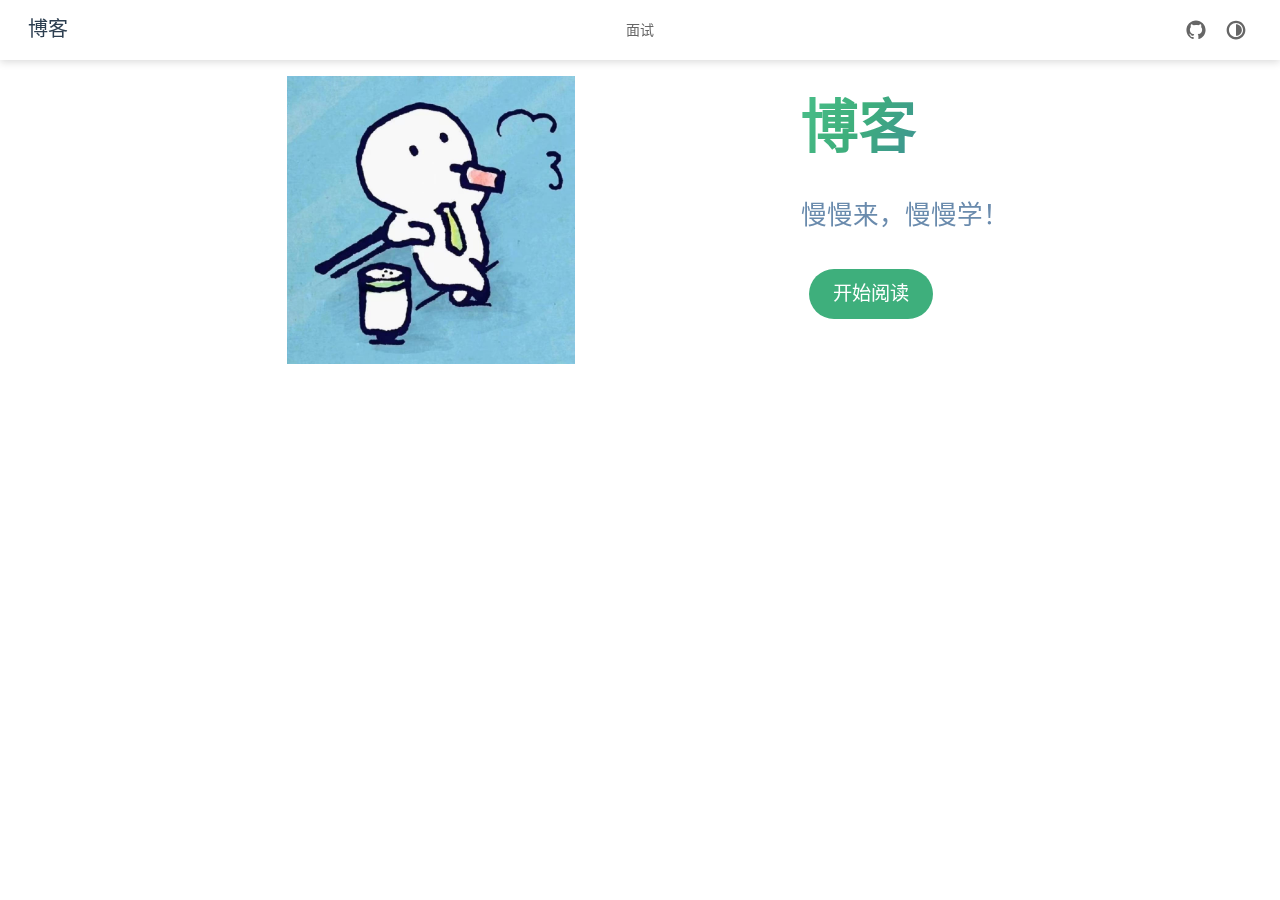
<file: index.html>
<!DOCTYPE html>
<html lang="zh-CN" data-theme="light">
  <head>
    <meta charset="utf-8" />
    <meta name="viewport" content="width=device-width,initial-scale=1" />
    <meta name="generator" content="VuePress 2.0.0-beta.62" />
    <meta name="theme" content="VuePress Theme Hope" />
    <link rel="icon" href="/images/logo.jpeg"><title>博客</title><meta name="description" content="慢慢来，慢慢学！">
    <style>
      :root {
        --bg-color: #fff;
      }

      html[data-theme="dark"] {
        --bg-color: #1d1e1f;
      }

      html,
      body {
        background: var(--bg-color);
      }
    </style>
    <script>
      const userMode = localStorage.getItem("vuepress-theme-hope-scheme");
      const systemDarkMode =
        window.matchMedia &&
        window.matchMedia("(prefers-color-scheme: dark)").matches;

      if (userMode === "dark" || (userMode !== "light" && systemDarkMode)) {
        document.documentElement.setAttribute("data-theme", "dark");
      }
    </script>
    <link rel="preload" href="/assets/style-7b49a33d.css" as="style"><link rel="stylesheet" href="/assets/style-7b49a33d.css">
    <link rel="modulepreload" href="/assets/app-8cd46aed.js"><link rel="modulepreload" href="/assets/index.html-9db457ce.js"><link rel="modulepreload" href="/assets/index.html-688fda91.js"><link rel="modulepreload" href="/assets/plugin-vue_export-helper-c27b6911.js"><link rel="prefetch" href="/assets/高频面试题.html-1bd33c32.js" as="script"><link rel="prefetch" href="/assets/404.html-81a48005.js" as="script"><link rel="prefetch" href="/assets/index.html-2881accf.js" as="script"><link rel="prefetch" href="/assets/高频面试题.html-9ce867d6.js" as="script"><link rel="prefetch" href="/assets/404.html-30f3489b.js" as="script"><link rel="prefetch" href="/assets/index.html-1d426205.js" as="script"><link rel="prefetch" href="/assets/photoswipe.esm-2450701e.js" as="script">
  </head>
  <body>
    <div id="app"><!--[--><!--[--><!--[--><span tabindex="-1"></span><a href="#main-content" class="skip-link sr-only">跳至主要內容</a><!--]--><!--[--><div class="theme-container no-sidebar"><!--[--><header class="navbar" id="navbar"><div class="navbar-start"><button type="button" class="toggle-sidebar-button" title="Toggle Sidebar"><span class="icon"></span></button><!--[--><!----><!--]--><!--[--><a aria-current="page" href="/" class="router-link-active router-link-exact-active brand"><!----><!----><span class="site-name">博客</span></a><!--]--><!--[--><!----><!--]--></div><div class="navbar-center"><!--[--><!----><!--]--><!--[--><nav class="nav-links"><div class="nav-item hide-in-mobile"><a href="/interview" class="nav-link" aria-label="面试"><!---->面试<!----></a></div></nav><!--]--><!--[--><!----><!--]--></div><div class="navbar-end"><!--[--><!----><!--]--><!--[--><!----><div class="nav-item"><a class="repo-link" href="https://github.com/zq9537/blog" target="_blank" rel="noopener noreferrer" aria-label="GitHub"><svg xmlns="http://www.w3.org/2000/svg" class="icon github-icon" viewBox="0 0 1024 1024" fill="currentColor" aria-label="github icon" style="width:1.25rem;height:1.25rem;vertical-align:middle;"><path d="M511.957 21.333C241.024 21.333 21.333 240.981 21.333 512c0 216.832 140.544 400.725 335.574 465.664 24.49 4.395 32.256-10.07 32.256-23.083 0-11.69.256-44.245 0-85.205-136.448 29.61-164.736-64.64-164.736-64.64-22.315-56.704-54.4-71.765-54.4-71.765-44.587-30.464 3.285-29.824 3.285-29.824 49.195 3.413 75.179 50.517 75.179 50.517 43.776 75.008 114.816 53.333 142.762 40.79 4.523-31.66 17.152-53.377 31.19-65.537-108.971-12.458-223.488-54.485-223.488-242.602 0-53.547 19.114-97.323 50.517-131.67-5.035-12.33-21.93-62.293 4.779-129.834 0 0 41.258-13.184 134.912 50.346a469.803 469.803 0 0 1 122.88-16.554c41.642.213 83.626 5.632 122.88 16.554 93.653-63.488 134.784-50.346 134.784-50.346 26.752 67.541 9.898 117.504 4.864 129.834 31.402 34.347 50.474 78.123 50.474 131.67 0 188.586-114.73 230.016-224.042 242.09 17.578 15.232 33.578 44.672 33.578 90.454v135.85c0 13.142 7.936 27.606 32.854 22.87C862.25 912.597 1002.667 728.747 1002.667 512c0-271.019-219.648-490.667-490.71-490.667z"></path></svg></a></div><div class="nav-item hide-in-mobile"><button type="button" id="appearance-switch"><svg xmlns="http://www.w3.org/2000/svg" class="icon auto-icon" viewBox="0 0 1024 1024" fill="currentColor" aria-label="auto icon" style="display:block;"><path d="M512 992C246.92 992 32 777.08 32 512S246.92 32 512 32s480 214.92 480 480-214.92 480-480 480zm0-840c-198.78 0-360 161.22-360 360 0 198.84 161.22 360 360 360s360-161.16 360-360c0-198.78-161.22-360-360-360zm0 660V212c165.72 0 300 134.34 300 300 0 165.72-134.28 300-300 300z"></path></svg><svg xmlns="http://www.w3.org/2000/svg" class="icon dark-icon" viewBox="0 0 1024 1024" fill="currentColor" aria-label="dark icon" style="display:none;"><path d="M524.8 938.667h-4.267a439.893 439.893 0 0 1-313.173-134.4 446.293 446.293 0 0 1-11.093-597.334A432.213 432.213 0 0 1 366.933 90.027a42.667 42.667 0 0 1 45.227 9.386 42.667 42.667 0 0 1 10.24 42.667 358.4 358.4 0 0 0 82.773 375.893 361.387 361.387 0 0 0 376.747 82.774 42.667 42.667 0 0 1 54.187 55.04 433.493 433.493 0 0 1-99.84 154.88 438.613 438.613 0 0 1-311.467 128z"></path></svg><svg xmlns="http://www.w3.org/2000/svg" class="icon light-icon" viewBox="0 0 1024 1024" fill="currentColor" aria-label="light icon" style="display:none;"><path d="M952 552h-80a40 40 0 0 1 0-80h80a40 40 0 0 1 0 80zM801.88 280.08a41 41 0 0 1-57.96-57.96l57.96-58a41.04 41.04 0 0 1 58 58l-58 57.96zM512 752a240 240 0 1 1 0-480 240 240 0 0 1 0 480zm0-560a40 40 0 0 1-40-40V72a40 40 0 0 1 80 0v80a40 40 0 0 1-40 40zm-289.88 88.08-58-57.96a41.04 41.04 0 0 1 58-58l57.96 58a41 41 0 0 1-57.96 57.96zM192 512a40 40 0 0 1-40 40H72a40 40 0 0 1 0-80h80a40 40 0 0 1 40 40zm30.12 231.92a41 41 0 0 1 57.96 57.96l-57.96 58a41.04 41.04 0 0 1-58-58l58-57.96zM512 832a40 40 0 0 1 40 40v80a40 40 0 0 1-80 0v-80a40 40 0 0 1 40-40zm289.88-88.08 58 57.96a41.04 41.04 0 0 1-58 58l-57.96-58a41 41 0 0 1 57.96-57.96z"></path></svg></button></div><!----><!--]--><!--[--><!----><!--]--><button type="button" class="toggle-navbar-button" aria-label="Toggle Navbar" aria-expanded="false" aria-controls="nav-screen"><span class="button-container"><span class="button-top"></span><span class="button-middle"></span><span class="button-bottom"></span></span></button></div></header><!----><!--]--><!----><div class="toggle-sidebar-wrapper"><span class="arrow start"></span></div><aside class="sidebar" id="sidebar"><!--[--><!----><!--]--><ul class="sidebar-links"></ul><!--[--><!----><!--]--></aside><!--[--><main class="home project pure" id="main-content" aria-labelledby="main-title"><!----><header class="hero-info-wrapper"><!--[--><img class="" src="/images/logo.jpeg" alt="博客"><!--]--><div class="hero-info"><h1 id="main-title">博客</h1><p class="description">慢慢来，慢慢学！</p><p class="actions"><a href="/interview/高频面试题.html" class="nav-link action-button primary" aria-label="开始阅读"><!---->开始阅读<!----></a></p></div></header><!--[--><!--]--><!----><div class="theme-hope-content"></div><!----></main><!--]--><!----></div><!--]--><!--]--><!----><!--]--></div>
    <script type="module" src="/assets/app-8cd46aed.js" defer></script>
  </body>
</html>
</file>
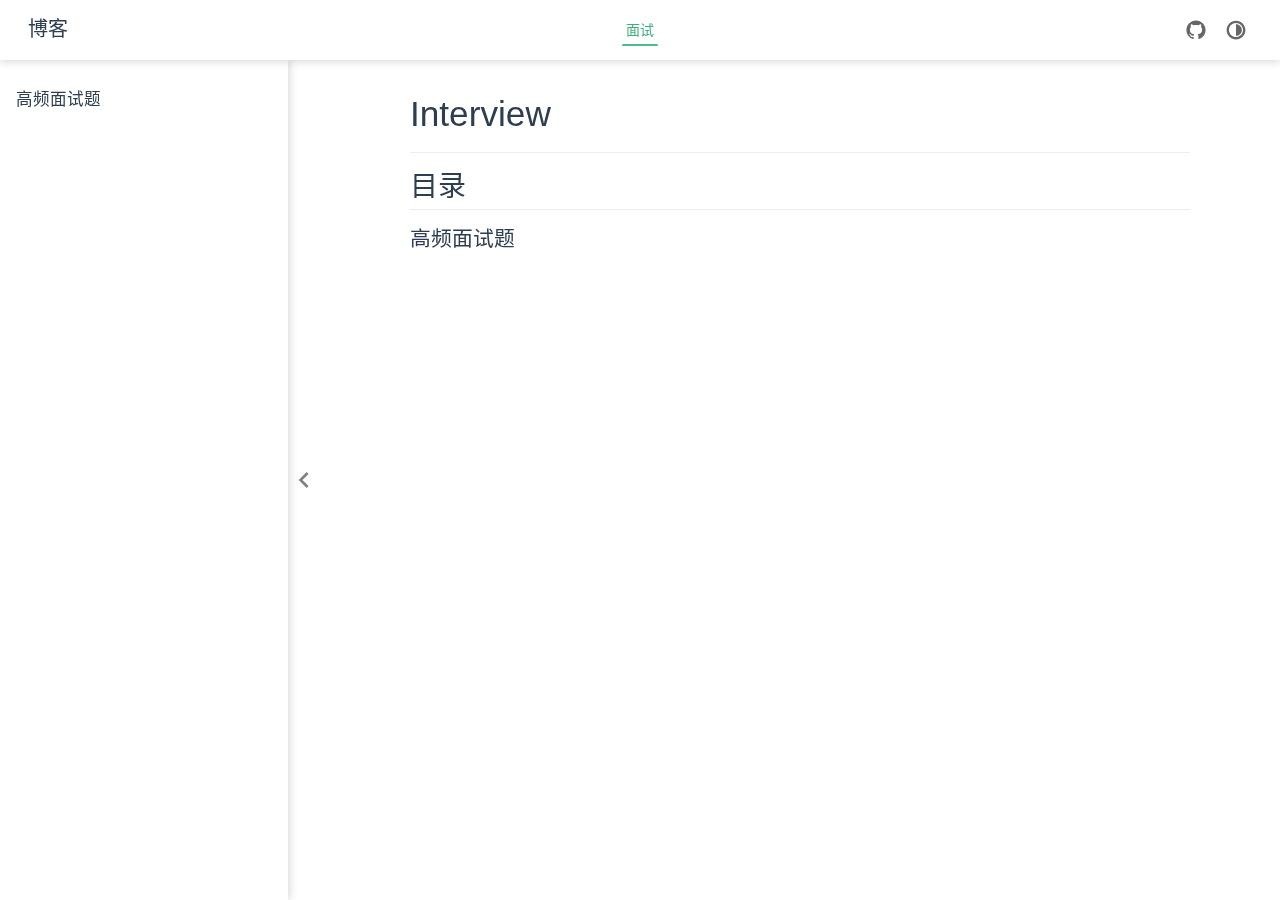
<file: interview/index.html>
<!DOCTYPE html>
<html lang="zh-CN" data-theme="light">
  <head>
    <meta charset="utf-8" />
    <meta name="viewport" content="width=device-width,initial-scale=1" />
    <meta name="generator" content="VuePress 2.0.0-beta.62" />
    <meta name="theme" content="VuePress Theme Hope" />
    <link rel="icon" href="/images/logo.jpeg"><title>Interview | 博客</title><meta name="description" content="慢慢来，慢慢学！">
    <style>
      :root {
        --bg-color: #fff;
      }

      html[data-theme="dark"] {
        --bg-color: #1d1e1f;
      }

      html,
      body {
        background: var(--bg-color);
      }
    </style>
    <script>
      const userMode = localStorage.getItem("vuepress-theme-hope-scheme");
      const systemDarkMode =
        window.matchMedia &&
        window.matchMedia("(prefers-color-scheme: dark)").matches;

      if (userMode === "dark" || (userMode !== "light" && systemDarkMode)) {
        document.documentElement.setAttribute("data-theme", "dark");
      }
    </script>
    <link rel="preload" href="/assets/style-7b49a33d.css" as="style"><link rel="stylesheet" href="/assets/style-7b49a33d.css">
    <link rel="modulepreload" href="/assets/app-8cd46aed.js"><link rel="modulepreload" href="/assets/index.html-2881accf.js"><link rel="modulepreload" href="/assets/index.html-1d426205.js"><link rel="modulepreload" href="/assets/plugin-vue_export-helper-c27b6911.js"><link rel="prefetch" href="/assets/index.html-9db457ce.js" as="script"><link rel="prefetch" href="/assets/高频面试题.html-1bd33c32.js" as="script"><link rel="prefetch" href="/assets/404.html-81a48005.js" as="script"><link rel="prefetch" href="/assets/index.html-688fda91.js" as="script"><link rel="prefetch" href="/assets/高频面试题.html-9ce867d6.js" as="script"><link rel="prefetch" href="/assets/404.html-30f3489b.js" as="script"><link rel="prefetch" href="/assets/photoswipe.esm-2450701e.js" as="script">
  </head>
  <body>
    <div id="app"><!--[--><!--[--><!--[--><span tabindex="-1"></span><a href="#main-content" class="skip-link sr-only">跳至主要內容</a><!--]--><!--[--><div class="theme-container has-toc"><!--[--><header class="navbar" id="navbar"><div class="navbar-start"><button type="button" class="toggle-sidebar-button" title="Toggle Sidebar"><span class="icon"></span></button><!--[--><!----><!--]--><!--[--><a href="/" class="brand"><!----><!----><span class="site-name">博客</span></a><!--]--><!--[--><!----><!--]--></div><div class="navbar-center"><!--[--><!----><!--]--><!--[--><nav class="nav-links"><div class="nav-item hide-in-mobile"><a aria-current="page" href="/interview" class="router-link-active router-link-exact-active nav-link active" aria-label="面试"><!---->面试<!----></a></div></nav><!--]--><!--[--><!----><!--]--></div><div class="navbar-end"><!--[--><!----><!--]--><!--[--><!----><div class="nav-item"><a class="repo-link" href="https://github.com/zq9537/blog" target="_blank" rel="noopener noreferrer" aria-label="GitHub"><svg xmlns="http://www.w3.org/2000/svg" class="icon github-icon" viewBox="0 0 1024 1024" fill="currentColor" aria-label="github icon" style="width:1.25rem;height:1.25rem;vertical-align:middle;"><path d="M511.957 21.333C241.024 21.333 21.333 240.981 21.333 512c0 216.832 140.544 400.725 335.574 465.664 24.49 4.395 32.256-10.07 32.256-23.083 0-11.69.256-44.245 0-85.205-136.448 29.61-164.736-64.64-164.736-64.64-22.315-56.704-54.4-71.765-54.4-71.765-44.587-30.464 3.285-29.824 3.285-29.824 49.195 3.413 75.179 50.517 75.179 50.517 43.776 75.008 114.816 53.333 142.762 40.79 4.523-31.66 17.152-53.377 31.19-65.537-108.971-12.458-223.488-54.485-223.488-242.602 0-53.547 19.114-97.323 50.517-131.67-5.035-12.33-21.93-62.293 4.779-129.834 0 0 41.258-13.184 134.912 50.346a469.803 469.803 0 0 1 122.88-16.554c41.642.213 83.626 5.632 122.88 16.554 93.653-63.488 134.784-50.346 134.784-50.346 26.752 67.541 9.898 117.504 4.864 129.834 31.402 34.347 50.474 78.123 50.474 131.67 0 188.586-114.73 230.016-224.042 242.09 17.578 15.232 33.578 44.672 33.578 90.454v135.85c0 13.142 7.936 27.606 32.854 22.87C862.25 912.597 1002.667 728.747 1002.667 512c0-271.019-219.648-490.667-490.71-490.667z"></path></svg></a></div><div class="nav-item hide-in-mobile"><button type="button" id="appearance-switch"><svg xmlns="http://www.w3.org/2000/svg" class="icon auto-icon" viewBox="0 0 1024 1024" fill="currentColor" aria-label="auto icon" style="display:block;"><path d="M512 992C246.92 992 32 777.08 32 512S246.92 32 512 32s480 214.92 480 480-214.92 480-480 480zm0-840c-198.78 0-360 161.22-360 360 0 198.84 161.22 360 360 360s360-161.16 360-360c0-198.78-161.22-360-360-360zm0 660V212c165.72 0 300 134.34 300 300 0 165.72-134.28 300-300 300z"></path></svg><svg xmlns="http://www.w3.org/2000/svg" class="icon dark-icon" viewBox="0 0 1024 1024" fill="currentColor" aria-label="dark icon" style="display:none;"><path d="M524.8 938.667h-4.267a439.893 439.893 0 0 1-313.173-134.4 446.293 446.293 0 0 1-11.093-597.334A432.213 432.213 0 0 1 366.933 90.027a42.667 42.667 0 0 1 45.227 9.386 42.667 42.667 0 0 1 10.24 42.667 358.4 358.4 0 0 0 82.773 375.893 361.387 361.387 0 0 0 376.747 82.774 42.667 42.667 0 0 1 54.187 55.04 433.493 433.493 0 0 1-99.84 154.88 438.613 438.613 0 0 1-311.467 128z"></path></svg><svg xmlns="http://www.w3.org/2000/svg" class="icon light-icon" viewBox="0 0 1024 1024" fill="currentColor" aria-label="light icon" style="display:none;"><path d="M952 552h-80a40 40 0 0 1 0-80h80a40 40 0 0 1 0 80zM801.88 280.08a41 41 0 0 1-57.96-57.96l57.96-58a41.04 41.04 0 0 1 58 58l-58 57.96zM512 752a240 240 0 1 1 0-480 240 240 0 0 1 0 480zm0-560a40 40 0 0 1-40-40V72a40 40 0 0 1 80 0v80a40 40 0 0 1-40 40zm-289.88 88.08-58-57.96a41.04 41.04 0 0 1 58-58l57.96 58a41 41 0 0 1-57.96 57.96zM192 512a40 40 0 0 1-40 40H72a40 40 0 0 1 0-80h80a40 40 0 0 1 40 40zm30.12 231.92a41 41 0 0 1 57.96 57.96l-57.96 58a41.04 41.04 0 0 1-58-58l58-57.96zM512 832a40 40 0 0 1 40 40v80a40 40 0 0 1-80 0v-80a40 40 0 0 1 40-40zm289.88-88.08 58 57.96a41.04 41.04 0 0 1-58 58l-57.96-58a41 41 0 0 1 57.96-57.96z"></path></svg></button></div><!----><!--]--><!--[--><!----><!--]--><button type="button" class="toggle-navbar-button" aria-label="Toggle Navbar" aria-expanded="false" aria-controls="nav-screen"><span class="button-container"><span class="button-top"></span><span class="button-middle"></span><span class="button-bottom"></span></span></button></div></header><!----><!--]--><!----><div class="toggle-sidebar-wrapper"><span class="arrow start"></span></div><aside class="sidebar" id="sidebar"><!--[--><!----><!--]--><ul class="sidebar-links"><li><!--[--><a href="/interview/%E9%AB%98%E9%A2%91%E9%9D%A2%E8%AF%95%E9%A2%98.html" class="nav-link sidebar-link sidebar-page" aria-label="高频面试题"><!---->高频面试题<!----></a><ul class="sidebar-sub-headers"></ul><!--]--></li></ul><!--[--><!----><!--]--></aside><!--[--><main class="page" id="main-content"><!--[--><!----><!----><nav class="breadcrumb disable"></nav><div class="page-title"><h1><!---->Interview</h1><!----><hr></div><!----><!----><div class="theme-hope-content"><div class="auto-catalog-wrapper"><h2 class="main-title">目录</h2><!--[--><!--[--><h3 id="高频面试题" class="child-title"><a href="#高频面试题" class="header-anchor">#</a><a href="/interview/%E9%AB%98%E9%A2%91%E9%9D%A2%E8%AF%95%E9%A2%98.html" class="catalog-title"><!----><!---->高频面试题</a></h3><!----><!--]--><!--]--></div></div><!----><footer class="page-meta"><!----><div class="meta-item git-info"><!----><!----></div></footer><!----><!----><!----><!--]--></main><!--]--><!----></div><!--]--><!--]--><!----><!--]--></div>
    <script type="module" src="/assets/app-8cd46aed.js" defer></script>
  </body>
</html>
</file>
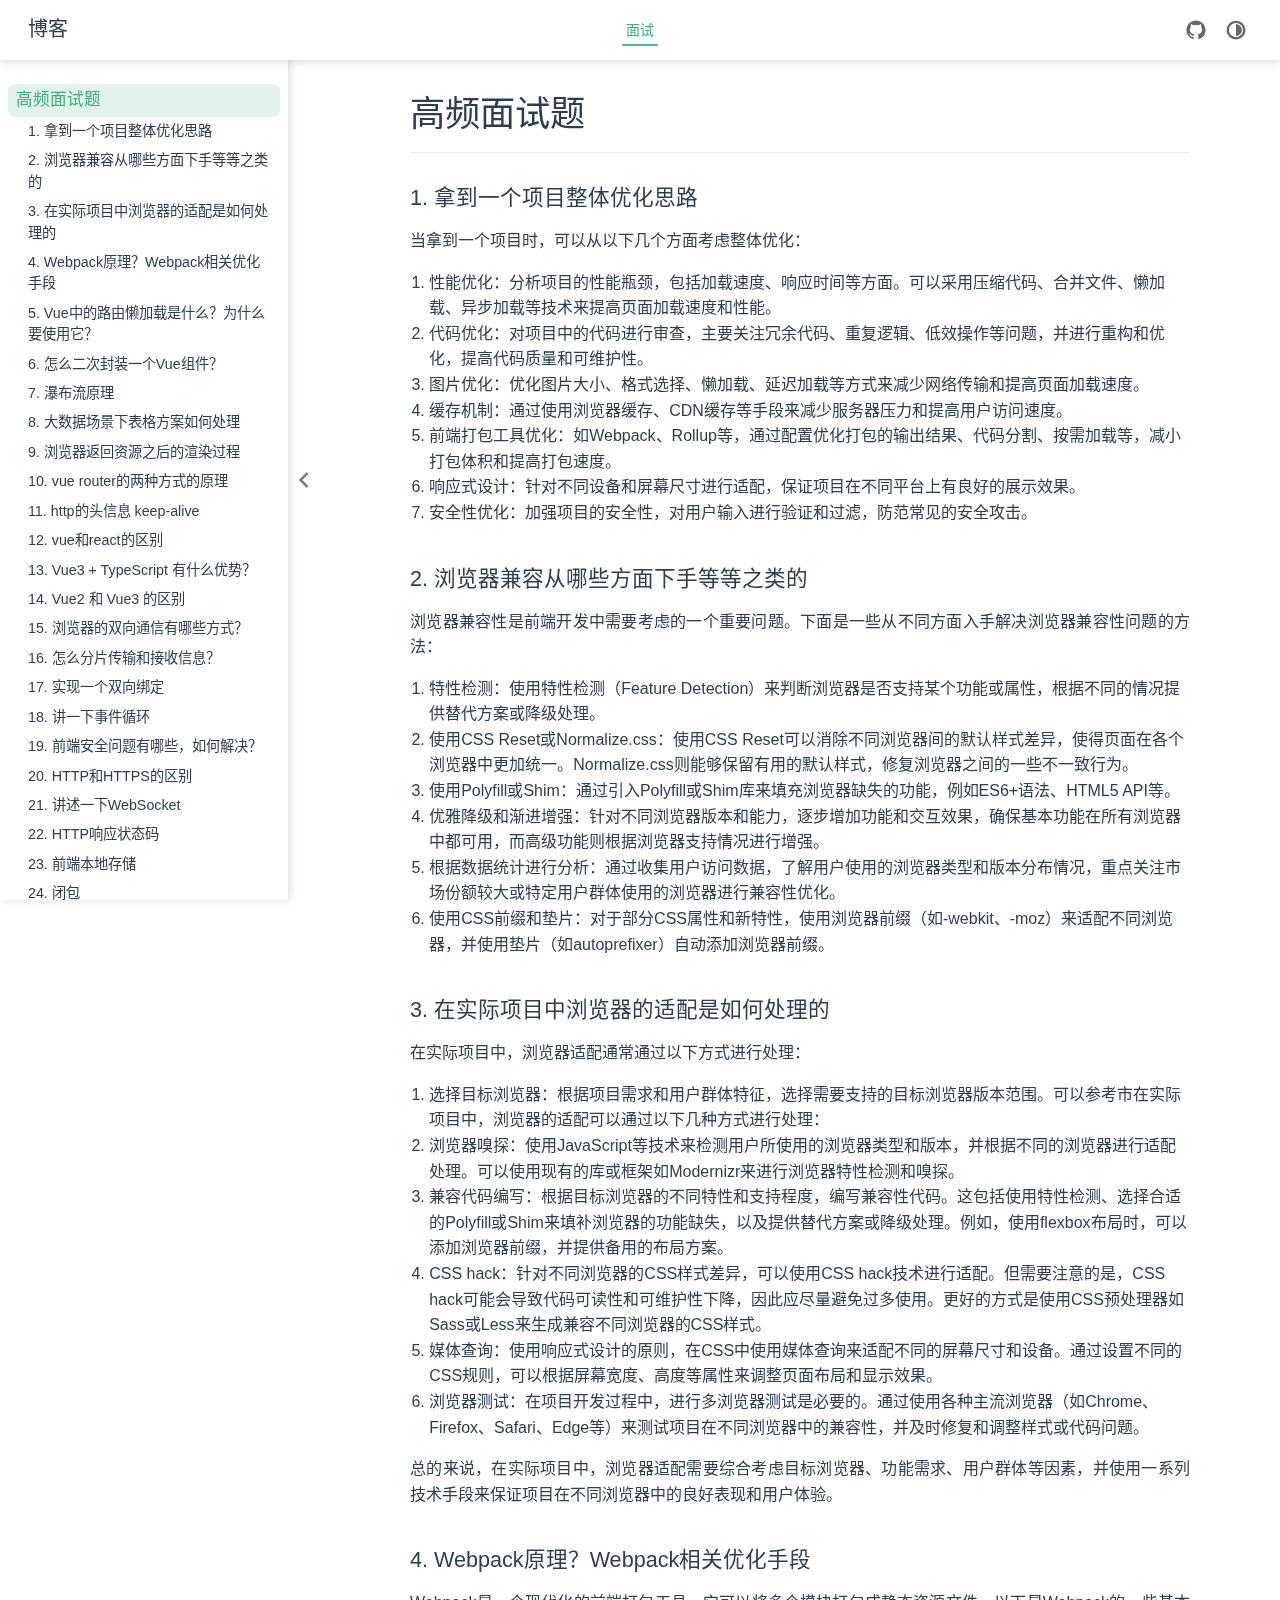
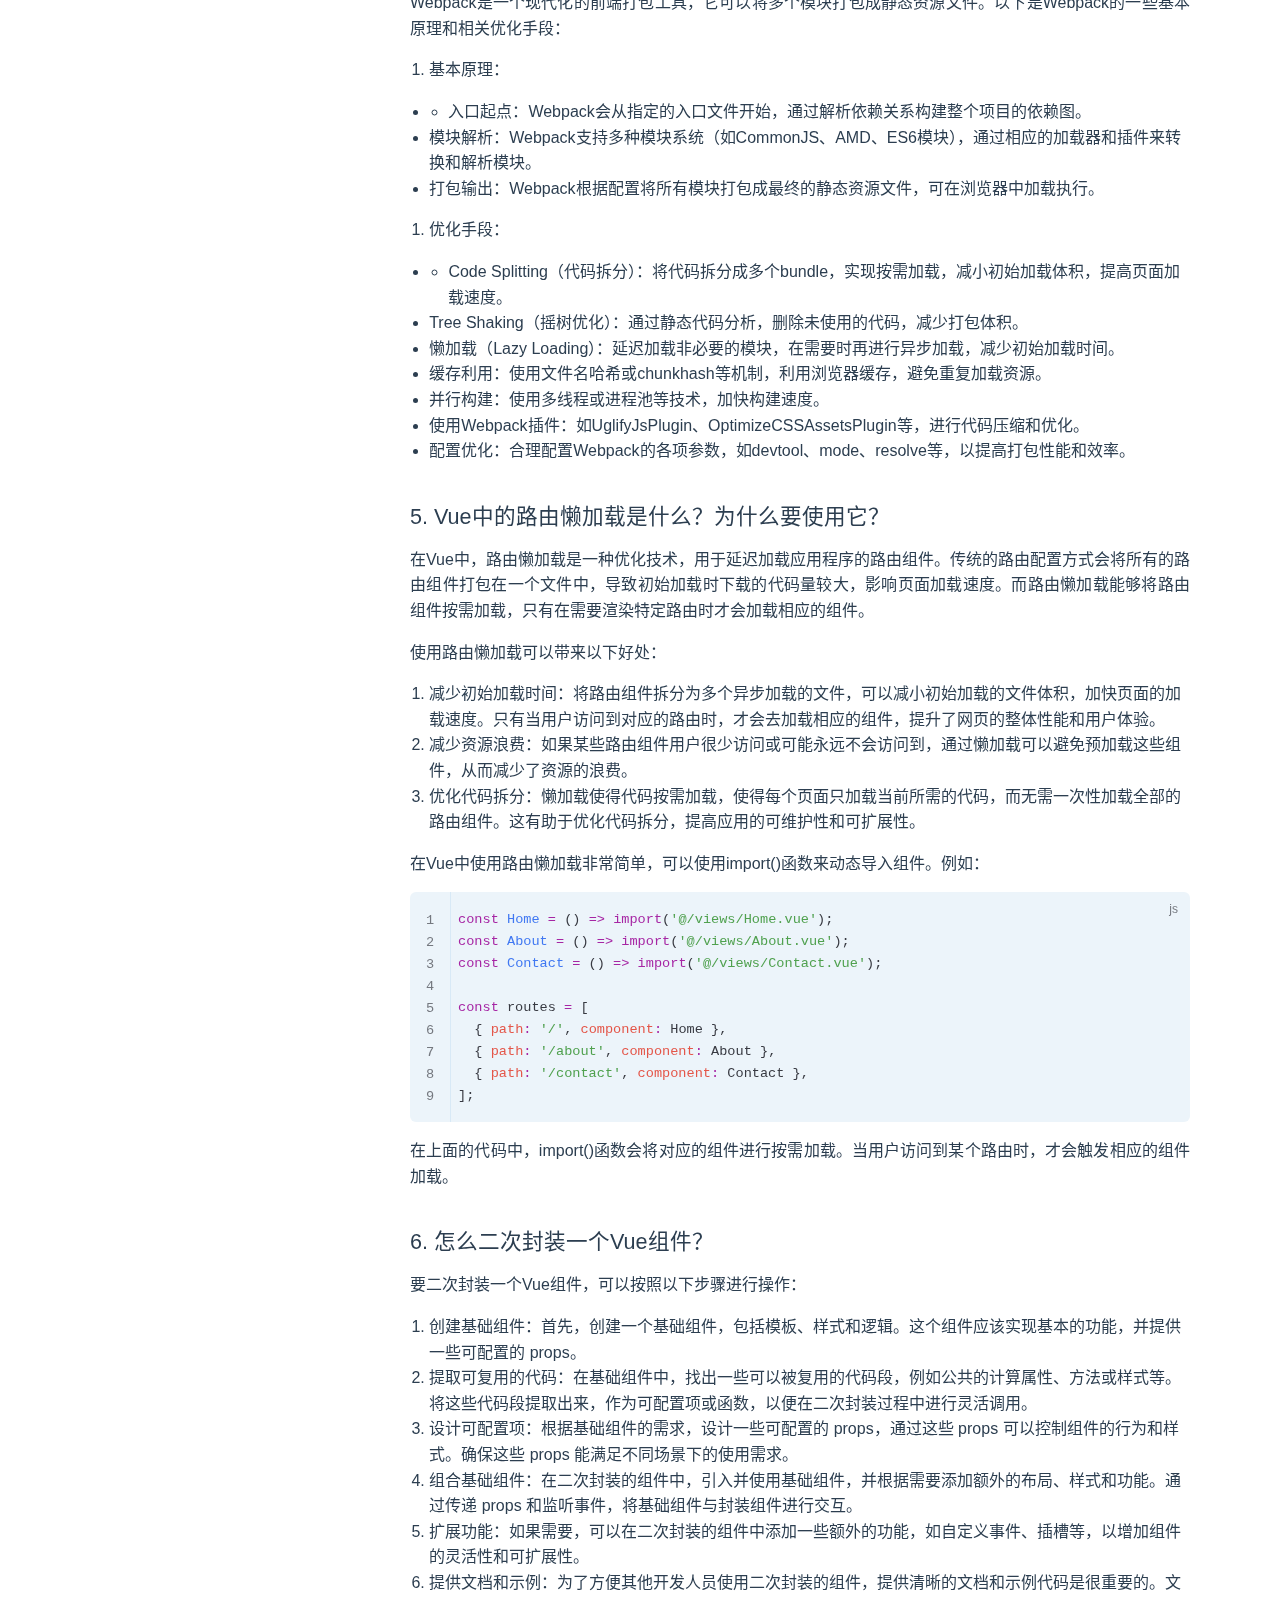
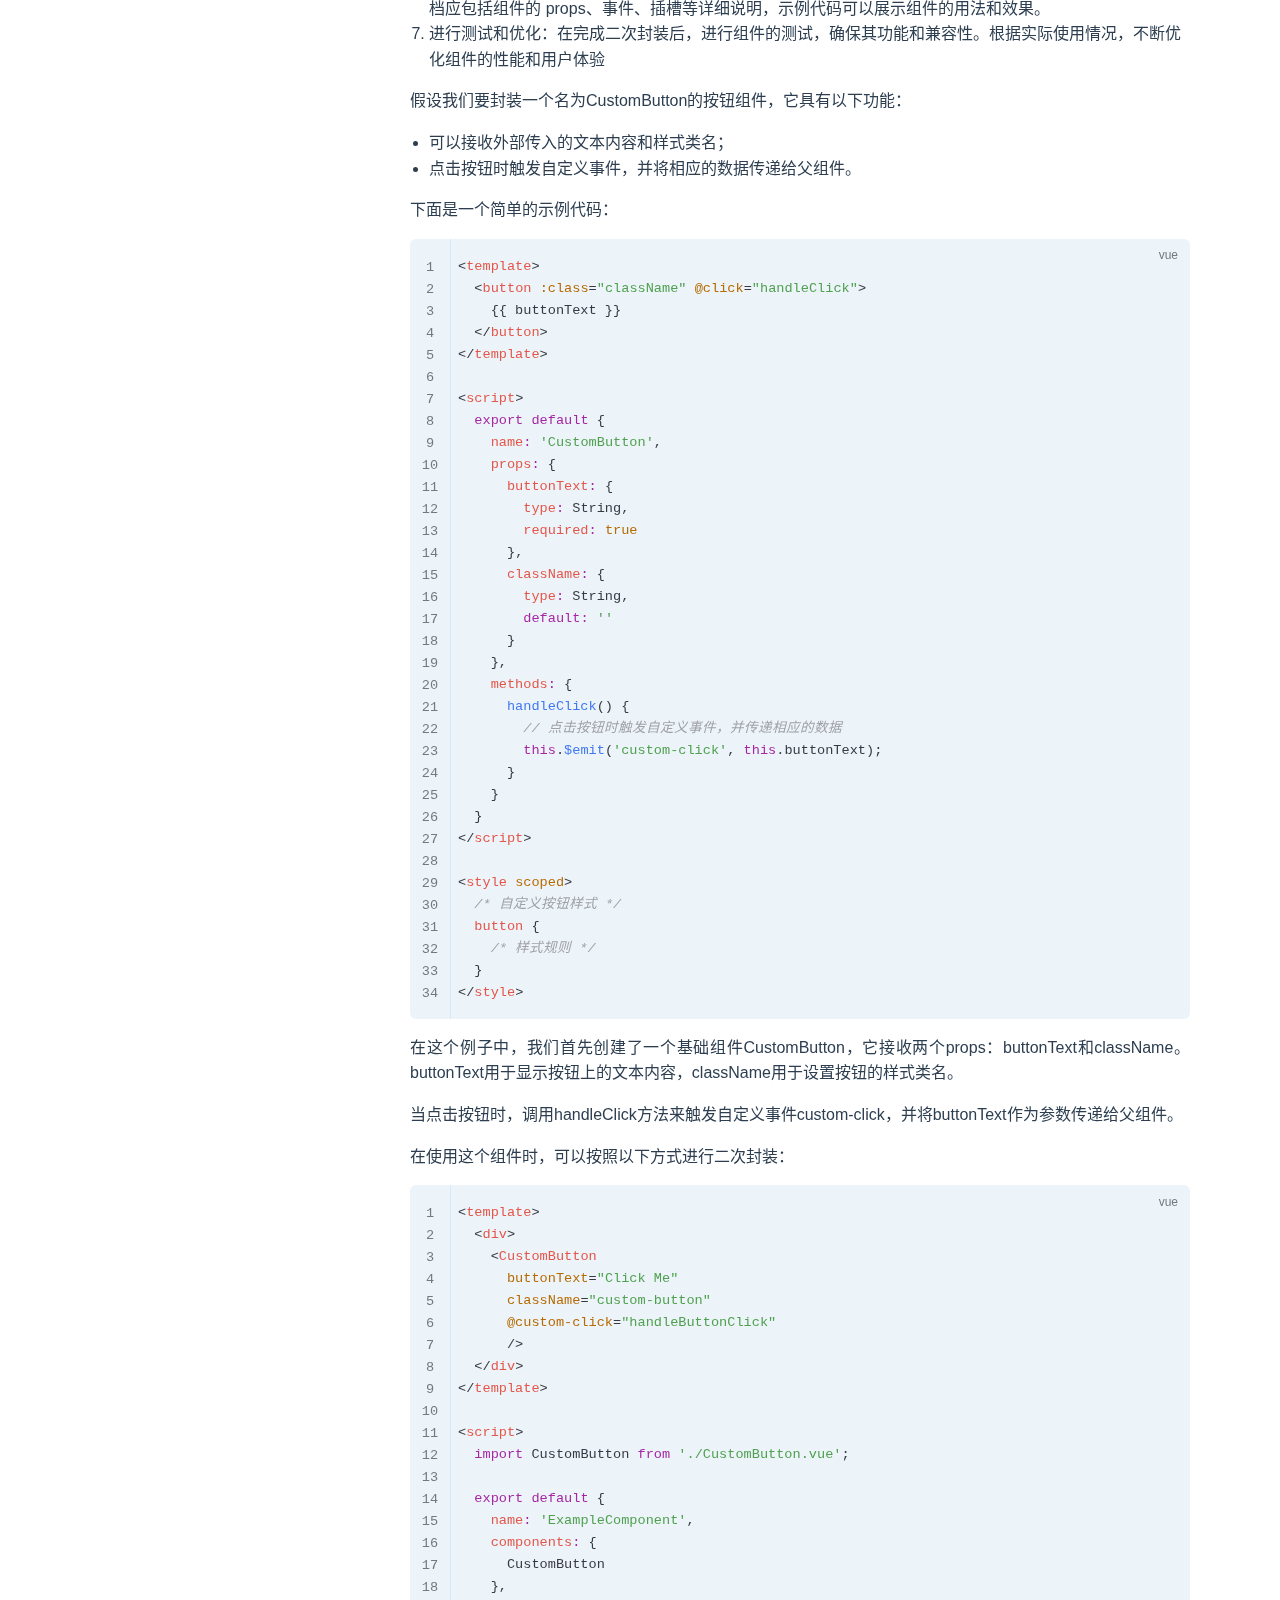
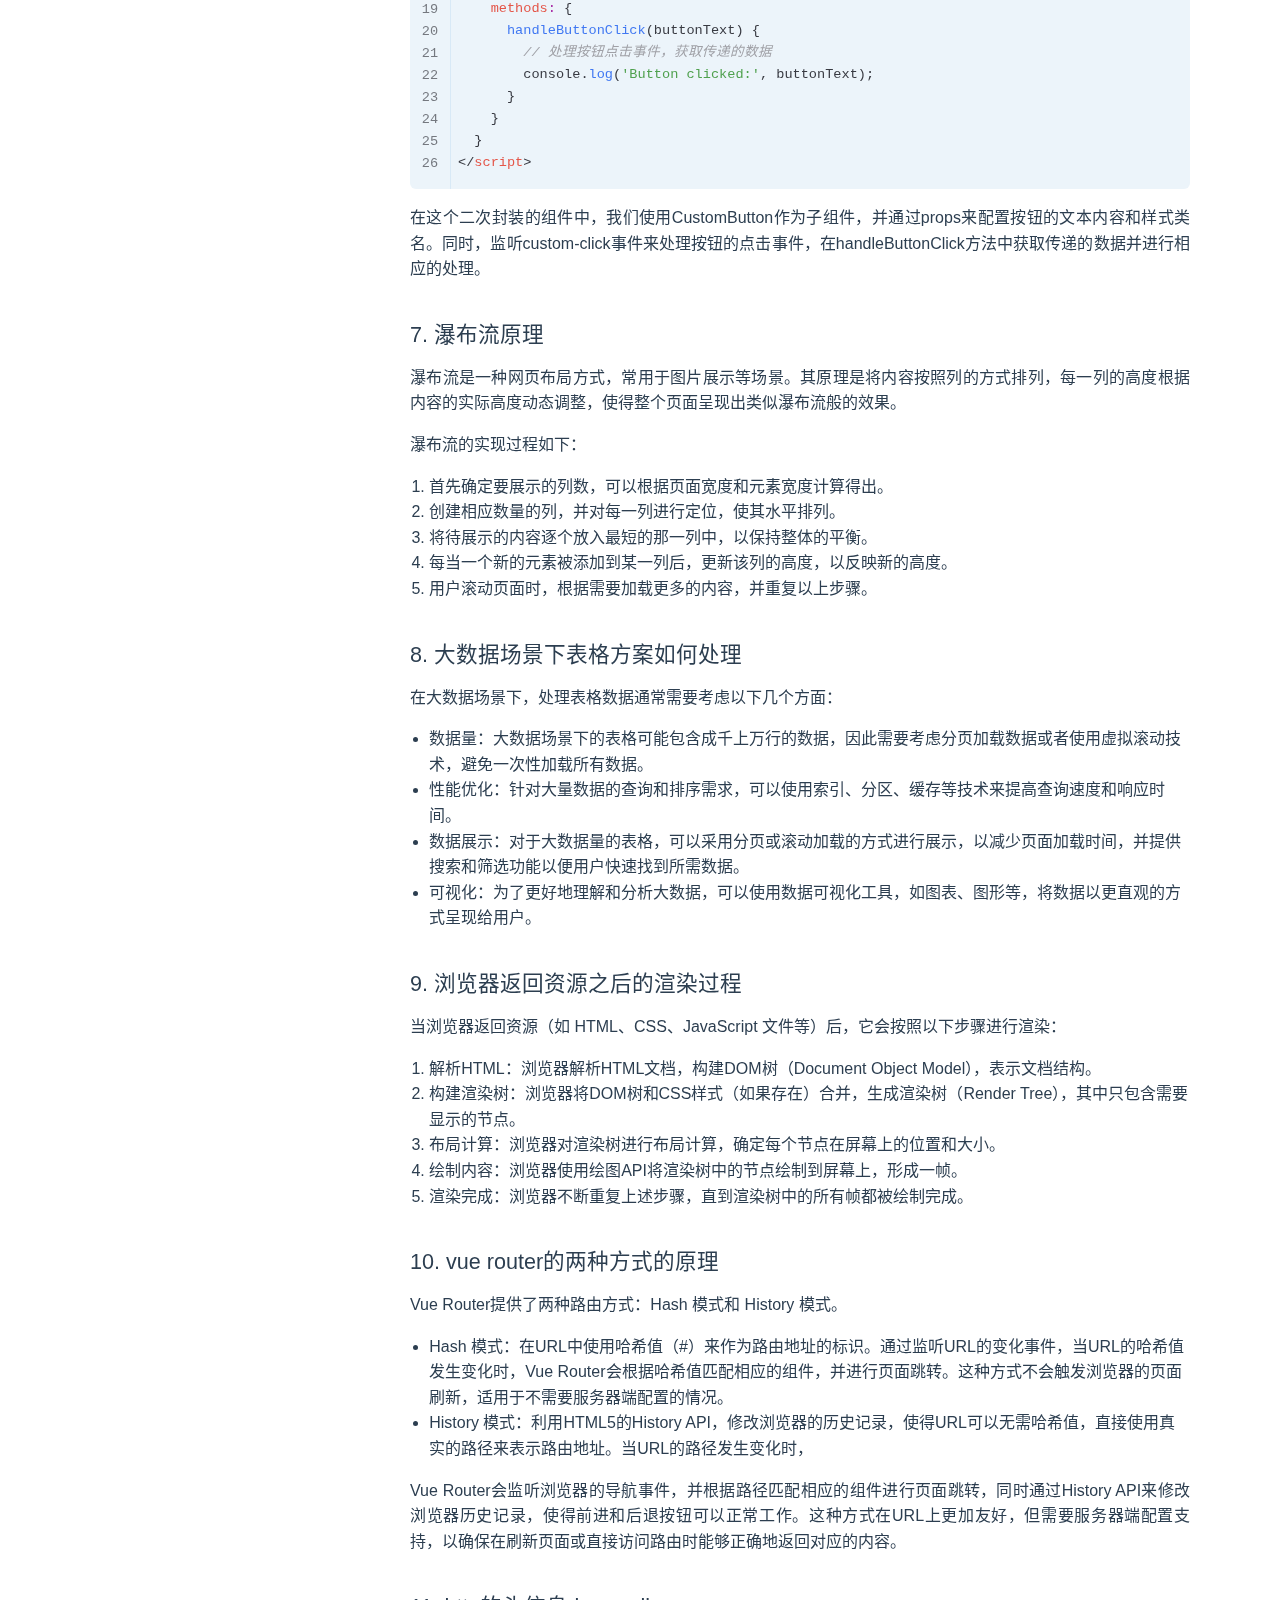
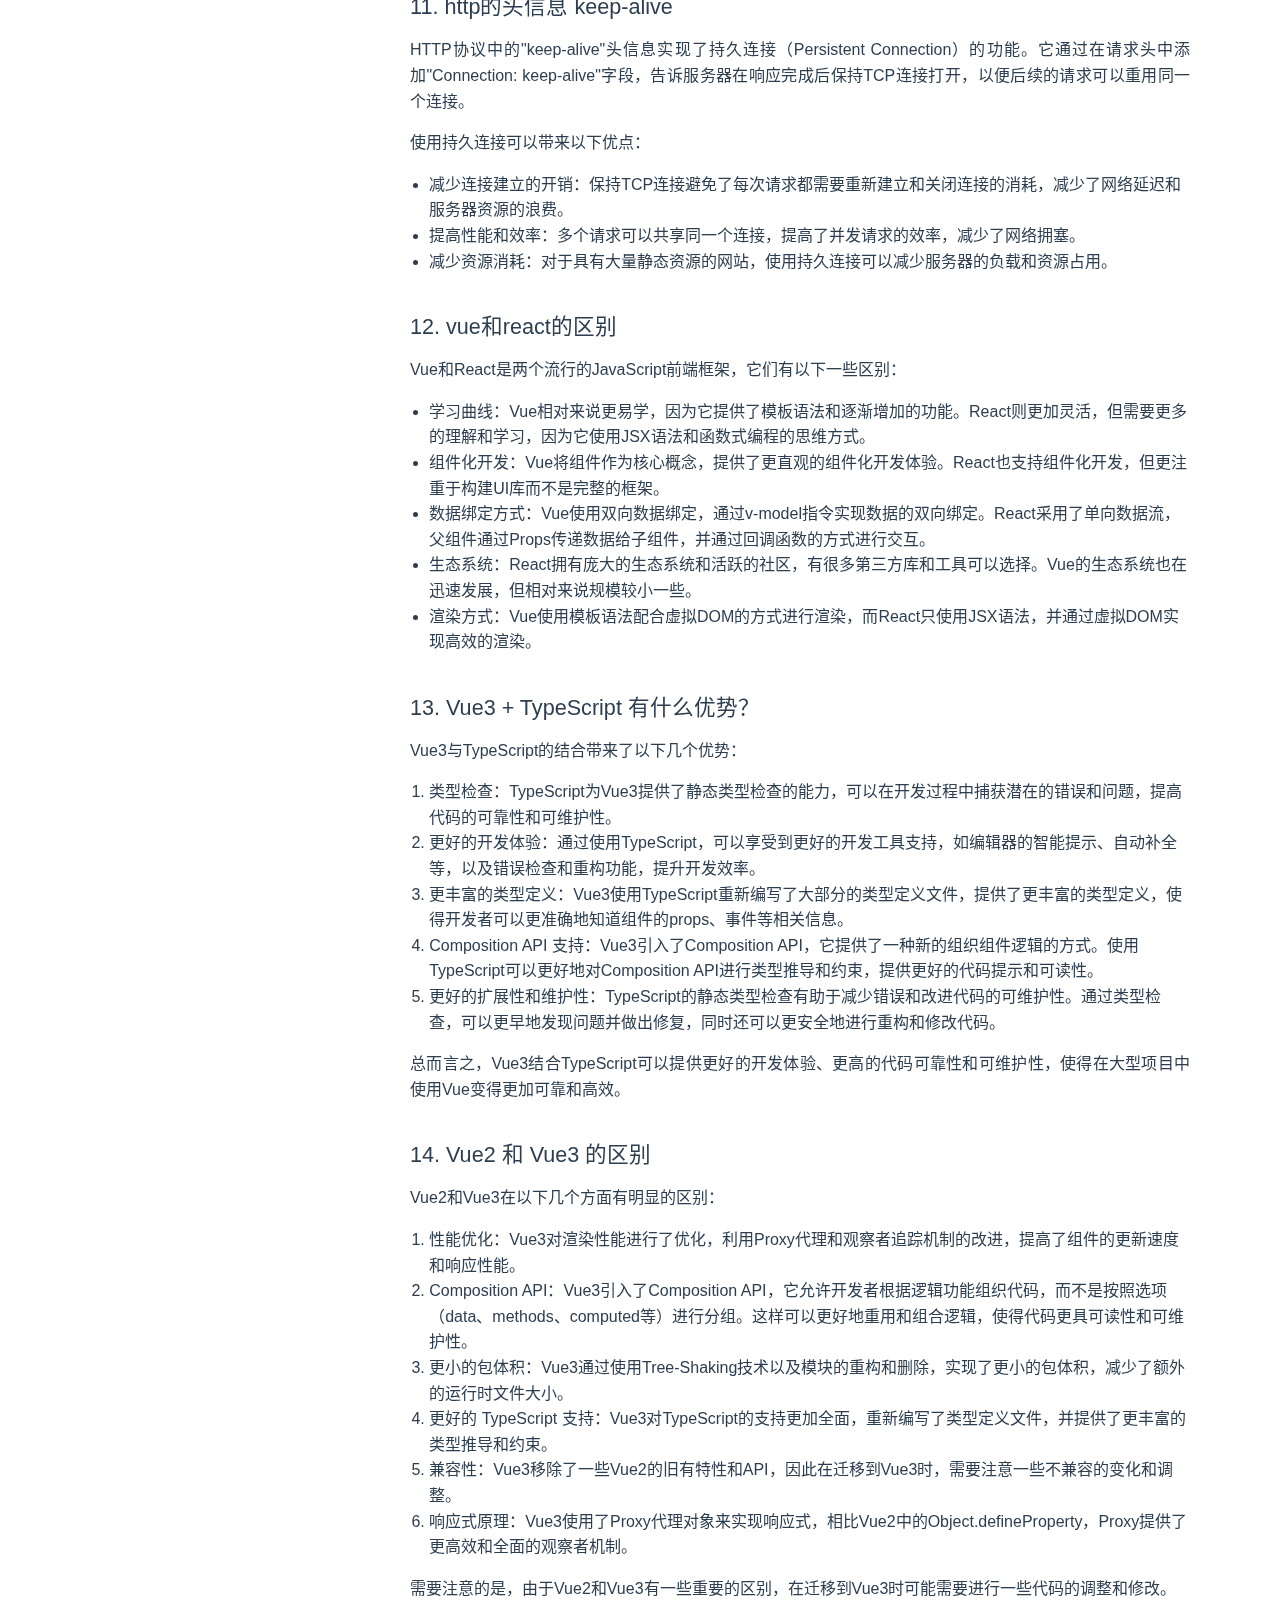
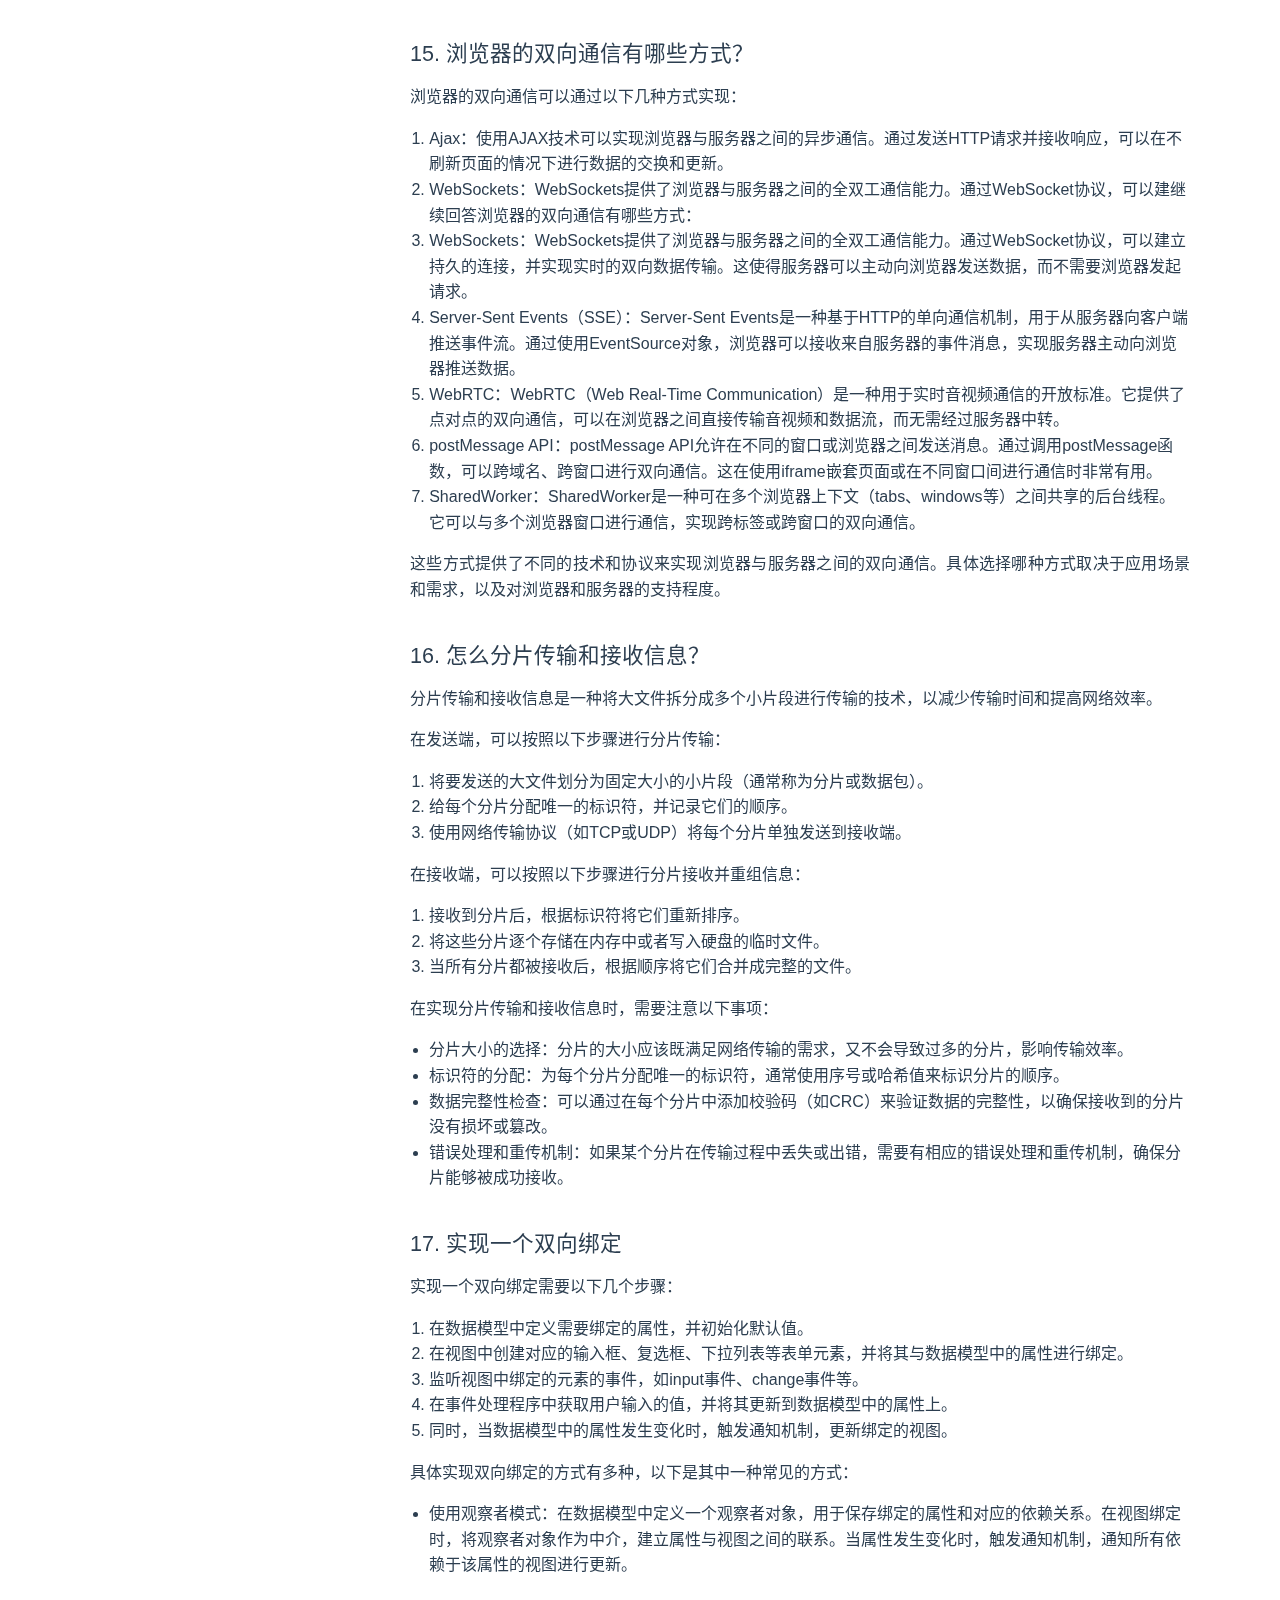
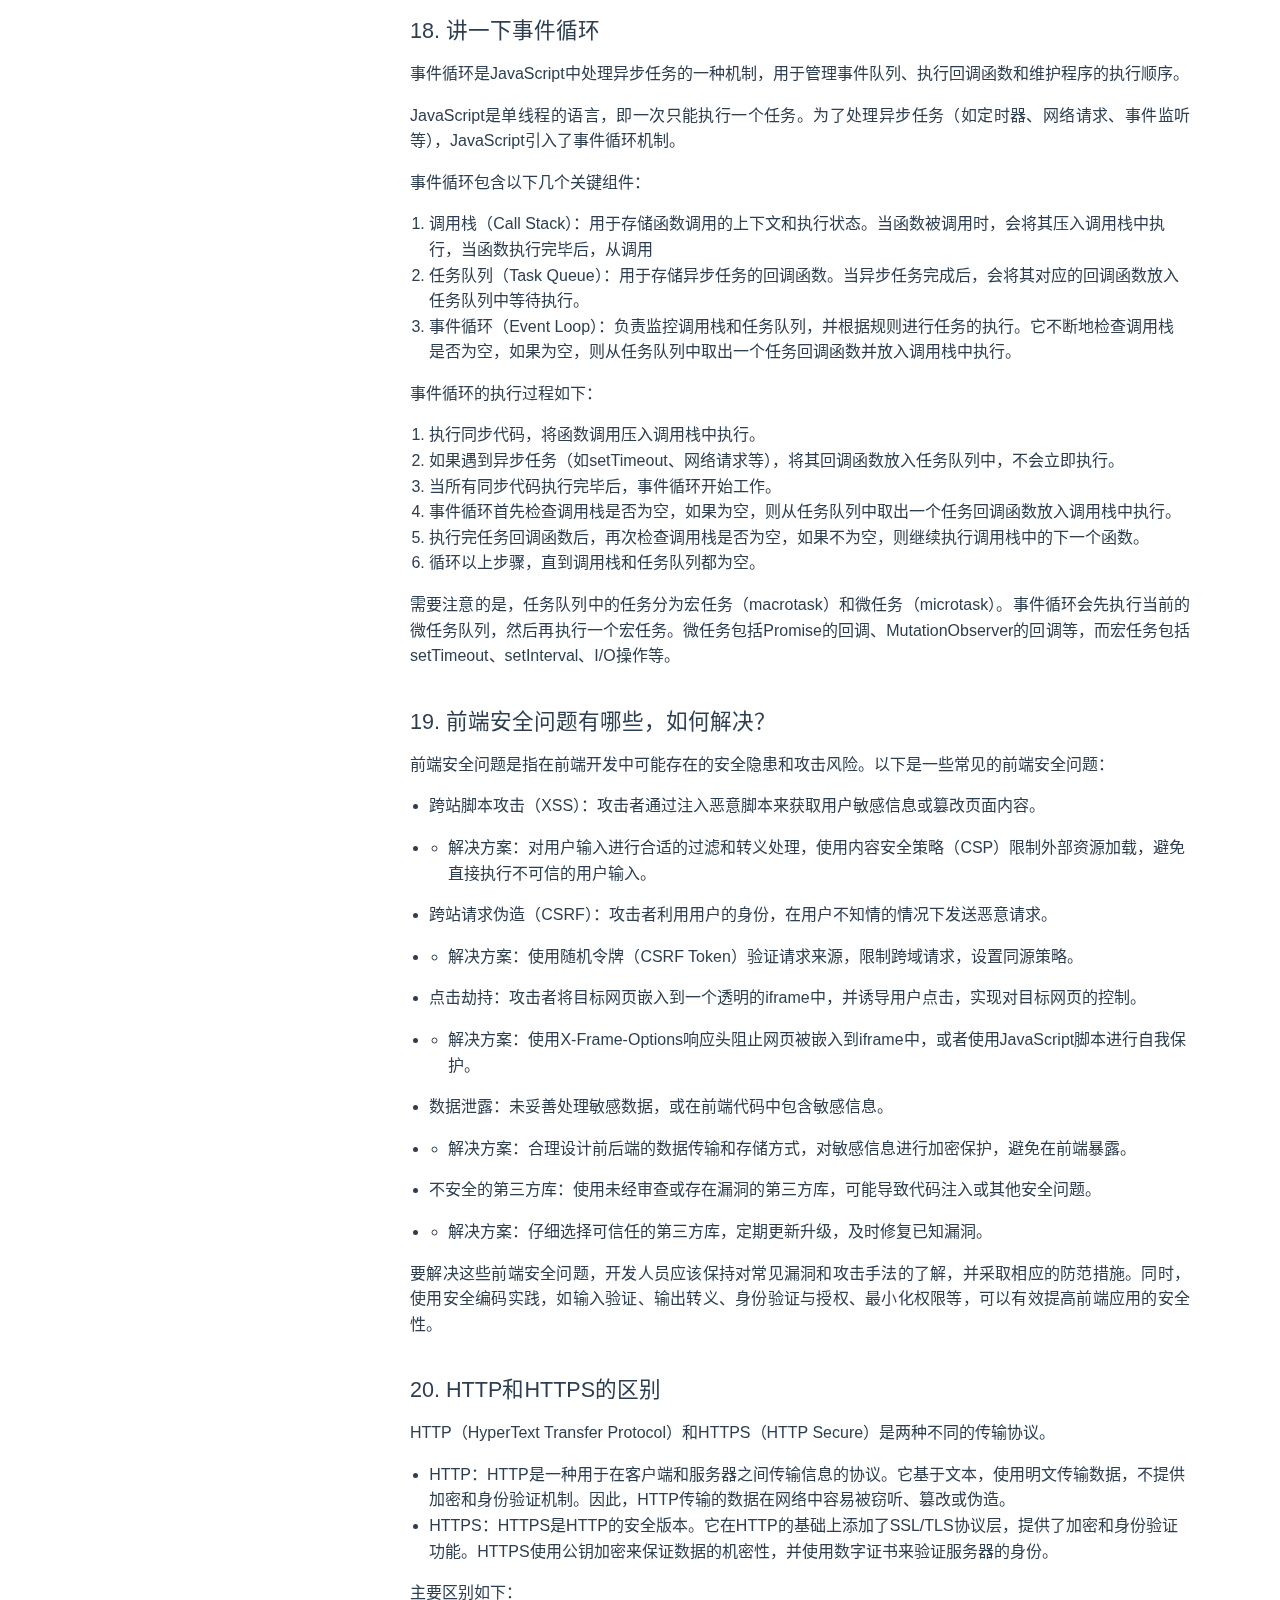
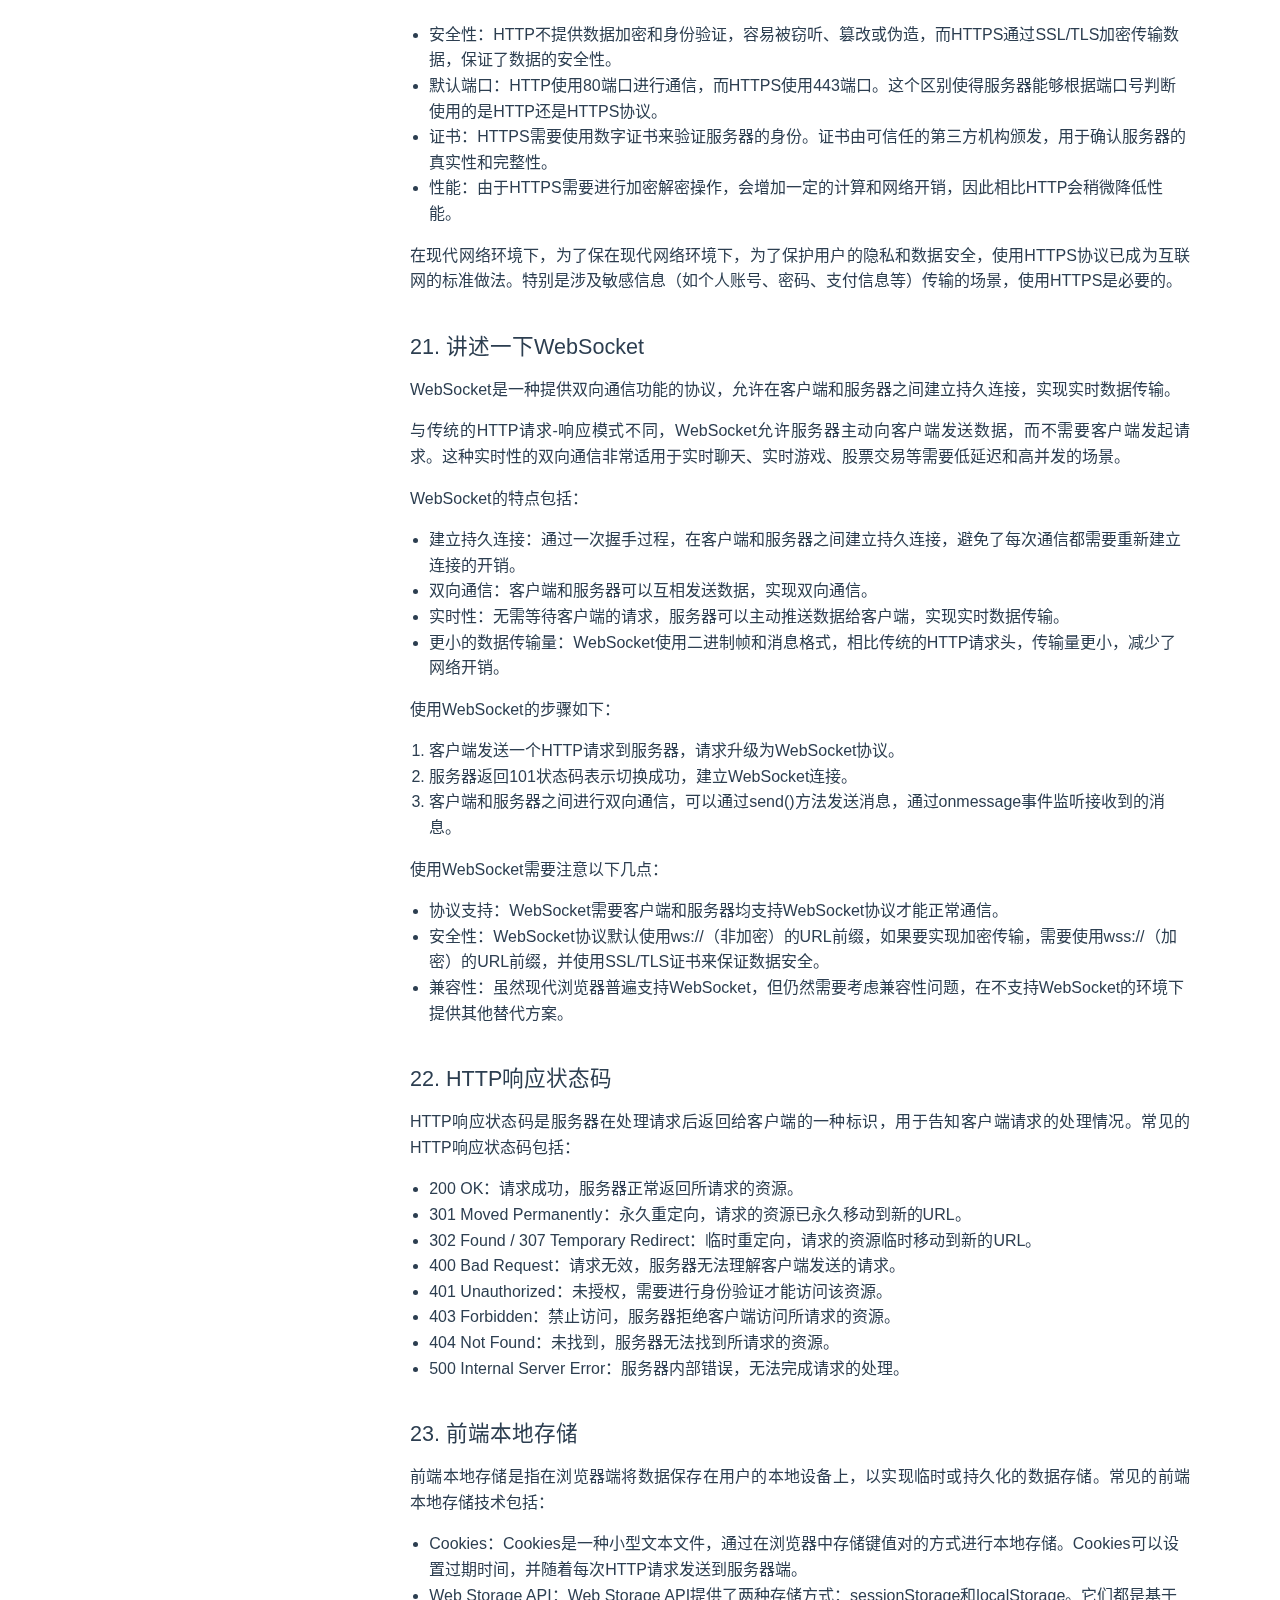
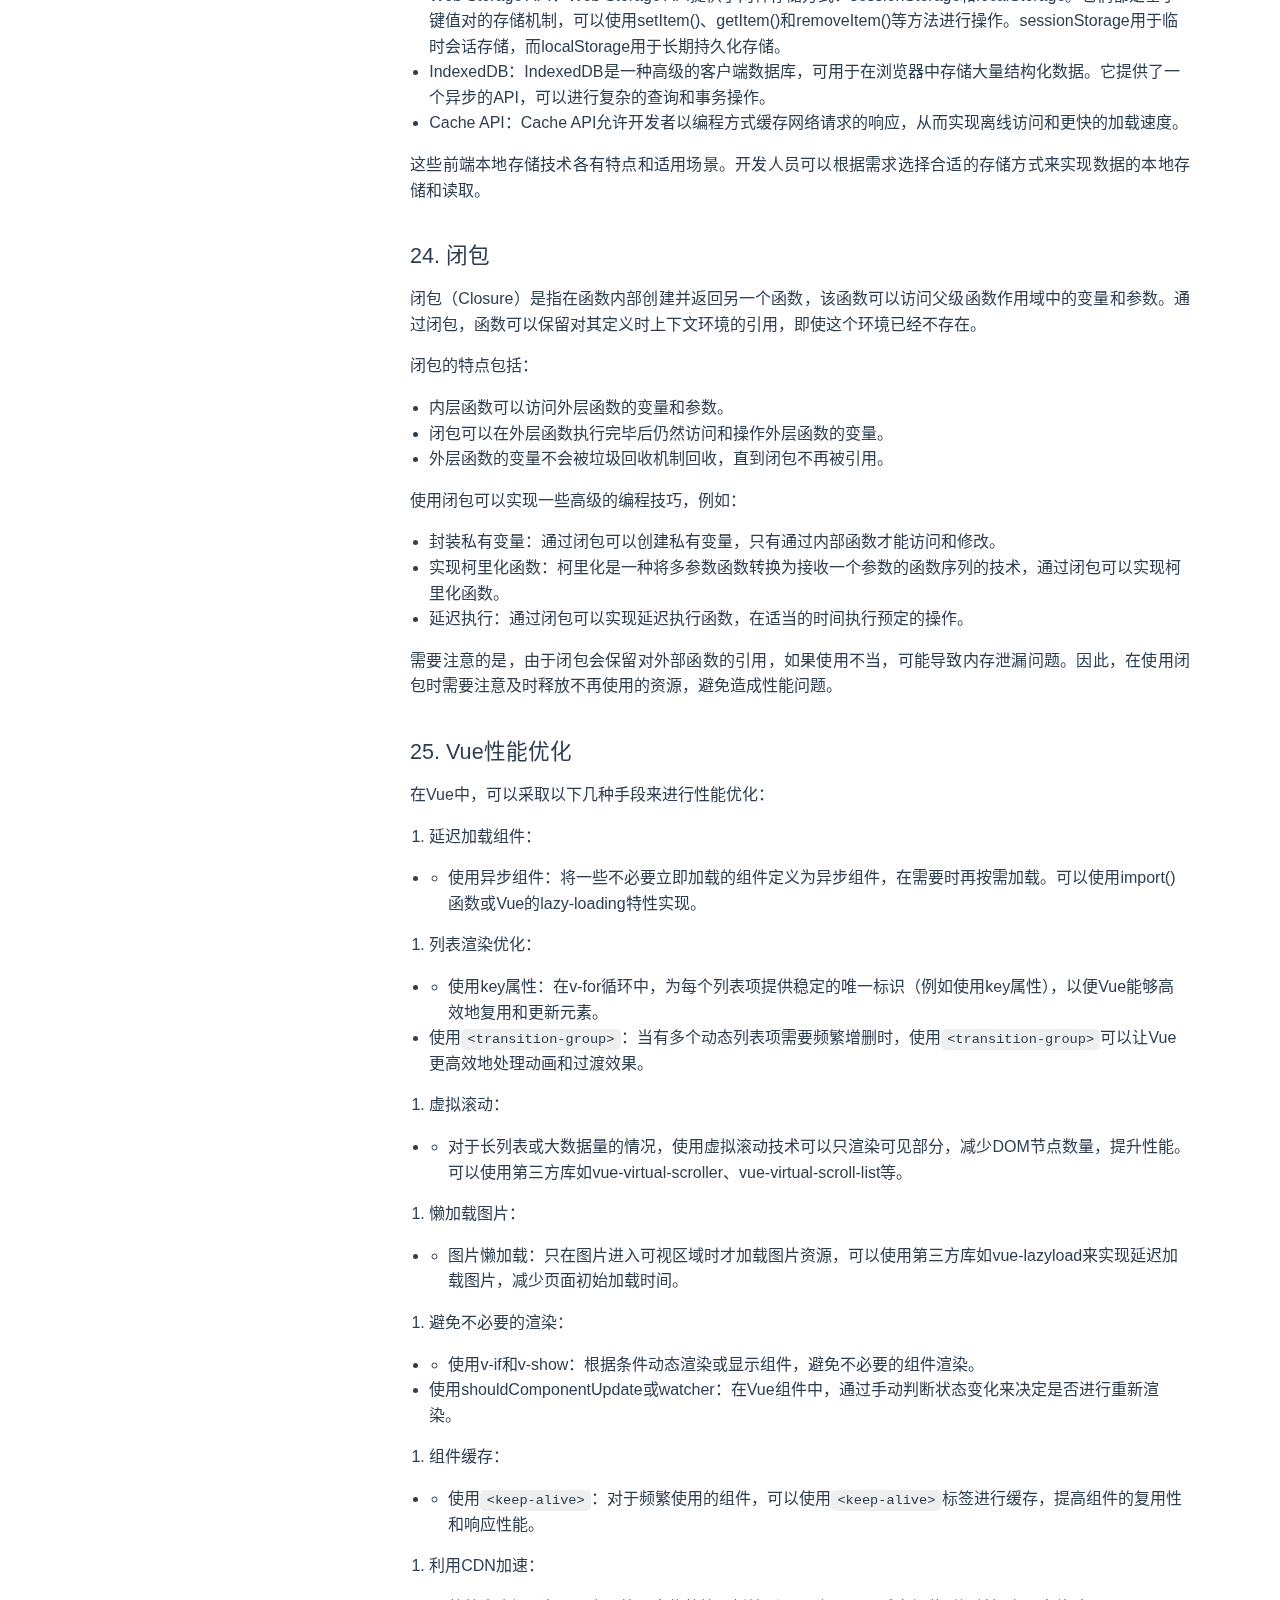
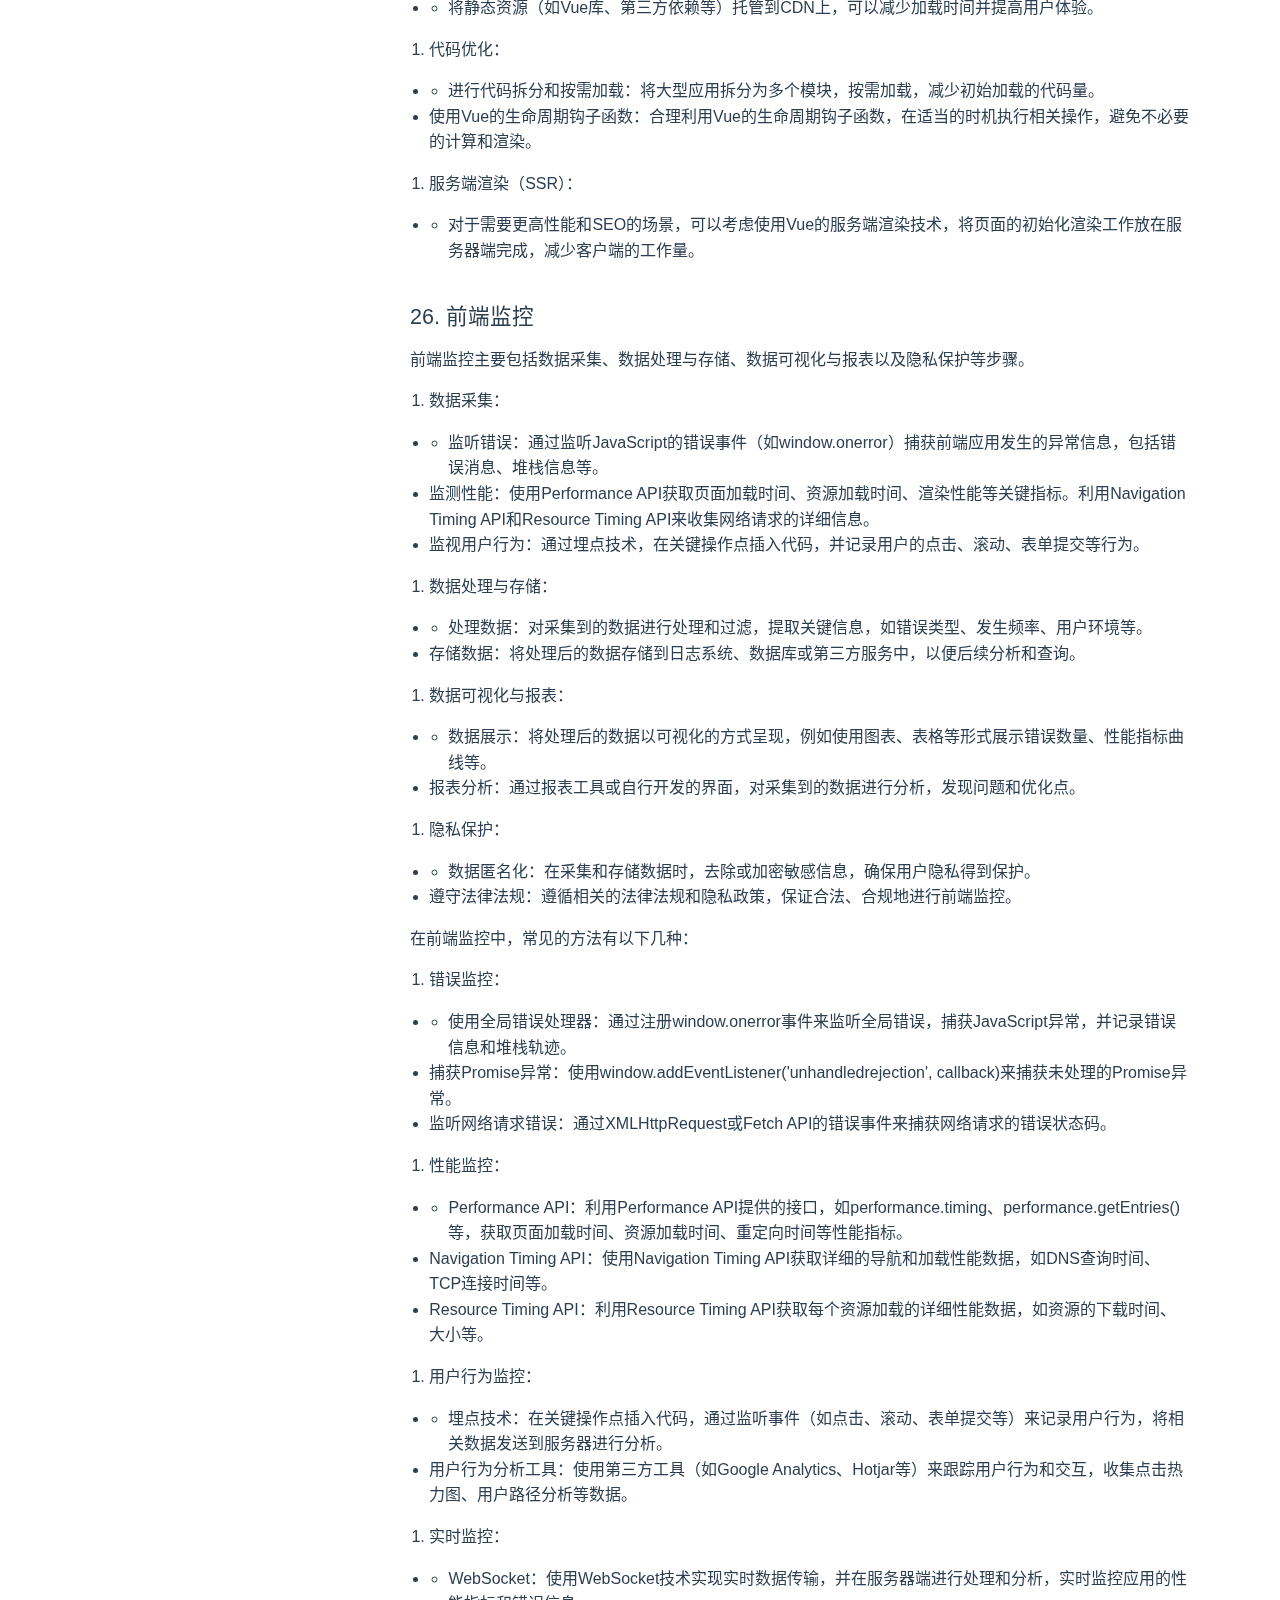
<file: interview/高频面试题.html>
<!DOCTYPE html>
<html lang="zh-CN" data-theme="light">
  <head>
    <meta charset="utf-8" />
    <meta name="viewport" content="width=device-width,initial-scale=1" />
    <meta name="generator" content="VuePress 2.0.0-beta.62" />
    <meta name="theme" content="VuePress Theme Hope" />
    <link rel="icon" href="/images/logo.jpeg"><title>高频面试题 | 博客</title><meta name="description" content="慢慢来，慢慢学！">
    <style>
      :root {
        --bg-color: #fff;
      }

      html[data-theme="dark"] {
        --bg-color: #1d1e1f;
      }

      html,
      body {
        background: var(--bg-color);
      }
    </style>
    <script>
      const userMode = localStorage.getItem("vuepress-theme-hope-scheme");
      const systemDarkMode =
        window.matchMedia &&
        window.matchMedia("(prefers-color-scheme: dark)").matches;

      if (userMode === "dark" || (userMode !== "light" && systemDarkMode)) {
        document.documentElement.setAttribute("data-theme", "dark");
      }
    </script>
    <link rel="preload" href="/assets/style-7b49a33d.css" as="style"><link rel="stylesheet" href="/assets/style-7b49a33d.css">
    <link rel="modulepreload" href="/assets/app-8cd46aed.js"><link rel="modulepreload" href="/assets/高频面试题.html-1bd33c32.js"><link rel="modulepreload" href="/assets/高频面试题.html-9ce867d6.js"><link rel="modulepreload" href="/assets/plugin-vue_export-helper-c27b6911.js"><link rel="prefetch" href="/assets/index.html-9db457ce.js" as="script"><link rel="prefetch" href="/assets/404.html-81a48005.js" as="script"><link rel="prefetch" href="/assets/index.html-2881accf.js" as="script"><link rel="prefetch" href="/assets/index.html-688fda91.js" as="script"><link rel="prefetch" href="/assets/404.html-30f3489b.js" as="script"><link rel="prefetch" href="/assets/index.html-1d426205.js" as="script"><link rel="prefetch" href="/assets/photoswipe.esm-2450701e.js" as="script">
  </head>
  <body>
    <div id="app"><!--[--><!--[--><!--[--><span tabindex="-1"></span><a href="#main-content" class="skip-link sr-only">跳至主要內容</a><!--]--><!--[--><div class="theme-container has-toc"><!--[--><header class="navbar" id="navbar"><div class="navbar-start"><button type="button" class="toggle-sidebar-button" title="Toggle Sidebar"><span class="icon"></span></button><!--[--><!----><!--]--><!--[--><a href="/" class="brand"><!----><!----><span class="site-name">博客</span></a><!--]--><!--[--><!----><!--]--></div><div class="navbar-center"><!--[--><!----><!--]--><!--[--><nav class="nav-links"><div class="nav-item hide-in-mobile"><a href="/interview" class="nav-link active" aria-label="面试"><!---->面试<!----></a></div></nav><!--]--><!--[--><!----><!--]--></div><div class="navbar-end"><!--[--><!----><!--]--><!--[--><!----><div class="nav-item"><a class="repo-link" href="https://github.com/zq9537/blog" target="_blank" rel="noopener noreferrer" aria-label="GitHub"><svg xmlns="http://www.w3.org/2000/svg" class="icon github-icon" viewBox="0 0 1024 1024" fill="currentColor" aria-label="github icon" style="width:1.25rem;height:1.25rem;vertical-align:middle;"><path d="M511.957 21.333C241.024 21.333 21.333 240.981 21.333 512c0 216.832 140.544 400.725 335.574 465.664 24.49 4.395 32.256-10.07 32.256-23.083 0-11.69.256-44.245 0-85.205-136.448 29.61-164.736-64.64-164.736-64.64-22.315-56.704-54.4-71.765-54.4-71.765-44.587-30.464 3.285-29.824 3.285-29.824 49.195 3.413 75.179 50.517 75.179 50.517 43.776 75.008 114.816 53.333 142.762 40.79 4.523-31.66 17.152-53.377 31.19-65.537-108.971-12.458-223.488-54.485-223.488-242.602 0-53.547 19.114-97.323 50.517-131.67-5.035-12.33-21.93-62.293 4.779-129.834 0 0 41.258-13.184 134.912 50.346a469.803 469.803 0 0 1 122.88-16.554c41.642.213 83.626 5.632 122.88 16.554 93.653-63.488 134.784-50.346 134.784-50.346 26.752 67.541 9.898 117.504 4.864 129.834 31.402 34.347 50.474 78.123 50.474 131.67 0 188.586-114.73 230.016-224.042 242.09 17.578 15.232 33.578 44.672 33.578 90.454v135.85c0 13.142 7.936 27.606 32.854 22.87C862.25 912.597 1002.667 728.747 1002.667 512c0-271.019-219.648-490.667-490.71-490.667z"></path></svg></a></div><div class="nav-item hide-in-mobile"><button type="button" id="appearance-switch"><svg xmlns="http://www.w3.org/2000/svg" class="icon auto-icon" viewBox="0 0 1024 1024" fill="currentColor" aria-label="auto icon" style="display:block;"><path d="M512 992C246.92 992 32 777.08 32 512S246.92 32 512 32s480 214.92 480 480-214.92 480-480 480zm0-840c-198.78 0-360 161.22-360 360 0 198.84 161.22 360 360 360s360-161.16 360-360c0-198.78-161.22-360-360-360zm0 660V212c165.72 0 300 134.34 300 300 0 165.72-134.28 300-300 300z"></path></svg><svg xmlns="http://www.w3.org/2000/svg" class="icon dark-icon" viewBox="0 0 1024 1024" fill="currentColor" aria-label="dark icon" style="display:none;"><path d="M524.8 938.667h-4.267a439.893 439.893 0 0 1-313.173-134.4 446.293 446.293 0 0 1-11.093-597.334A432.213 432.213 0 0 1 366.933 90.027a42.667 42.667 0 0 1 45.227 9.386 42.667 42.667 0 0 1 10.24 42.667 358.4 358.4 0 0 0 82.773 375.893 361.387 361.387 0 0 0 376.747 82.774 42.667 42.667 0 0 1 54.187 55.04 433.493 433.493 0 0 1-99.84 154.88 438.613 438.613 0 0 1-311.467 128z"></path></svg><svg xmlns="http://www.w3.org/2000/svg" class="icon light-icon" viewBox="0 0 1024 1024" fill="currentColor" aria-label="light icon" style="display:none;"><path d="M952 552h-80a40 40 0 0 1 0-80h80a40 40 0 0 1 0 80zM801.88 280.08a41 41 0 0 1-57.96-57.96l57.96-58a41.04 41.04 0 0 1 58 58l-58 57.96zM512 752a240 240 0 1 1 0-480 240 240 0 0 1 0 480zm0-560a40 40 0 0 1-40-40V72a40 40 0 0 1 80 0v80a40 40 0 0 1-40 40zm-289.88 88.08-58-57.96a41.04 41.04 0 0 1 58-58l57.96 58a41 41 0 0 1-57.96 57.96zM192 512a40 40 0 0 1-40 40H72a40 40 0 0 1 0-80h80a40 40 0 0 1 40 40zm30.12 231.92a41 41 0 0 1 57.96 57.96l-57.96 58a41.04 41.04 0 0 1-58-58l58-57.96zM512 832a40 40 0 0 1 40 40v80a40 40 0 0 1-80 0v-80a40 40 0 0 1 40-40zm289.88-88.08 58 57.96a41.04 41.04 0 0 1-58 58l-57.96-58a41 41 0 0 1 57.96-57.96z"></path></svg></button></div><!----><!--]--><!--[--><!----><!--]--><button type="button" class="toggle-navbar-button" aria-label="Toggle Navbar" aria-expanded="false" aria-controls="nav-screen"><span class="button-container"><span class="button-top"></span><span class="button-middle"></span><span class="button-bottom"></span></span></button></div></header><!----><!--]--><!----><div class="toggle-sidebar-wrapper"><span class="arrow start"></span></div><aside class="sidebar" id="sidebar"><!--[--><!----><!--]--><ul class="sidebar-links"><li><!--[--><a aria-current="page" href="/interview/%E9%AB%98%E9%A2%91%E9%9D%A2%E8%AF%95%E9%A2%98.html" class="router-link-active router-link-exact-active nav-link active sidebar-link sidebar-page active" aria-label="高频面试题"><!---->高频面试题<!----></a><ul class="sidebar-sub-headers"><li class="sidebar-sub-header"><a aria-current="page" href="/interview/%E9%AB%98%E9%A2%91%E9%9D%A2%E8%AF%95%E9%A2%98.html#_1-拿到一个项目整体优化思路" class="router-link-active router-link-exact-active nav-link sidebar-link heading" aria-label="1. 拿到一个项目整体优化思路"><!---->1. 拿到一个项目整体优化思路<!----></a><ul class="sidebar-sub-headers"></ul></li><li class="sidebar-sub-header"><a aria-current="page" href="/interview/%E9%AB%98%E9%A2%91%E9%9D%A2%E8%AF%95%E9%A2%98.html#_2-浏览器兼容从哪些方面下手等等之类的" class="router-link-active router-link-exact-active nav-link sidebar-link heading" aria-label="2. 浏览器兼容从哪些方面下手等等之类的"><!---->2. 浏览器兼容从哪些方面下手等等之类的<!----></a><ul class="sidebar-sub-headers"></ul></li><li class="sidebar-sub-header"><a aria-current="page" href="/interview/%E9%AB%98%E9%A2%91%E9%9D%A2%E8%AF%95%E9%A2%98.html#_3-在实际项目中浏览器的适配是如何处理的" class="router-link-active router-link-exact-active nav-link sidebar-link heading" aria-label="3. 在实际项目中浏览器的适配是如何处理的"><!---->3. 在实际项目中浏览器的适配是如何处理的<!----></a><ul class="sidebar-sub-headers"></ul></li><li class="sidebar-sub-header"><a aria-current="page" href="/interview/%E9%AB%98%E9%A2%91%E9%9D%A2%E8%AF%95%E9%A2%98.html#_4-webpack原理-webpack相关优化手段" class="router-link-active router-link-exact-active nav-link sidebar-link heading" aria-label="4. Webpack原理？Webpack相关优化手段"><!---->4. Webpack原理？Webpack相关优化手段<!----></a><ul class="sidebar-sub-headers"></ul></li><li class="sidebar-sub-header"><a aria-current="page" href="/interview/%E9%AB%98%E9%A2%91%E9%9D%A2%E8%AF%95%E9%A2%98.html#_5-vue中的路由懒加载是什么-为什么要使用它" class="router-link-active router-link-exact-active nav-link sidebar-link heading" aria-label="5. Vue中的路由懒加载是什么？为什么要使用它？"><!---->5. Vue中的路由懒加载是什么？为什么要使用它？<!----></a><ul class="sidebar-sub-headers"></ul></li><li class="sidebar-sub-header"><a aria-current="page" href="/interview/%E9%AB%98%E9%A2%91%E9%9D%A2%E8%AF%95%E9%A2%98.html#_6-怎么二次封装一个vue组件" class="router-link-active router-link-exact-active nav-link sidebar-link heading" aria-label="6. 怎么二次封装一个Vue组件？"><!---->6. 怎么二次封装一个Vue组件？<!----></a><ul class="sidebar-sub-headers"></ul></li><li class="sidebar-sub-header"><a aria-current="page" href="/interview/%E9%AB%98%E9%A2%91%E9%9D%A2%E8%AF%95%E9%A2%98.html#_7-瀑布流原理" class="router-link-active router-link-exact-active nav-link sidebar-link heading" aria-label="7. 瀑布流原理"><!---->7. 瀑布流原理<!----></a><ul class="sidebar-sub-headers"></ul></li><li class="sidebar-sub-header"><a aria-current="page" href="/interview/%E9%AB%98%E9%A2%91%E9%9D%A2%E8%AF%95%E9%A2%98.html#_8-大数据场景下表格方案如何处理" class="router-link-active router-link-exact-active nav-link sidebar-link heading" aria-label="8. 大数据场景下表格方案如何处理"><!---->8. 大数据场景下表格方案如何处理<!----></a><ul class="sidebar-sub-headers"></ul></li><li class="sidebar-sub-header"><a aria-current="page" href="/interview/%E9%AB%98%E9%A2%91%E9%9D%A2%E8%AF%95%E9%A2%98.html#_9-浏览器返回资源之后的渲染过程" class="router-link-active router-link-exact-active nav-link sidebar-link heading" aria-label="9. 浏览器返回资源之后的渲染过程"><!---->9. 浏览器返回资源之后的渲染过程<!----></a><ul class="sidebar-sub-headers"></ul></li><li class="sidebar-sub-header"><a aria-current="page" href="/interview/%E9%AB%98%E9%A2%91%E9%9D%A2%E8%AF%95%E9%A2%98.html#_10-vue-router的两种方式的原理" class="router-link-active router-link-exact-active nav-link sidebar-link heading" aria-label="10. vue router的两种方式的原理"><!---->10. vue router的两种方式的原理<!----></a><ul class="sidebar-sub-headers"></ul></li><li class="sidebar-sub-header"><a aria-current="page" href="/interview/%E9%AB%98%E9%A2%91%E9%9D%A2%E8%AF%95%E9%A2%98.html#_11-http的头信息-keep-alive" class="router-link-active router-link-exact-active nav-link sidebar-link heading" aria-label="11. http的头信息 keep-alive"><!---->11. http的头信息 keep-alive<!----></a><ul class="sidebar-sub-headers"></ul></li><li class="sidebar-sub-header"><a aria-current="page" href="/interview/%E9%AB%98%E9%A2%91%E9%9D%A2%E8%AF%95%E9%A2%98.html#_12-vue和react的区别" class="router-link-active router-link-exact-active nav-link sidebar-link heading" aria-label="12. vue和react的区别"><!---->12. vue和react的区别<!----></a><ul class="sidebar-sub-headers"></ul></li><li class="sidebar-sub-header"><a aria-current="page" href="/interview/%E9%AB%98%E9%A2%91%E9%9D%A2%E8%AF%95%E9%A2%98.html#_13-vue3-typescript-有什么优势" class="router-link-active router-link-exact-active nav-link sidebar-link heading" aria-label="13. Vue3 + TypeScript 有什么优势？"><!---->13. Vue3 + TypeScript 有什么优势？<!----></a><ul class="sidebar-sub-headers"></ul></li><li class="sidebar-sub-header"><a aria-current="page" href="/interview/%E9%AB%98%E9%A2%91%E9%9D%A2%E8%AF%95%E9%A2%98.html#_14-vue2-和-vue3-的区别" class="router-link-active router-link-exact-active nav-link sidebar-link heading" aria-label="14. Vue2 和 Vue3 的区别"><!---->14. Vue2 和 Vue3 的区别<!----></a><ul class="sidebar-sub-headers"></ul></li><li class="sidebar-sub-header"><a aria-current="page" href="/interview/%E9%AB%98%E9%A2%91%E9%9D%A2%E8%AF%95%E9%A2%98.html#_15-浏览器的双向通信有哪些方式" class="router-link-active router-link-exact-active nav-link sidebar-link heading" aria-label="15. 浏览器的双向通信有哪些方式？"><!---->15. 浏览器的双向通信有哪些方式？<!----></a><ul class="sidebar-sub-headers"></ul></li><li class="sidebar-sub-header"><a aria-current="page" href="/interview/%E9%AB%98%E9%A2%91%E9%9D%A2%E8%AF%95%E9%A2%98.html#_16-怎么分片传输和接收信息" class="router-link-active router-link-exact-active nav-link sidebar-link heading" aria-label="16. 怎么分片传输和接收信息？"><!---->16. 怎么分片传输和接收信息？<!----></a><ul class="sidebar-sub-headers"></ul></li><li class="sidebar-sub-header"><a aria-current="page" href="/interview/%E9%AB%98%E9%A2%91%E9%9D%A2%E8%AF%95%E9%A2%98.html#_17-实现一个双向绑定" class="router-link-active router-link-exact-active nav-link sidebar-link heading" aria-label="17. 实现一个双向绑定"><!---->17. 实现一个双向绑定<!----></a><ul class="sidebar-sub-headers"></ul></li><li class="sidebar-sub-header"><a aria-current="page" href="/interview/%E9%AB%98%E9%A2%91%E9%9D%A2%E8%AF%95%E9%A2%98.html#_18-讲一下事件循环" class="router-link-active router-link-exact-active nav-link sidebar-link heading" aria-label="18. 讲一下事件循环"><!---->18. 讲一下事件循环<!----></a><ul class="sidebar-sub-headers"></ul></li><li class="sidebar-sub-header"><a aria-current="page" href="/interview/%E9%AB%98%E9%A2%91%E9%9D%A2%E8%AF%95%E9%A2%98.html#_19-前端安全问题有哪些-如何解决" class="router-link-active router-link-exact-active nav-link sidebar-link heading" aria-label="19. 前端安全问题有哪些，如何解决？"><!---->19. 前端安全问题有哪些，如何解决？<!----></a><ul class="sidebar-sub-headers"></ul></li><li class="sidebar-sub-header"><a aria-current="page" href="/interview/%E9%AB%98%E9%A2%91%E9%9D%A2%E8%AF%95%E9%A2%98.html#_20-http和https的区别" class="router-link-active router-link-exact-active nav-link sidebar-link heading" aria-label="20. HTTP和HTTPS的区别"><!---->20. HTTP和HTTPS的区别<!----></a><ul class="sidebar-sub-headers"></ul></li><li class="sidebar-sub-header"><a aria-current="page" href="/interview/%E9%AB%98%E9%A2%91%E9%9D%A2%E8%AF%95%E9%A2%98.html#_21-讲述一下websocket" class="router-link-active router-link-exact-active nav-link sidebar-link heading" aria-label="21. 讲述一下WebSocket"><!---->21. 讲述一下WebSocket<!----></a><ul class="sidebar-sub-headers"></ul></li><li class="sidebar-sub-header"><a aria-current="page" href="/interview/%E9%AB%98%E9%A2%91%E9%9D%A2%E8%AF%95%E9%A2%98.html#_22-http响应状态码" class="router-link-active router-link-exact-active nav-link sidebar-link heading" aria-label="22. HTTP响应状态码"><!---->22. HTTP响应状态码<!----></a><ul class="sidebar-sub-headers"></ul></li><li class="sidebar-sub-header"><a aria-current="page" href="/interview/%E9%AB%98%E9%A2%91%E9%9D%A2%E8%AF%95%E9%A2%98.html#_23-前端本地存储" class="router-link-active router-link-exact-active nav-link sidebar-link heading" aria-label="23. 前端本地存储"><!---->23. 前端本地存储<!----></a><ul class="sidebar-sub-headers"></ul></li><li class="sidebar-sub-header"><a aria-current="page" href="/interview/%E9%AB%98%E9%A2%91%E9%9D%A2%E8%AF%95%E9%A2%98.html#_24-闭包" class="router-link-active router-link-exact-active nav-link sidebar-link heading" aria-label="24. 闭包"><!---->24. 闭包<!----></a><ul class="sidebar-sub-headers"></ul></li><li class="sidebar-sub-header"><a aria-current="page" href="/interview/%E9%AB%98%E9%A2%91%E9%9D%A2%E8%AF%95%E9%A2%98.html#_25-vue性能优化" class="router-link-active router-link-exact-active nav-link sidebar-link heading" aria-label="25. Vue性能优化"><!---->25. Vue性能优化<!----></a><ul class="sidebar-sub-headers"></ul></li><li class="sidebar-sub-header"><a aria-current="page" href="/interview/%E9%AB%98%E9%A2%91%E9%9D%A2%E8%AF%95%E9%A2%98.html#_26-前端监控" class="router-link-active router-link-exact-active nav-link sidebar-link heading" aria-label="26. 前端监控"><!---->26. 前端监控<!----></a><ul class="sidebar-sub-headers"></ul></li><li class="sidebar-sub-header"><a aria-current="page" href="/interview/%E9%AB%98%E9%A2%91%E9%9D%A2%E8%AF%95%E9%A2%98.html#_27-vue-nextick原理" class="router-link-active router-link-exact-active nav-link sidebar-link heading" aria-label="27. Vue.nextick原理"><!---->27. Vue.nextick原理<!----></a><ul class="sidebar-sub-headers"></ul></li><li class="sidebar-sub-header"><a aria-current="page" href="/interview/%E9%AB%98%E9%A2%91%E9%9D%A2%E8%AF%95%E9%A2%98.html#_28-纯函数和函数柯里化" class="router-link-active router-link-exact-active nav-link sidebar-link heading" aria-label="28. 纯函数和函数柯里化"><!---->28. 纯函数和函数柯里化<!----></a><ul class="sidebar-sub-headers"></ul></li></ul><!--]--></li></ul><!--[--><!----><!--]--></aside><!--[--><main class="page" id="main-content"><!--[--><!----><!----><nav class="breadcrumb disable"></nav><div class="page-title"><h1><!---->高频面试题</h1><!----><hr></div><div class="toc-place-holder"><aside id="toc"><!--[--><!----><!--]--><div class="toc-header">此页内容<!----></div><div class="toc-wrapper"><ul class="toc-list"><!--[--><li class="toc-item"><a aria-current="page" href="/interview/%E9%AB%98%E9%A2%91%E9%9D%A2%E8%AF%95%E9%A2%98.html#_1-拿到一个项目整体优化思路" class="router-link-active router-link-exact-active toc-link level3">1. 拿到一个项目整体优化思路</a></li><!----><!--]--><!--[--><li class="toc-item"><a aria-current="page" href="/interview/%E9%AB%98%E9%A2%91%E9%9D%A2%E8%AF%95%E9%A2%98.html#_2-浏览器兼容从哪些方面下手等等之类的" class="router-link-active router-link-exact-active toc-link level3">2. 浏览器兼容从哪些方面下手等等之类的</a></li><!----><!--]--><!--[--><li class="toc-item"><a aria-current="page" href="/interview/%E9%AB%98%E9%A2%91%E9%9D%A2%E8%AF%95%E9%A2%98.html#_3-在实际项目中浏览器的适配是如何处理的" class="router-link-active router-link-exact-active toc-link level3">3. 在实际项目中浏览器的适配是如何处理的</a></li><!----><!--]--><!--[--><li class="toc-item"><a aria-current="page" href="/interview/%E9%AB%98%E9%A2%91%E9%9D%A2%E8%AF%95%E9%A2%98.html#_4-webpack原理-webpack相关优化手段" class="router-link-active router-link-exact-active toc-link level3">4. Webpack原理？Webpack相关优化手段</a></li><!----><!--]--><!--[--><li class="toc-item"><a aria-current="page" href="/interview/%E9%AB%98%E9%A2%91%E9%9D%A2%E8%AF%95%E9%A2%98.html#_5-vue中的路由懒加载是什么-为什么要使用它" class="router-link-active router-link-exact-active toc-link level3">5. Vue中的路由懒加载是什么？为什么要使用它？</a></li><!----><!--]--><!--[--><li class="toc-item"><a aria-current="page" href="/interview/%E9%AB%98%E9%A2%91%E9%9D%A2%E8%AF%95%E9%A2%98.html#_6-怎么二次封装一个vue组件" class="router-link-active router-link-exact-active toc-link level3">6. 怎么二次封装一个Vue组件？</a></li><!----><!--]--><!--[--><li class="toc-item"><a aria-current="page" href="/interview/%E9%AB%98%E9%A2%91%E9%9D%A2%E8%AF%95%E9%A2%98.html#_7-瀑布流原理" class="router-link-active router-link-exact-active toc-link level3">7. 瀑布流原理</a></li><!----><!--]--><!--[--><li class="toc-item"><a aria-current="page" href="/interview/%E9%AB%98%E9%A2%91%E9%9D%A2%E8%AF%95%E9%A2%98.html#_8-大数据场景下表格方案如何处理" class="router-link-active router-link-exact-active toc-link level3">8. 大数据场景下表格方案如何处理</a></li><!----><!--]--><!--[--><li class="toc-item"><a aria-current="page" href="/interview/%E9%AB%98%E9%A2%91%E9%9D%A2%E8%AF%95%E9%A2%98.html#_9-浏览器返回资源之后的渲染过程" class="router-link-active router-link-exact-active toc-link level3">9. 浏览器返回资源之后的渲染过程</a></li><!----><!--]--><!--[--><li class="toc-item"><a aria-current="page" href="/interview/%E9%AB%98%E9%A2%91%E9%9D%A2%E8%AF%95%E9%A2%98.html#_10-vue-router的两种方式的原理" class="router-link-active router-link-exact-active toc-link level3">10. vue router的两种方式的原理</a></li><!----><!--]--><!--[--><li class="toc-item"><a aria-current="page" href="/interview/%E9%AB%98%E9%A2%91%E9%9D%A2%E8%AF%95%E9%A2%98.html#_11-http的头信息-keep-alive" class="router-link-active router-link-exact-active toc-link level3">11. http的头信息 keep-alive</a></li><!----><!--]--><!--[--><li class="toc-item"><a aria-current="page" href="/interview/%E9%AB%98%E9%A2%91%E9%9D%A2%E8%AF%95%E9%A2%98.html#_12-vue和react的区别" class="router-link-active router-link-exact-active toc-link level3">12. vue和react的区别</a></li><!----><!--]--><!--[--><li class="toc-item"><a aria-current="page" href="/interview/%E9%AB%98%E9%A2%91%E9%9D%A2%E8%AF%95%E9%A2%98.html#_13-vue3-typescript-有什么优势" class="router-link-active router-link-exact-active toc-link level3">13. Vue3 + TypeScript 有什么优势？</a></li><!----><!--]--><!--[--><li class="toc-item"><a aria-current="page" href="/interview/%E9%AB%98%E9%A2%91%E9%9D%A2%E8%AF%95%E9%A2%98.html#_14-vue2-和-vue3-的区别" class="router-link-active router-link-exact-active toc-link level3">14. Vue2 和 Vue3 的区别</a></li><!----><!--]--><!--[--><li class="toc-item"><a aria-current="page" href="/interview/%E9%AB%98%E9%A2%91%E9%9D%A2%E8%AF%95%E9%A2%98.html#_15-浏览器的双向通信有哪些方式" class="router-link-active router-link-exact-active toc-link level3">15. 浏览器的双向通信有哪些方式？</a></li><!----><!--]--><!--[--><li class="toc-item"><a aria-current="page" href="/interview/%E9%AB%98%E9%A2%91%E9%9D%A2%E8%AF%95%E9%A2%98.html#_16-怎么分片传输和接收信息" class="router-link-active router-link-exact-active toc-link level3">16. 怎么分片传输和接收信息？</a></li><!----><!--]--><!--[--><li class="toc-item"><a aria-current="page" href="/interview/%E9%AB%98%E9%A2%91%E9%9D%A2%E8%AF%95%E9%A2%98.html#_17-实现一个双向绑定" class="router-link-active router-link-exact-active toc-link level3">17. 实现一个双向绑定</a></li><!----><!--]--><!--[--><li class="toc-item"><a aria-current="page" href="/interview/%E9%AB%98%E9%A2%91%E9%9D%A2%E8%AF%95%E9%A2%98.html#_18-讲一下事件循环" class="router-link-active router-link-exact-active toc-link level3">18. 讲一下事件循环</a></li><!----><!--]--><!--[--><li class="toc-item"><a aria-current="page" href="/interview/%E9%AB%98%E9%A2%91%E9%9D%A2%E8%AF%95%E9%A2%98.html#_19-前端安全问题有哪些-如何解决" class="router-link-active router-link-exact-active toc-link level3">19. 前端安全问题有哪些，如何解决？</a></li><!----><!--]--><!--[--><li class="toc-item"><a aria-current="page" href="/interview/%E9%AB%98%E9%A2%91%E9%9D%A2%E8%AF%95%E9%A2%98.html#_20-http和https的区别" class="router-link-active router-link-exact-active toc-link level3">20. HTTP和HTTPS的区别</a></li><!----><!--]--><!--[--><li class="toc-item"><a aria-current="page" href="/interview/%E9%AB%98%E9%A2%91%E9%9D%A2%E8%AF%95%E9%A2%98.html#_21-讲述一下websocket" class="router-link-active router-link-exact-active toc-link level3">21. 讲述一下WebSocket</a></li><!----><!--]--><!--[--><li class="toc-item"><a aria-current="page" href="/interview/%E9%AB%98%E9%A2%91%E9%9D%A2%E8%AF%95%E9%A2%98.html#_22-http响应状态码" class="router-link-active router-link-exact-active toc-link level3">22. HTTP响应状态码</a></li><!----><!--]--><!--[--><li class="toc-item"><a aria-current="page" href="/interview/%E9%AB%98%E9%A2%91%E9%9D%A2%E8%AF%95%E9%A2%98.html#_23-前端本地存储" class="router-link-active router-link-exact-active toc-link level3">23. 前端本地存储</a></li><!----><!--]--><!--[--><li class="toc-item"><a aria-current="page" href="/interview/%E9%AB%98%E9%A2%91%E9%9D%A2%E8%AF%95%E9%A2%98.html#_24-闭包" class="router-link-active router-link-exact-active toc-link level3">24. 闭包</a></li><!----><!--]--><!--[--><li class="toc-item"><a aria-current="page" href="/interview/%E9%AB%98%E9%A2%91%E9%9D%A2%E8%AF%95%E9%A2%98.html#_25-vue性能优化" class="router-link-active router-link-exact-active toc-link level3">25. Vue性能优化</a></li><!----><!--]--><!--[--><li class="toc-item"><a aria-current="page" href="/interview/%E9%AB%98%E9%A2%91%E9%9D%A2%E8%AF%95%E9%A2%98.html#_26-前端监控" class="router-link-active router-link-exact-active toc-link level3">26. 前端监控</a></li><!----><!--]--><!--[--><li class="toc-item"><a aria-current="page" href="/interview/%E9%AB%98%E9%A2%91%E9%9D%A2%E8%AF%95%E9%A2%98.html#_27-vue-nextick原理" class="router-link-active router-link-exact-active toc-link level3">27. Vue.nextick原理</a></li><!----><!--]--><!--[--><li class="toc-item"><a aria-current="page" href="/interview/%E9%AB%98%E9%A2%91%E9%9D%A2%E8%AF%95%E9%A2%98.html#_28-纯函数和函数柯里化" class="router-link-active router-link-exact-active toc-link level3">28. 纯函数和函数柯里化</a></li><!----><!--]--></ul><div class="toc-marker" style="top:-1.7rem;"></div></div><!--[--><!----><!--]--></aside></div><!----><div class="theme-hope-content"><h1 id="高频面试题" tabindex="-1"><a class="header-anchor" href="#高频面试题" aria-hidden="true">#</a> 高频面试题</h1><h3 id="_1-拿到一个项目整体优化思路" tabindex="-1"><a class="header-anchor" href="#_1-拿到一个项目整体优化思路" aria-hidden="true">#</a> 1. 拿到一个项目整体优化思路</h3><p>当拿到一个项目时，可以从以下几个方面考虑整体优化：</p><ol><li>性能优化：分析项目的性能瓶颈，包括加载速度、响应时间等方面。可以采用压缩代码、合并文件、懒加载、异步加载等技术来提高页面加载速度和性能。</li><li>代码优化：对项目中的代码进行审查，主要关注冗余代码、重复逻辑、低效操作等问题，并进行重构和优化，提高代码质量和可维护性。</li><li>图片优化：优化图片大小、格式选择、懒加载、延迟加载等方式来减少网络传输和提高页面加载速度。</li><li>缓存机制：通过使用浏览器缓存、CDN缓存等手段来减少服务器压力和提高用户访问速度。</li><li>前端打包工具优化：如Webpack、Rollup等，通过配置优化打包的输出结果、代码分割、按需加载等，减小打包体积和提高打包速度。</li><li>响应式设计：针对不同设备和屏幕尺寸进行适配，保证项目在不同平台上有良好的展示效果。</li><li>安全性优化：加强项目的安全性，对用户输入进行验证和过滤，防范常见的安全攻击。</li></ol><h3 id="_2-浏览器兼容从哪些方面下手等等之类的" tabindex="-1"><a class="header-anchor" href="#_2-浏览器兼容从哪些方面下手等等之类的" aria-hidden="true">#</a> 2. 浏览器兼容从哪些方面下手等等之类的</h3><p>浏览器兼容性是前端开发中需要考虑的一个重要问题。下面是一些从不同方面入手解决浏览器兼容性问题的方法：</p><ol><li>特性检测：使用特性检测（Feature Detection）来判断浏览器是否支持某个功能或属性，根据不同的情况提供替代方案或降级处理。</li><li>使用CSS Reset或Normalize.css：使用CSS Reset可以消除不同浏览器间的默认样式差异，使得页面在各个浏览器中更加统一。Normalize.css则能够保留有用的默认样式，修复浏览器之间的一些不一致行为。</li><li>使用Polyfill或Shim：通过引入Polyfill或Shim库来填充浏览器缺失的功能，例如ES6+语法、HTML5 API等。</li><li>优雅降级和渐进增强：针对不同浏览器版本和能力，逐步增加功能和交互效果，确保基本功能在所有浏览器中都可用，而高级功能则根据浏览器支持情况进行增强。</li><li>根据数据统计进行分析：通过收集用户访问数据，了解用户使用的浏览器类型和版本分布情况，重点关注市场份额较大或特定用户群体使用的浏览器进行兼容性优化。</li><li>使用CSS前缀和垫片：对于部分CSS属性和新特性，使用浏览器前缀（如-webkit、-moz）来适配不同浏览器，并使用垫片（如autoprefixer）自动添加浏览器前缀。</li></ol><h3 id="_3-在实际项目中浏览器的适配是如何处理的" tabindex="-1"><a class="header-anchor" href="#_3-在实际项目中浏览器的适配是如何处理的" aria-hidden="true">#</a> 3. 在实际项目中浏览器的适配是如何处理的</h3><p>在实际项目中，浏览器适配通常通过以下方式进行处理：</p><ol><li>选择目标浏览器：根据项目需求和用户群体特征，选择需要支持的目标浏览器版本范围。可以参考市在实际项目中，浏览器的适配可以通过以下几种方式进行处理：</li><li>浏览器嗅探：使用JavaScript等技术来检测用户所使用的浏览器类型和版本，并根据不同的浏览器进行适配处理。可以使用现有的库或框架如Modernizr来进行浏览器特性检测和嗅探。</li><li>兼容代码编写：根据目标浏览器的不同特性和支持程度，编写兼容性代码。这包括使用特性检测、选择合适的Polyfill或Shim来填补浏览器的功能缺失，以及提供替代方案或降级处理。例如，使用flexbox布局时，可以添加浏览器前缀，并提供备用的布局方案。</li><li>CSS hack：针对不同浏览器的CSS样式差异，可以使用CSS hack技术进行适配。但需要注意的是，CSS hack可能会导致代码可读性和可维护性下降，因此应尽量避免过多使用。更好的方式是使用CSS预处理器如Sass或Less来生成兼容不同浏览器的CSS样式。</li><li>媒体查询：使用响应式设计的原则，在CSS中使用媒体查询来适配不同的屏幕尺寸和设备。通过设置不同的CSS规则，可以根据屏幕宽度、高度等属性来调整页面布局和显示效果。</li><li>浏览器测试：在项目开发过程中，进行多浏览器测试是必要的。通过使用各种主流浏览器（如Chrome、Firefox、Safari、Edge等）来测试项目在不同浏览器中的兼容性，并及时修复和调整样式或代码问题。</li></ol><p>总的来说，在实际项目中，浏览器适配需要综合考虑目标浏览器、功能需求、用户群体等因素，并使用一系列技术手段来保证项目在不同浏览器中的良好表现和用户体验。</p><h3 id="_4-webpack原理-webpack相关优化手段" tabindex="-1"><a class="header-anchor" href="#_4-webpack原理-webpack相关优化手段" aria-hidden="true">#</a> 4. Webpack原理？Webpack相关优化手段</h3><p>Webpack是一个现代化的前端打包工具，它可以将多个模块打包成静态资源文件。以下是Webpack的一些基本原理和相关优化手段：</p><ol><li>基本原理：</li></ol><ul><li><ul><li>入口起点：Webpack会从指定的入口文件开始，通过解析依赖关系构建整个项目的依赖图。</li></ul></li><li>模块解析：Webpack支持多种模块系统（如CommonJS、AMD、ES6模块），通过相应的加载器和插件来转换和解析模块。</li><li>打包输出：Webpack根据配置将所有模块打包成最终的静态资源文件，可在浏览器中加载执行。</li></ul><ol><li>优化手段：</li></ol><ul><li><ul><li>Code Splitting（代码拆分）：将代码拆分成多个bundle，实现按需加载，减小初始加载体积，提高页面加载速度。</li></ul></li><li>Tree Shaking（摇树优化）：通过静态代码分析，删除未使用的代码，减少打包体积。</li><li>懒加载（Lazy Loading）：延迟加载非必要的模块，在需要时再进行异步加载，减少初始加载时间。</li><li>缓存利用：使用文件名哈希或chunkhash等机制，利用浏览器缓存，避免重复加载资源。</li><li>并行构建：使用多线程或进程池等技术，加快构建速度。</li><li>使用Webpack插件：如UglifyJsPlugin、OptimizeCSSAssetsPlugin等，进行代码压缩和优化。</li><li>配置优化：合理配置Webpack的各项参数，如devtool、mode、resolve等，以提高打包性能和效率。</li></ul><h3 id="_5-vue中的路由懒加载是什么-为什么要使用它" tabindex="-1"><a class="header-anchor" href="#_5-vue中的路由懒加载是什么-为什么要使用它" aria-hidden="true">#</a> 5. Vue中的路由懒加载是什么？为什么要使用它？</h3><p>在Vue中，路由懒加载是一种优化技术，用于延迟加载应用程序的路由组件。传统的路由配置方式会将所有的路由组件打包在一个文件中，导致初始加载时下载的代码量较大，影响页面加载速度。而路由懒加载能够将路由组件按需加载，只有在需要渲染特定路由时才会加载相应的组件。</p><p>使用路由懒加载可以带来以下好处：</p><ol><li>减少初始加载时间：将路由组件拆分为多个异步加载的文件，可以减小初始加载的文件体积，加快页面的加载速度。只有当用户访问到对应的路由时，才会去加载相应的组件，提升了网页的整体性能和用户体验。</li><li>减少资源浪费：如果某些路由组件用户很少访问或可能永远不会访问到，通过懒加载可以避免预加载这些组件，从而减少了资源的浪费。</li><li>优化代码拆分：懒加载使得代码按需加载，使得每个页面只加载当前所需的代码，而无需一次性加载全部的路由组件。这有助于优化代码拆分，提高应用的可维护性和可扩展性。</li></ol><p>在Vue中使用路由懒加载非常简单，可以使用import()函数来动态导入组件。例如：</p><div class="language-javascript line-numbers-mode" data-ext="js"><pre class="language-javascript"><code><span class="token keyword">const</span> <span class="token function-variable function">Home</span> <span class="token operator">=</span> <span class="token punctuation">(</span><span class="token punctuation">)</span> <span class="token operator">=&gt;</span> <span class="token keyword">import</span><span class="token punctuation">(</span><span class="token string">&#39;@/views/Home.vue&#39;</span><span class="token punctuation">)</span><span class="token punctuation">;</span>
<span class="token keyword">const</span> <span class="token function-variable function">About</span> <span class="token operator">=</span> <span class="token punctuation">(</span><span class="token punctuation">)</span> <span class="token operator">=&gt;</span> <span class="token keyword">import</span><span class="token punctuation">(</span><span class="token string">&#39;@/views/About.vue&#39;</span><span class="token punctuation">)</span><span class="token punctuation">;</span>
<span class="token keyword">const</span> <span class="token function-variable function">Contact</span> <span class="token operator">=</span> <span class="token punctuation">(</span><span class="token punctuation">)</span> <span class="token operator">=&gt;</span> <span class="token keyword">import</span><span class="token punctuation">(</span><span class="token string">&#39;@/views/Contact.vue&#39;</span><span class="token punctuation">)</span><span class="token punctuation">;</span>

<span class="token keyword">const</span> routes <span class="token operator">=</span> <span class="token punctuation">[</span>
  <span class="token punctuation">{</span> <span class="token literal-property property">path</span><span class="token operator">:</span> <span class="token string">&#39;/&#39;</span><span class="token punctuation">,</span> <span class="token literal-property property">component</span><span class="token operator">:</span> Home <span class="token punctuation">}</span><span class="token punctuation">,</span>
  <span class="token punctuation">{</span> <span class="token literal-property property">path</span><span class="token operator">:</span> <span class="token string">&#39;/about&#39;</span><span class="token punctuation">,</span> <span class="token literal-property property">component</span><span class="token operator">:</span> About <span class="token punctuation">}</span><span class="token punctuation">,</span>
  <span class="token punctuation">{</span> <span class="token literal-property property">path</span><span class="token operator">:</span> <span class="token string">&#39;/contact&#39;</span><span class="token punctuation">,</span> <span class="token literal-property property">component</span><span class="token operator">:</span> Contact <span class="token punctuation">}</span><span class="token punctuation">,</span>
<span class="token punctuation">]</span><span class="token punctuation">;</span>
</code></pre><div class="line-numbers" aria-hidden="true"><div class="line-number"></div><div class="line-number"></div><div class="line-number"></div><div class="line-number"></div><div class="line-number"></div><div class="line-number"></div><div class="line-number"></div><div class="line-number"></div><div class="line-number"></div></div></div><p>在上面的代码中，import()函数会将对应的组件进行按需加载。当用户访问到某个路由时，才会触发相应的组件加载。</p><h3 id="_6-怎么二次封装一个vue组件" tabindex="-1"><a class="header-anchor" href="#_6-怎么二次封装一个vue组件" aria-hidden="true">#</a> 6. 怎么二次封装一个Vue组件？</h3><p>要二次封装一个Vue组件，可以按照以下步骤进行操作：</p><ol><li>创建基础组件：首先，创建一个基础组件，包括模板、样式和逻辑。这个组件应该实现基本的功能，并提供一些可配置的 props。</li><li>提取可复用的代码：在基础组件中，找出一些可以被复用的代码段，例如公共的计算属性、方法或样式等。将这些代码段提取出来，作为可配置项或函数，以便在二次封装过程中进行灵活调用。</li><li>设计可配置项：根据基础组件的需求，设计一些可配置的 props，通过这些 props 可以控制组件的行为和样式。确保这些 props 能满足不同场景下的使用需求。</li><li>组合基础组件：在二次封装的组件中，引入并使用基础组件，并根据需要添加额外的布局、样式和功能。通过传递 props 和监听事件，将基础组件与封装组件进行交互。</li><li>扩展功能：如果需要，可以在二次封装的组件中添加一些额外的功能，如自定义事件、插槽等，以增加组件的灵活性和可扩展性。</li><li>提供文档和示例：为了方便其他开发人员使用二次封装的组件，提供清晰的文档和示例代码是很重要的。文档应包括组件的 props、事件、插槽等详细说明，示例代码可以展示组件的用法和效果。</li><li>进行测试和优化：在完成二次封装后，进行组件的测试，确保其功能和兼容性。根据实际使用情况，不断优化组件的性能和用户体验</li></ol><p>假设我们要封装一个名为CustomButton的按钮组件，它具有以下功能：</p><ul><li>可以接收外部传入的文本内容和样式类名；</li><li>点击按钮时触发自定义事件，并将相应的数据传递给父组件。</li></ul><p>下面是一个简单的示例代码：</p><div class="language-vue line-numbers-mode" data-ext="vue"><pre class="language-vue"><code><span class="token tag"><span class="token tag"><span class="token punctuation">&lt;</span>template</span><span class="token punctuation">&gt;</span></span>
  <span class="token tag"><span class="token tag"><span class="token punctuation">&lt;</span>button</span> <span class="token attr-name">:class</span><span class="token attr-value"><span class="token punctuation attr-equals">=</span><span class="token punctuation">&quot;</span>className<span class="token punctuation">&quot;</span></span> <span class="token attr-name">@click</span><span class="token attr-value"><span class="token punctuation attr-equals">=</span><span class="token punctuation">&quot;</span>handleClick<span class="token punctuation">&quot;</span></span><span class="token punctuation">&gt;</span></span>
    {{ buttonText }}
  <span class="token tag"><span class="token tag"><span class="token punctuation">&lt;/</span>button</span><span class="token punctuation">&gt;</span></span>
<span class="token tag"><span class="token tag"><span class="token punctuation">&lt;/</span>template</span><span class="token punctuation">&gt;</span></span>

<span class="token tag"><span class="token tag"><span class="token punctuation">&lt;</span>script</span><span class="token punctuation">&gt;</span></span><span class="token script"><span class="token language-javascript">
  <span class="token keyword">export</span> <span class="token keyword">default</span> <span class="token punctuation">{</span>
    <span class="token literal-property property">name</span><span class="token operator">:</span> <span class="token string">&#39;CustomButton&#39;</span><span class="token punctuation">,</span>
    <span class="token literal-property property">props</span><span class="token operator">:</span> <span class="token punctuation">{</span>
      <span class="token literal-property property">buttonText</span><span class="token operator">:</span> <span class="token punctuation">{</span>
        <span class="token literal-property property">type</span><span class="token operator">:</span> String<span class="token punctuation">,</span>
        <span class="token literal-property property">required</span><span class="token operator">:</span> <span class="token boolean">true</span>
      <span class="token punctuation">}</span><span class="token punctuation">,</span>
      <span class="token literal-property property">className</span><span class="token operator">:</span> <span class="token punctuation">{</span>
        <span class="token literal-property property">type</span><span class="token operator">:</span> String<span class="token punctuation">,</span>
        <span class="token keyword">default</span><span class="token operator">:</span> <span class="token string">&#39;&#39;</span>
      <span class="token punctuation">}</span>
    <span class="token punctuation">}</span><span class="token punctuation">,</span>
    <span class="token literal-property property">methods</span><span class="token operator">:</span> <span class="token punctuation">{</span>
      <span class="token function">handleClick</span><span class="token punctuation">(</span><span class="token punctuation">)</span> <span class="token punctuation">{</span>
        <span class="token comment">// 点击按钮时触发自定义事件，并传递相应的数据</span>
        <span class="token keyword">this</span><span class="token punctuation">.</span><span class="token function">$emit</span><span class="token punctuation">(</span><span class="token string">&#39;custom-click&#39;</span><span class="token punctuation">,</span> <span class="token keyword">this</span><span class="token punctuation">.</span>buttonText<span class="token punctuation">)</span><span class="token punctuation">;</span>
      <span class="token punctuation">}</span>
    <span class="token punctuation">}</span>
  <span class="token punctuation">}</span>
</span></span><span class="token tag"><span class="token tag"><span class="token punctuation">&lt;/</span>script</span><span class="token punctuation">&gt;</span></span>

<span class="token tag"><span class="token tag"><span class="token punctuation">&lt;</span>style</span> <span class="token attr-name">scoped</span><span class="token punctuation">&gt;</span></span><span class="token style"><span class="token language-css">
  <span class="token comment">/* 自定义按钮样式 */</span>
  <span class="token selector">button</span> <span class="token punctuation">{</span>
    <span class="token comment">/* 样式规则 */</span>
  <span class="token punctuation">}</span>
</span></span><span class="token tag"><span class="token tag"><span class="token punctuation">&lt;/</span>style</span><span class="token punctuation">&gt;</span></span>
</code></pre><div class="line-numbers" aria-hidden="true"><div class="line-number"></div><div class="line-number"></div><div class="line-number"></div><div class="line-number"></div><div class="line-number"></div><div class="line-number"></div><div class="line-number"></div><div class="line-number"></div><div class="line-number"></div><div class="line-number"></div><div class="line-number"></div><div class="line-number"></div><div class="line-number"></div><div class="line-number"></div><div class="line-number"></div><div class="line-number"></div><div class="line-number"></div><div class="line-number"></div><div class="line-number"></div><div class="line-number"></div><div class="line-number"></div><div class="line-number"></div><div class="line-number"></div><div class="line-number"></div><div class="line-number"></div><div class="line-number"></div><div class="line-number"></div><div class="line-number"></div><div class="line-number"></div><div class="line-number"></div><div class="line-number"></div><div class="line-number"></div><div class="line-number"></div><div class="line-number"></div></div></div><p>在这个例子中，我们首先创建了一个基础组件CustomButton，它接收两个props：buttonText和className。buttonText用于显示按钮上的文本内容，className用于设置按钮的样式类名。</p><p>当点击按钮时，调用handleClick方法来触发自定义事件custom-click，并将buttonText作为参数传递给父组件。</p><p>在使用这个组件时，可以按照以下方式进行二次封装：</p><div class="language-vue line-numbers-mode" data-ext="vue"><pre class="language-vue"><code><span class="token tag"><span class="token tag"><span class="token punctuation">&lt;</span>template</span><span class="token punctuation">&gt;</span></span>
  <span class="token tag"><span class="token tag"><span class="token punctuation">&lt;</span>div</span><span class="token punctuation">&gt;</span></span>
    <span class="token tag"><span class="token tag"><span class="token punctuation">&lt;</span>CustomButton</span>
      <span class="token attr-name">buttonText</span><span class="token attr-value"><span class="token punctuation attr-equals">=</span><span class="token punctuation">&quot;</span>Click Me<span class="token punctuation">&quot;</span></span>
      <span class="token attr-name">className</span><span class="token attr-value"><span class="token punctuation attr-equals">=</span><span class="token punctuation">&quot;</span>custom-button<span class="token punctuation">&quot;</span></span>
      <span class="token attr-name">@custom-click</span><span class="token attr-value"><span class="token punctuation attr-equals">=</span><span class="token punctuation">&quot;</span>handleButtonClick<span class="token punctuation">&quot;</span></span>
      <span class="token punctuation">/&gt;</span></span>
  <span class="token tag"><span class="token tag"><span class="token punctuation">&lt;/</span>div</span><span class="token punctuation">&gt;</span></span>
<span class="token tag"><span class="token tag"><span class="token punctuation">&lt;/</span>template</span><span class="token punctuation">&gt;</span></span>

<span class="token tag"><span class="token tag"><span class="token punctuation">&lt;</span>script</span><span class="token punctuation">&gt;</span></span><span class="token script"><span class="token language-javascript">
  <span class="token keyword">import</span> CustomButton <span class="token keyword">from</span> <span class="token string">&#39;./CustomButton.vue&#39;</span><span class="token punctuation">;</span>

  <span class="token keyword">export</span> <span class="token keyword">default</span> <span class="token punctuation">{</span>
    <span class="token literal-property property">name</span><span class="token operator">:</span> <span class="token string">&#39;ExampleComponent&#39;</span><span class="token punctuation">,</span>
    <span class="token literal-property property">components</span><span class="token operator">:</span> <span class="token punctuation">{</span>
      CustomButton
    <span class="token punctuation">}</span><span class="token punctuation">,</span>
    <span class="token literal-property property">methods</span><span class="token operator">:</span> <span class="token punctuation">{</span>
      <span class="token function">handleButtonClick</span><span class="token punctuation">(</span><span class="token parameter">buttonText</span><span class="token punctuation">)</span> <span class="token punctuation">{</span>
        <span class="token comment">// 处理按钮点击事件，获取传递的数据</span>
        console<span class="token punctuation">.</span><span class="token function">log</span><span class="token punctuation">(</span><span class="token string">&#39;Button clicked:&#39;</span><span class="token punctuation">,</span> buttonText<span class="token punctuation">)</span><span class="token punctuation">;</span>
      <span class="token punctuation">}</span>
    <span class="token punctuation">}</span>
  <span class="token punctuation">}</span>
</span></span><span class="token tag"><span class="token tag"><span class="token punctuation">&lt;/</span>script</span><span class="token punctuation">&gt;</span></span>
</code></pre><div class="line-numbers" aria-hidden="true"><div class="line-number"></div><div class="line-number"></div><div class="line-number"></div><div class="line-number"></div><div class="line-number"></div><div class="line-number"></div><div class="line-number"></div><div class="line-number"></div><div class="line-number"></div><div class="line-number"></div><div class="line-number"></div><div class="line-number"></div><div class="line-number"></div><div class="line-number"></div><div class="line-number"></div><div class="line-number"></div><div class="line-number"></div><div class="line-number"></div><div class="line-number"></div><div class="line-number"></div><div class="line-number"></div><div class="line-number"></div><div class="line-number"></div><div class="line-number"></div><div class="line-number"></div><div class="line-number"></div></div></div><p>在这个二次封装的组件中，我们使用CustomButton作为子组件，并通过props来配置按钮的文本内容和样式类名。同时，监听custom-click事件来处理按钮的点击事件，在handleButtonClick方法中获取传递的数据并进行相应的处理。</p><h3 id="_7-瀑布流原理" tabindex="-1"><a class="header-anchor" href="#_7-瀑布流原理" aria-hidden="true">#</a> 7. 瀑布流原理</h3><p>瀑布流是一种网页布局方式，常用于图片展示等场景。其原理是将内容按照列的方式排列，每一列的高度根据内容的实际高度动态调整，使得整个页面呈现出类似瀑布流般的效果。</p><p>瀑布流的实现过程如下：</p><ol><li>首先确定要展示的列数，可以根据页面宽度和元素宽度计算得出。</li><li>创建相应数量的列，并对每一列进行定位，使其水平排列。</li><li>将待展示的内容逐个放入最短的那一列中，以保持整体的平衡。</li><li>每当一个新的元素被添加到某一列后，更新该列的高度，以反映新的高度。</li><li>用户滚动页面时，根据需要加载更多的内容，并重复以上步骤。</li></ol><h3 id="_8-大数据场景下表格方案如何处理" tabindex="-1"><a class="header-anchor" href="#_8-大数据场景下表格方案如何处理" aria-hidden="true">#</a> 8. 大数据场景下表格方案如何处理</h3><p>在大数据场景下，处理表格数据通常需要考虑以下几个方面：</p><ul><li>数据量：大数据场景下的表格可能包含成千上万行的数据，因此需要考虑分页加载数据或者使用虚拟滚动技术，避免一次性加载所有数据。</li><li>性能优化：针对大量数据的查询和排序需求，可以使用索引、分区、缓存等技术来提高查询速度和响应时间。</li><li>数据展示：对于大数据量的表格，可以采用分页或滚动加载的方式进行展示，以减少页面加载时间，并提供搜索和筛选功能以便用户快速找到所需数据。</li><li>可视化：为了更好地理解和分析大数据，可以使用数据可视化工具，如图表、图形等，将数据以更直观的方式呈现给用户。</li></ul><h3 id="_9-浏览器返回资源之后的渲染过程" tabindex="-1"><a class="header-anchor" href="#_9-浏览器返回资源之后的渲染过程" aria-hidden="true">#</a> 9. 浏览器返回资源之后的渲染过程</h3><p>当浏览器返回资源（如 HTML、CSS、JavaScript 文件等）后，它会按照以下步骤进行渲染：</p><ol><li>解析HTML：浏览器解析HTML文档，构建DOM树（Document Object Model），表示文档结构。</li><li>构建渲染树：浏览器将DOM树和CSS样式（如果存在）合并，生成渲染树（Render Tree），其中只包含需要显示的节点。</li><li>布局计算：浏览器对渲染树进行布局计算，确定每个节点在屏幕上的位置和大小。</li><li>绘制内容：浏览器使用绘图API将渲染树中的节点绘制到屏幕上，形成一帧。</li><li>渲染完成：浏览器不断重复上述步骤，直到渲染树中的所有帧都被绘制完成。</li></ol><h3 id="_10-vue-router的两种方式的原理" tabindex="-1"><a class="header-anchor" href="#_10-vue-router的两种方式的原理" aria-hidden="true">#</a> 10. vue router的两种方式的原理</h3><p>Vue Router提供了两种路由方式：Hash 模式和 History 模式。</p><ul><li>Hash 模式：在URL中使用哈希值（#）来作为路由地址的标识。通过监听URL的变化事件，当URL的哈希值发生变化时，Vue Router会根据哈希值匹配相应的组件，并进行页面跳转。这种方式不会触发浏览器的页面刷新，适用于不需要服务器端配置的情况。</li><li>History 模式：利用HTML5的History API，修改浏览器的历史记录，使得URL可以无需哈希值，直接使用真实的路径来表示路由地址。当URL的路径发生变化时，</li></ul><p>Vue Router会监听浏览器的导航事件，并根据路径匹配相应的组件进行页面跳转，同时通过History API来修改浏览器历史记录，使得前进和后退按钮可以正常工作。这种方式在URL上更加友好，但需要服务器端配置支持，以确保在刷新页面或直接访问路由时能够正确地返回对应的内容。</p><h3 id="_11-http的头信息-keep-alive" tabindex="-1"><a class="header-anchor" href="#_11-http的头信息-keep-alive" aria-hidden="true">#</a> 11. http的头信息 keep-alive</h3><p>HTTP协议中的&quot;keep-alive&quot;头信息实现了持久连接（Persistent Connection）的功能。它通过在请求头中添加&quot;Connection: keep-alive&quot;字段，告诉服务器在响应完成后保持TCP连接打开，以便后续的请求可以重用同一个连接。</p><p>使用持久连接可以带来以下优点：</p><ul><li>减少连接建立的开销：保持TCP连接避免了每次请求都需要重新建立和关闭连接的消耗，减少了网络延迟和服务器资源的浪费。</li><li>提高性能和效率：多个请求可以共享同一个连接，提高了并发请求的效率，减少了网络拥塞。</li><li>减少资源消耗：对于具有大量静态资源的网站，使用持久连接可以减少服务器的负载和资源占用。</li></ul><h3 id="_12-vue和react的区别" tabindex="-1"><a class="header-anchor" href="#_12-vue和react的区别" aria-hidden="true">#</a> 12. vue和react的区别</h3><p>Vue和React是两个流行的JavaScript前端框架，它们有以下一些区别：</p><ul><li>学习曲线：Vue相对来说更易学，因为它提供了模板语法和逐渐增加的功能。React则更加灵活，但需要更多的理解和学习，因为它使用JSX语法和函数式编程的思维方式。</li><li>组件化开发：Vue将组件作为核心概念，提供了更直观的组件化开发体验。React也支持组件化开发，但更注重于构建UI库而不是完整的框架。</li><li>数据绑定方式：Vue使用双向数据绑定，通过v-model指令实现数据的双向绑定。React采用了单向数据流，父组件通过Props传递数据给子组件，并通过回调函数的方式进行交互。</li><li>生态系统：React拥有庞大的生态系统和活跃的社区，有很多第三方库和工具可以选择。Vue的生态系统也在迅速发展，但相对来说规模较小一些。</li><li>渲染方式：Vue使用模板语法配合虚拟DOM的方式进行渲染，而React只使用JSX语法，并通过虚拟DOM实现高效的渲染。</li></ul><h3 id="_13-vue3-typescript-有什么优势" tabindex="-1"><a class="header-anchor" href="#_13-vue3-typescript-有什么优势" aria-hidden="true">#</a> 13. Vue3 + TypeScript 有什么优势？</h3><p>Vue3与TypeScript的结合带来了以下几个优势：</p><ol><li>类型检查：TypeScript为Vue3提供了静态类型检查的能力，可以在开发过程中捕获潜在的错误和问题，提高代码的可靠性和可维护性。</li><li>更好的开发体验：通过使用TypeScript，可以享受到更好的开发工具支持，如编辑器的智能提示、自动补全等，以及错误检查和重构功能，提升开发效率。</li><li>更丰富的类型定义：Vue3使用TypeScript重新编写了大部分的类型定义文件，提供了更丰富的类型定义，使得开发者可以更准确地知道组件的props、事件等相关信息。</li><li>Composition API 支持：Vue3引入了Composition API，它提供了一种新的组织组件逻辑的方式。使用TypeScript可以更好地对Composition API进行类型推导和约束，提供更好的代码提示和可读性。</li><li>更好的扩展性和维护性：TypeScript的静态类型检查有助于减少错误和改进代码的可维护性。通过类型检查，可以更早地发现问题并做出修复，同时还可以更安全地进行重构和修改代码。</li></ol><p>总而言之，Vue3结合TypeScript可以提供更好的开发体验、更高的代码可靠性和可维护性，使得在大型项目中使用Vue变得更加可靠和高效。</p><h3 id="_14-vue2-和-vue3-的区别" tabindex="-1"><a class="header-anchor" href="#_14-vue2-和-vue3-的区别" aria-hidden="true">#</a> 14. Vue2 和 Vue3 的区别</h3><p>Vue2和Vue3在以下几个方面有明显的区别：</p><ol><li>性能优化：Vue3对渲染性能进行了优化，利用Proxy代理和观察者追踪机制的改进，提高了组件的更新速度和响应性能。</li><li>Composition API：Vue3引入了Composition API，它允许开发者根据逻辑功能组织代码，而不是按照选项（data、methods、computed等）进行分组。这样可以更好地重用和组合逻辑，使得代码更具可读性和可维护性。</li><li>更小的包体积：Vue3通过使用Tree-Shaking技术以及模块的重构和删除，实现了更小的包体积，减少了额外的运行时文件大小。</li><li>更好的 TypeScript 支持：Vue3对TypeScript的支持更加全面，重新编写了类型定义文件，并提供了更丰富的类型推导和约束。</li><li>兼容性：Vue3移除了一些Vue2的旧有特性和API，因此在迁移到Vue3时，需要注意一些不兼容的变化和调整。</li><li>响应式原理：Vue3使用了Proxy代理对象来实现响应式，相比Vue2中的Object.defineProperty，Proxy提供了更高效和全面的观察者机制。</li></ol><p>需要注意的是，由于Vue2和Vue3有一些重要的区别，在迁移到Vue3时可能需要进行一些代码的调整和修改。</p><h3 id="_15-浏览器的双向通信有哪些方式" tabindex="-1"><a class="header-anchor" href="#_15-浏览器的双向通信有哪些方式" aria-hidden="true">#</a> 15. 浏览器的双向通信有哪些方式？</h3><p>浏览器的双向通信可以通过以下几种方式实现：</p><ol><li>Ajax：使用AJAX技术可以实现浏览器与服务器之间的异步通信。通过发送HTTP请求并接收响应，可以在不刷新页面的情况下进行数据的交换和更新。</li><li>WebSockets：WebSockets提供了浏览器与服务器之间的全双工通信能力。通过WebSocket协议，可以建继续回答浏览器的双向通信有哪些方式：</li><li>WebSockets：WebSockets提供了浏览器与服务器之间的全双工通信能力。通过WebSocket协议，可以建立持久的连接，并实现实时的双向数据传输。这使得服务器可以主动向浏览器发送数据，而不需要浏览器发起请求。</li><li>Server-Sent Events（SSE）：Server-Sent Events是一种基于HTTP的单向通信机制，用于从服务器向客户端推送事件流。通过使用EventSource对象，浏览器可以接收来自服务器的事件消息，实现服务器主动向浏览器推送数据。</li><li>WebRTC：WebRTC（Web Real-Time Communication）是一种用于实时音视频通信的开放标准。它提供了点对点的双向通信，可以在浏览器之间直接传输音视频和数据流，而无需经过服务器中转。</li><li>postMessage API：postMessage API允许在不同的窗口或浏览器之间发送消息。通过调用postMessage函数，可以跨域名、跨窗口进行双向通信。这在使用iframe嵌套页面或在不同窗口间进行通信时非常有用。</li><li>SharedWorker：SharedWorker是一种可在多个浏览器上下文（tabs、windows等）之间共享的后台线程。它可以与多个浏览器窗口进行通信，实现跨标签或跨窗口的双向通信。</li></ol><p>这些方式提供了不同的技术和协议来实现浏览器与服务器之间的双向通信。具体选择哪种方式取决于应用场景和需求，以及对浏览器和服务器的支持程度。</p><h3 id="_16-怎么分片传输和接收信息" tabindex="-1"><a class="header-anchor" href="#_16-怎么分片传输和接收信息" aria-hidden="true">#</a> 16. 怎么分片传输和接收信息？</h3><p>分片传输和接收信息是一种将大文件拆分成多个小片段进行传输的技术，以减少传输时间和提高网络效率。</p><p>在发送端，可以按照以下步骤进行分片传输：</p><ol><li>将要发送的大文件划分为固定大小的小片段（通常称为分片或数据包）。</li><li>给每个分片分配唯一的标识符，并记录它们的顺序。</li><li>使用网络传输协议（如TCP或UDP）将每个分片单独发送到接收端。</li></ol><p>在接收端，可以按照以下步骤进行分片接收并重组信息：</p><ol><li>接收到分片后，根据标识符将它们重新排序。</li><li>将这些分片逐个存储在内存中或者写入硬盘的临时文件。</li><li>当所有分片都被接收后，根据顺序将它们合并成完整的文件。</li></ol><p>在实现分片传输和接收信息时，需要注意以下事项：</p><ul><li>分片大小的选择：分片的大小应该既满足网络传输的需求，又不会导致过多的分片，影响传输效率。</li><li>标识符的分配：为每个分片分配唯一的标识符，通常使用序号或哈希值来标识分片的顺序。</li><li>数据完整性检查：可以通过在每个分片中添加校验码（如CRC）来验证数据的完整性，以确保接收到的分片没有损坏或篡改。</li><li>错误处理和重传机制：如果某个分片在传输过程中丢失或出错，需要有相应的错误处理和重传机制，确保分片能够被成功接收。</li></ul><h3 id="_17-实现一个双向绑定" tabindex="-1"><a class="header-anchor" href="#_17-实现一个双向绑定" aria-hidden="true">#</a> 17. 实现一个双向绑定</h3><p>实现一个双向绑定需要以下几个步骤：</p><ol><li>在数据模型中定义需要绑定的属性，并初始化默认值。</li><li>在视图中创建对应的输入框、复选框、下拉列表等表单元素，并将其与数据模型中的属性进行绑定。</li><li>监听视图中绑定的元素的事件，如input事件、change事件等。</li><li>在事件处理程序中获取用户输入的值，并将其更新到数据模型中的属性上。</li><li>同时，当数据模型中的属性发生变化时，触发通知机制，更新绑定的视图。</li></ol><p>具体实现双向绑定的方式有多种，以下是其中一种常见的方式：</p><ul><li>使用观察者模式：在数据模型中定义一个观察者对象，用于保存绑定的属性和对应的依赖关系。在视图绑定时，将观察者对象作为中介，建立属性与视图之间的联系。当属性发生变化时，触发通知机制，通知所有依赖于该属性的视图进行更新。</li></ul><h3 id="_18-讲一下事件循环" tabindex="-1"><a class="header-anchor" href="#_18-讲一下事件循环" aria-hidden="true">#</a> 18. 讲一下事件循环</h3><p>事件循环是JavaScript中处理异步任务的一种机制，用于管理事件队列、执行回调函数和维护程序的执行顺序。</p><p>JavaScript是单线程的语言，即一次只能执行一个任务。为了处理异步任务（如定时器、网络请求、事件监听等），JavaScript引入了事件循环机制。</p><p>事件循环包含以下几个关键组件：</p><ol><li>调用栈（Call Stack）：用于存储函数调用的上下文和执行状态。当函数被调用时，会将其压入调用栈中执行，当函数执行完毕后，从调用</li><li>任务队列（Task Queue）：用于存储异步任务的回调函数。当异步任务完成后，会将其对应的回调函数放入任务队列中等待执行。</li><li>事件循环（Event Loop）：负责监控调用栈和任务队列，并根据规则进行任务的执行。它不断地检查调用栈是否为空，如果为空，则从任务队列中取出一个任务回调函数并放入调用栈中执行。</li></ol><p>事件循环的执行过程如下：</p><ol><li>执行同步代码，将函数调用压入调用栈中执行。</li><li>如果遇到异步任务（如setTimeout、网络请求等），将其回调函数放入任务队列中，不会立即执行。</li><li>当所有同步代码执行完毕后，事件循环开始工作。</li><li>事件循环首先检查调用栈是否为空，如果为空，则从任务队列中取出一个任务回调函数放入调用栈中执行。</li><li>执行完任务回调函数后，再次检查调用栈是否为空，如果不为空，则继续执行调用栈中的下一个函数。</li><li>循环以上步骤，直到调用栈和任务队列都为空。</li></ol><p>需要注意的是，任务队列中的任务分为宏任务（macrotask）和微任务（microtask）。事件循环会先执行当前的微任务队列，然后再执行一个宏任务。微任务包括Promise的回调、MutationObserver的回调等，而宏任务包括setTimeout、setInterval、I/O操作等。</p><h3 id="_19-前端安全问题有哪些-如何解决" tabindex="-1"><a class="header-anchor" href="#_19-前端安全问题有哪些-如何解决" aria-hidden="true">#</a> 19. 前端安全问题有哪些，如何解决？</h3><p>前端安全问题是指在前端开发中可能存在的安全隐患和攻击风险。以下是一些常见的前端安全问题：</p><ul><li><p>跨站脚本攻击（XSS）：攻击者通过注入恶意脚本来获取用户敏感信息或篡改页面内容。</p></li><li><ul><li>解决方案：对用户输入进行合适的过滤和转义处理，使用内容安全策略（CSP）限制外部资源加载，避免直接执行不可信的用户输入。</li></ul></li><li><p>跨站请求伪造（CSRF）：攻击者利用用户的身份，在用户不知情的情况下发送恶意请求。</p></li><li><ul><li>解决方案：使用随机令牌（CSRF Token）验证请求来源，限制跨域请求，设置同源策略。</li></ul></li><li><p>点击劫持：攻击者将目标网页嵌入到一个透明的iframe中，并诱导用户点击，实现对目标网页的控制。</p></li><li><ul><li>解决方案：使用X-Frame-Options响应头阻止网页被嵌入到iframe中，或者使用JavaScript脚本进行自我保护。</li></ul></li><li><p>数据泄露：未妥善处理敏感数据，或在前端代码中包含敏感信息。</p></li><li><ul><li>解决方案：合理设计前后端的数据传输和存储方式，对敏感信息进行加密保护，避免在前端暴露。</li></ul></li><li><p>不安全的第三方库：使用未经审查或存在漏洞的第三方库，可能导致代码注入或其他安全问题。</p></li><li><ul><li>解决方案：仔细选择可信任的第三方库，定期更新升级，及时修复已知漏洞。</li></ul></li></ul><p>要解决这些前端安全问题，开发人员应该保持对常见漏洞和攻击手法的了解，并采取相应的防范措施。同时，使用安全编码实践，如输入验证、输出转义、身份验证与授权、最小化权限等，可以有效提高前端应用的安全性。</p><h3 id="_20-http和https的区别" tabindex="-1"><a class="header-anchor" href="#_20-http和https的区别" aria-hidden="true">#</a> 20. HTTP和HTTPS的区别</h3><p>HTTP（HyperText Transfer Protocol）和HTTPS（HTTP Secure）是两种不同的传输协议。</p><ul><li>HTTP：HTTP是一种用于在客户端和服务器之间传输信息的协议。它基于文本，使用明文传输数据，不提供加密和身份验证机制。因此，HTTP传输的数据在网络中容易被窃听、篡改或伪造。</li><li>HTTPS：HTTPS是HTTP的安全版本。它在HTTP的基础上添加了SSL/TLS协议层，提供了加密和身份验证功能。HTTPS使用公钥加密来保证数据的机密性，并使用数字证书来验证服务器的身份。</li></ul><p>主要区别如下：</p><ul><li>安全性：HTTP不提供数据加密和身份验证，容易被窃听、篡改或伪造，而HTTPS通过SSL/TLS加密传输数据，保证了数据的安全性。</li><li>默认端口：HTTP使用80端口进行通信，而HTTPS使用443端口。这个区别使得服务器能够根据端口号判断使用的是HTTP还是HTTPS协议。</li><li>证书：HTTPS需要使用数字证书来验证服务器的身份。证书由可信任的第三方机构颁发，用于确认服务器的真实性和完整性。</li><li>性能：由于HTTPS需要进行加密解密操作，会增加一定的计算和网络开销，因此相比HTTP会稍微降低性能。</li></ul><p>在现代网络环境下，为了保在现代网络环境下，为了保护用户的隐私和数据安全，使用HTTPS协议已成为互联网的标准做法。特别是涉及敏感信息（如个人账号、密码、支付信息等）传输的场景，使用HTTPS是必要的。</p><h3 id="_21-讲述一下websocket" tabindex="-1"><a class="header-anchor" href="#_21-讲述一下websocket" aria-hidden="true">#</a> 21. 讲述一下WebSocket</h3><p>WebSocket是一种提供双向通信功能的协议，允许在客户端和服务器之间建立持久连接，实现实时数据传输。</p><p>与传统的HTTP请求-响应模式不同，WebSocket允许服务器主动向客户端发送数据，而不需要客户端发起请求。这种实时性的双向通信非常适用于实时聊天、实时游戏、股票交易等需要低延迟和高并发的场景。</p><p>WebSocket的特点包括：</p><ul><li>建立持久连接：通过一次握手过程，在客户端和服务器之间建立持久连接，避免了每次通信都需要重新建立连接的开销。</li><li>双向通信：客户端和服务器可以互相发送数据，实现双向通信。</li><li>实时性：无需等待客户端的请求，服务器可以主动推送数据给客户端，实现实时数据传输。</li><li>更小的数据传输量：WebSocket使用二进制帧和消息格式，相比传统的HTTP请求头，传输量更小，减少了网络开销。</li></ul><p>使用WebSocket的步骤如下：</p><ol><li>客户端发送一个HTTP请求到服务器，请求升级为WebSocket协议。</li><li>服务器返回101状态码表示切换成功，建立WebSocket连接。</li><li>客户端和服务器之间进行双向通信，可以通过send()方法发送消息，通过onmessage事件监听接收到的消息。</li></ol><p>使用WebSocket需要注意以下几点：</p><ul><li>协议支持：WebSocket需要客户端和服务器均支持WebSocket协议才能正常通信。</li><li>安全性：WebSocket协议默认使用ws://（非加密）的URL前缀，如果要实现加密传输，需要使用wss://（加密）的URL前缀，并使用SSL/TLS证书来保证数据安全。</li><li>兼容性：虽然现代浏览器普遍支持WebSocket，但仍然需要考虑兼容性问题，在不支持WebSocket的环境下提供其他替代方案。</li></ul><h3 id="_22-http响应状态码" tabindex="-1"><a class="header-anchor" href="#_22-http响应状态码" aria-hidden="true">#</a> 22. HTTP响应状态码</h3><p>HTTP响应状态码是服务器在处理请求后返回给客户端的一种标识，用于告知客户端请求的处理情况。常见的HTTP响应状态码包括：</p><ul><li>200 OK：请求成功，服务器正常返回所请求的资源。</li><li>301 Moved Permanently：永久重定向，请求的资源已永久移动到新的URL。</li><li>302 Found / 307 Temporary Redirect：临时重定向，请求的资源临时移动到新的URL。</li><li>400 Bad Request：请求无效，服务器无法理解客户端发送的请求。</li><li>401 Unauthorized：未授权，需要进行身份验证才能访问该资源。</li><li>403 Forbidden：禁止访问，服务器拒绝客户端访问所请求的资源。</li><li>404 Not Found：未找到，服务器无法找到所请求的资源。</li><li>500 Internal Server Error：服务器内部错误，无法完成请求的处理。</li></ul><h3 id="_23-前端本地存储" tabindex="-1"><a class="header-anchor" href="#_23-前端本地存储" aria-hidden="true">#</a> 23. 前端本地存储</h3><p>前端本地存储是指在浏览器端将数据保存在用户的本地设备上，以实现临时或持久化的数据存储。常见的前端本地存储技术包括：</p><ul><li>Cookies：Cookies是一种小型文本文件，通过在浏览器中存储键值对的方式进行本地存储。Cookies可以设置过期时间，并随着每次HTTP请求发送到服务器端。</li><li>Web Storage API：Web Storage API提供了两种存储方式：sessionStorage和localStorage。它们都是基于键值对的存储机制，可以使用setItem()、getItem()和removeItem()等方法进行操作。sessionStorage用于临时会话存储，而localStorage用于长期持久化存储。</li><li>IndexedDB：IndexedDB是一种高级的客户端数据库，可用于在浏览器中存储大量结构化数据。它提供了一个异步的API，可以进行复杂的查询和事务操作。</li><li>Cache API：Cache API允许开发者以编程方式缓存网络请求的响应，从而实现离线访问和更快的加载速度。</li></ul><p>这些前端本地存储技术各有特点和适用场景。开发人员可以根据需求选择合适的存储方式来实现数据的本地存储和读取。</p><h3 id="_24-闭包" tabindex="-1"><a class="header-anchor" href="#_24-闭包" aria-hidden="true">#</a> 24. 闭包</h3><p>闭包（Closure）是指在函数内部创建并返回另一个函数，该函数可以访问父级函数作用域中的变量和参数。通过闭包，函数可以保留对其定义时上下文环境的引用，即使这个环境已经不存在。</p><p>闭包的特点包括：</p><ul><li>内层函数可以访问外层函数的变量和参数。</li><li>闭包可以在外层函数执行完毕后仍然访问和操作外层函数的变量。</li><li>外层函数的变量不会被垃圾回收机制回收，直到闭包不再被引用。</li></ul><p>使用闭包可以实现一些高级的编程技巧，例如：</p><ul><li>封装私有变量：通过闭包可以创建私有变量，只有通过内部函数才能访问和修改。</li><li>实现柯里化函数：柯里化是一种将多参数函数转换为接收一个参数的函数序列的技术，通过闭包可以实现柯里化函数。</li><li>延迟执行：通过闭包可以实现延迟执行函数，在适当的时间执行预定的操作。</li></ul><p>需要注意的是，由于闭包会保留对外部函数的引用，如果使用不当，可能导致内存泄漏问题。因此，在使用闭包时需要注意及时释放不再使用的资源，避免造成性能问题。</p><h3 id="_25-vue性能优化" tabindex="-1"><a class="header-anchor" href="#_25-vue性能优化" aria-hidden="true">#</a> 25. Vue性能优化</h3><p>在Vue中，可以采取以下几种手段来进行性能优化：</p><ol><li>延迟加载组件：</li></ol><ul><li><ul><li>使用异步组件：将一些不必要立即加载的组件定义为异步组件，在需要时再按需加载。可以使用import()函数或Vue的lazy-loading特性实现。</li></ul></li></ul><ol><li>列表渲染优化：</li></ol><ul><li><ul><li>使用key属性：在v-for循环中，为每个列表项提供稳定的唯一标识（例如使用key属性），以便Vue能够高效地复用和更新元素。</li></ul></li><li>使用<code>&lt;transition-group&gt;</code>：当有多个动态列表项需要频繁增删时，使用<code>&lt;transition-group&gt;</code>可以让Vue更高效地处理动画和过渡效果。</li></ul><ol><li>虚拟滚动：</li></ol><ul><li><ul><li>对于长列表或大数据量的情况，使用虚拟滚动技术可以只渲染可见部分，减少DOM节点数量，提升性能。可以使用第三方库如vue-virtual-scroller、vue-virtual-scroll-list等。</li></ul></li></ul><ol><li>懒加载图片：</li></ol><ul><li><ul><li>图片懒加载：只在图片进入可视区域时才加载图片资源，可以使用第三方库如vue-lazyload来实现延迟加载图片，减少页面初始加载时间。</li></ul></li></ul><ol><li>避免不必要的渲染：</li></ol><ul><li><ul><li>使用v-if和v-show：根据条件动态渲染或显示组件，避免不必要的组件渲染。</li></ul></li><li>使用shouldComponentUpdate或watcher：在Vue组件中，通过手动判断状态变化来决定是否进行重新渲染。</li></ul><ol><li>组件缓存：</li></ol><ul><li><ul><li>使用<code>&lt;keep-alive&gt;</code>：对于频繁使用的组件，可以使用<code>&lt;keep-alive&gt;</code>标签进行缓存，提高组件的复用性和响应性能。</li></ul></li></ul><ol><li>利用CDN加速：</li></ol><ul><li><ul><li>将静态资源（如Vue库、第三方依赖等）托管到CDN上，可以减少加载时间并提高用户体验。</li></ul></li></ul><ol><li>代码优化：</li></ol><ul><li><ul><li>进行代码拆分和按需加载：将大型应用拆分为多个模块，按需加载，减少初始加载的代码量。</li></ul></li><li>使用Vue的生命周期钩子函数：合理利用Vue的生命周期钩子函数，在适当的时机执行相关操作，避免不必要的计算和渲染。</li></ul><ol><li>服务端渲染（SSR）：</li></ol><ul><li><ul><li>对于需要更高性能和SEO的场景，可以考虑使用Vue的服务端渲染技术，将页面的初始化渲染工作放在服务器端完成，减少客户端的工作量。</li></ul></li></ul><h3 id="_26-前端监控" tabindex="-1"><a class="header-anchor" href="#_26-前端监控" aria-hidden="true">#</a> 26. 前端监控</h3><p>前端监控主要包括数据采集、数据处理与存储、数据可视化与报表以及隐私保护等步骤。</p><ol><li>数据采集：</li></ol><ul><li><ul><li>监听错误：通过监听JavaScript的错误事件（如window.onerror）捕获前端应用发生的异常信息，包括错误消息、堆栈信息等。</li></ul></li><li>监测性能：使用Performance API获取页面加载时间、资源加载时间、渲染性能等关键指标。利用Navigation Timing API和Resource Timing API来收集网络请求的详细信息。</li><li>监视用户行为：通过埋点技术，在关键操作点插入代码，并记录用户的点击、滚动、表单提交等行为。</li></ul><ol><li>数据处理与存储：</li></ol><ul><li><ul><li>处理数据：对采集到的数据进行处理和过滤，提取关键信息，如错误类型、发生频率、用户环境等。</li></ul></li><li>存储数据：将处理后的数据存储到日志系统、数据库或第三方服务中，以便后续分析和查询。</li></ul><ol><li>数据可视化与报表：</li></ol><ul><li><ul><li>数据展示：将处理后的数据以可视化的方式呈现，例如使用图表、表格等形式展示错误数量、性能指标曲线等。</li></ul></li><li>报表分析：通过报表工具或自行开发的界面，对采集到的数据进行分析，发现问题和优化点。</li></ul><ol><li>隐私保护：</li></ol><ul><li><ul><li>数据匿名化：在采集和存储数据时，去除或加密敏感信息，确保用户隐私得到保护。</li></ul></li><li>遵守法律法规：遵循相关的法律法规和隐私政策，保证合法、合规地进行前端监控。</li></ul><p>在前端监控中，常见的方法有以下几种：</p><ol><li>错误监控：</li></ol><ul><li><ul><li>使用全局错误处理器：通过注册window.onerror事件来监听全局错误，捕获JavaScript异常，并记录错误信息和堆栈轨迹。</li></ul></li><li>捕获Promise异常：使用window.addEventListener(&#39;unhandledrejection&#39;, callback)来捕获未处理的Promise异常。</li><li>监听网络请求错误：通过XMLHttpRequest或Fetch API的错误事件来捕获网络请求的错误状态码。</li></ul><ol><li>性能监控：</li></ol><ul><li><ul><li>Performance API：利用Performance API提供的接口，如performance.timing、performance.getEntries()等，获取页面加载时间、资源加载时间、重定向时间等性能指标。</li></ul></li><li>Navigation Timing API：使用Navigation Timing API获取详细的导航和加载性能数据，如DNS查询时间、TCP连接时间等。</li><li>Resource Timing API：利用Resource Timing API获取每个资源加载的详细性能数据，如资源的下载时间、大小等。</li></ul><ol><li>用户行为监控：</li></ol><ul><li><ul><li>埋点技术：在关键操作点插入代码，通过监听事件（如点击、滚动、表单提交等）来记录用户行为，将相关数据发送到服务器进行分析。</li></ul></li><li>用户行为分析工具：使用第三方工具（如Google Analytics、Hotjar等）来跟踪用户行为和交互，收集点击热力图、用户路径分析等数据。</li></ul><ol><li>实时监控：</li></ol><ul><li><ul><li>WebSocket：使用WebSocket技术实现实时数据传输，并在服务器端进行处理和分析，实时监控应用的性能指标和错误信息。</li></ul></li><li>Server-Sent Events (SSE)：使用SSE技术，通过单向通信从服务器获取实时数据，适合实时更新数据、日志等场景。</li></ul><ol><li>性能优化工具：</li></ol><ul><li><ul><li>Lighthouse：一个开源工具，可对网站进行全面的性能评估，并提供改进建议。</li></ul></li><li>WebPageTest：一个在线的性能测试工具，可以模拟不同地点和设备进行性能测试，并生成详细的加载时间和资源分析报告。</li><li>Chrome DevTools：Chrome浏览器自带的开发者工具，提供了丰富的性能监控和分析功能，如Performance和Network面板。</li></ul><h3 id="_27-vue-nextick原理" tabindex="-1"><a class="header-anchor" href="#_27-vue-nextick原理" aria-hidden="true">#</a> 27. Vue.nextick原理</h3><pre><code>1. 把回调函数放入`callbacks`等待执行
2. 通过pending判断是不是已经执行过，避免重复执行
3. 将执行函数放到微任务或者宏任务中，根据当前环境不断降级处理，Promise.then =》MutationObserver =》setImmediate =》setTimeout
4. 事件循环到了微任务或者宏任务，执行函数依次执行`callbacks`中的回调
</code></pre><h3 id="_28-纯函数和函数柯里化" tabindex="-1"><a class="header-anchor" href="#_28-纯函数和函数柯里化" aria-hidden="true">#</a> 28. 纯函数和函数柯里化</h3><p>纯函数的定义：</p><ol><li>确定的输入，会产生确定的输出</li><li>不会产生副作用</li></ol></div><!----><footer class="page-meta"><div class="meta-item edit-link"><a href="https://github.com/zq9537/blog/edit/main/docs/interview/高频面试题.md" rel="noopener noreferrer" target="_blank" aria-label="编辑此页" class="nav-link label"><!--[--><svg xmlns="http://www.w3.org/2000/svg" class="icon edit-icon" viewBox="0 0 1024 1024" fill="currentColor" aria-label="edit icon"><path d="M430.818 653.65a60.46 60.46 0 0 1-50.96-93.281l71.69-114.012 7.773-10.365L816.038 80.138A60.46 60.46 0 0 1 859.225 62a60.46 60.46 0 0 1 43.186 18.138l43.186 43.186a60.46 60.46 0 0 1 0 86.373L588.879 565.55l-8.637 8.637-117.466 68.234a60.46 60.46 0 0 1-31.958 11.229z"></path><path d="M728.802 962H252.891A190.883 190.883 0 0 1 62.008 771.98V296.934a190.883 190.883 0 0 1 190.883-192.61h267.754a60.46 60.46 0 0 1 0 120.92H252.891a69.962 69.962 0 0 0-69.098 69.099V771.98a69.962 69.962 0 0 0 69.098 69.098h475.911A69.962 69.962 0 0 0 797.9 771.98V503.363a60.46 60.46 0 1 1 120.922 0V771.98A190.883 190.883 0 0 1 728.802 962z"></path></svg><!--]-->编辑此页<span><svg class="external-link-icon" xmlns="http://www.w3.org/2000/svg" aria-hidden="true" focusable="false" x="0px" y="0px" viewBox="0 0 100 100" width="15" height="15"><path fill="currentColor" d="M18.8,85.1h56l0,0c2.2,0,4-1.8,4-4v-32h-8v28h-48v-48h28v-8h-32l0,0c-2.2,0-4,1.8-4,4v56C14.8,83.3,16.6,85.1,18.8,85.1z"></path><polygon fill="currentColor" points="45.7,48.7 51.3,54.3 77.2,28.5 77.2,37.2 85.2,37.2 85.2,14.9 62.8,14.9 62.8,22.9 71.5,22.9"></polygon></svg><span class="external-link-icon-sr-only">open in new window</span></span><!----></a></div><div class="meta-item git-info"><!----><div class="contributors"><span class="label">贡献者: </span><!--[--><!--[--><span class="contributor" title="email: m18867371738@126.com">z_q1998</span><!--]--><!--]--></div></div></footer><!----><!----><!----><!--]--></main><!--]--><!----></div><!--]--><!--]--><!----><!--]--></div>
    <script type="module" src="/assets/app-8cd46aed.js" defer></script>
  </body>
</html>
</file>
<file: assets/style-7b49a33d.css>
html[data-theme=dark]{--text-color: #9e9e9e;--bg-color: #0d1117;--bg-color-secondary: #161b22;--bg-color-tertiary: #21262c;--border-color: #30363d;--box-shadow: #282a32;--card-shadow: rgba(0, 0, 0, .3);--black: #fff;--dark-grey: #999;--light-grey: #666;--white: #000;--grey3: #bbb;--grey12: #333;--grey14: #111;--bg-color-light: #161b22;--bg-color-back: #0d1117;--bg-color-float: #161b22;--bg-color-blur: rgba(13, 17, 23, .9);--bg-color-float-blur: rgba(22, 27, 34, .9);--text-color-light: #a8a8a8;--text-color-lighter: #b1b1b1;--text-color-bright: #c5c5c5;--border-color-light: #2e333a;--border-color-dark: #394048}:root{--theme-color: #3eaf7c;--text-color: #2c3e50;--bg-color: #fff;--bg-color-secondary: #f8f8f8;--bg-color-tertiary: #efeef4;--border-color: #eaecef;--box-shadow: #f0f1f2;--card-shadow: rgba(0, 0, 0, .15);--black: #000;--dark-grey: #666;--light-grey: #999;--white: #fff;--grey3: #333;--grey12: #bbb;--grey14: #eee;--navbar-height: 3.75rem;--navbar-horizontal-padding: 1.5rem;--navbar-vertical-padding: .7rem;--navbar-mobile-height: 3.25rem;--navbar-mobile-horizontal-padding: 1rem;--navbar-mobile-vertical-padding: .5rem;--sidebar-width: 18rem;--sidebar-mobile-width: 16rem;--content-width: 780px;--home-page-width: 1160px;--font-family: -apple-system, BlinkMacSystemFont, "Segoe UI", Roboto, Oxygen, Ubuntu, Cantarell, "Fira Sans", "Droid Sans", "Helvetica Neue", STHeiti, "Microsoft YaHei", SimSun, sans-serif;--font-family-heading: Georgia Pro, Crimson, Georgia, -apple-system, BlinkMacSystemFont, "Segoe UI", Roboto, Oxygen, Ubuntu, Cantarell, "Fira Sans", "Droid Sans", "Helvetica Neue", STHeiti, "Microsoft YaHei", SimSun, sans-serif;--font-family-mono: Consolas, Monaco, "Andale Mono", "Ubuntu Mono", monospace;--line-numbers-width: 2.5rem;--color-transition: .3s ease;--transform-transition: .3s ease;--vp-bg: var(--bg-color);--vp-bgl: var(--bg-color-light);--vp-bglt: var(--bg-color-tertiary);--vp-c: var(--text-color);--vp-cl: var(--text-color-light);--vp-clt: var(--text-color-lighter);--vp-brc: var(--border-color);--vp-brcd: var(--border-color-dark);--vp-tc: var(--theme-color);--vp-tcl: var(--theme-color-light);--vp-ct: var(--color-transition);--vp-tt: var(--transform-transition);--bg-color-light: #fff;--bg-color-back: #f8f8f8;--bg-color-float: #fff;--bg-color-blur: rgba(255, 255, 255, .9);--bg-color-float-blur: rgba(255, 255, 255, .9);--text-color-light: #3a5169;--text-color-lighter: #476582;--text-color-bright: #6a8bad;--border-color-light: #eceef1;--border-color-dark: #cfd4db;--theme-color-dark: #389e70;--theme-color-light: #4abf8a;--theme-color-mask: rgba(62, 175, 124, .15)}:root{--badge-tip-color: #42b983;--badge-warning-color: #f4cd00;--badge-danger-color: #f55;--badge-info-color: #0295ff;--badge-note-color: #666}.badge{display:inline-block;vertical-align:top;height:18px;padding:0 6px;border-radius:3px;background:var(--vp-tc);color:var(--white);font-size:14px;line-height:18px;transition:background var(--vp-ct),color var(--vp-ct)}.badge+.badge{-webkit-margin-start:5px;margin-inline-start:5px}.table-of-contents .badge,#toc .badge{vertical-align:middle}.badge.tip{background:var(--badge-tip-color)}.badge.warning{background:var(--badge-warning-color)}.badge.danger{background:var(--badge-danger-color)}.badge.info{background:var(--badge-info-color)}.badge.note{background:var(--badge-note-color)}.font-icon{display:inline-block}.theme-hope-content .font-icon{vertical-align:middle}:root{--balloon-border-radius: 2px;--balloon-color: rgba(16, 16, 16, .95);--balloon-text-color: #fff;--balloon-font-size: 12px;--balloon-move: 4px}button[aria-label][data-balloon-pos]{overflow:visible}[aria-label][data-balloon-pos]{position:relative;cursor:pointer}[aria-label][data-balloon-pos]:after{opacity:0;pointer-events:none;transition:all .18s ease-out .18s;text-indent:0;font-family:-apple-system,BlinkMacSystemFont,Segoe UI,Roboto,Oxygen,Ubuntu,Cantarell,Open Sans,Helvetica Neue,sans-serif;font-weight:400;font-style:normal;text-shadow:none;font-size:var(--balloon-font-size);background:var(--balloon-color);border-radius:2px;color:var(--balloon-text-color);border-radius:var(--balloon-border-radius);content:attr(aria-label);padding:.5em 1em;position:absolute;white-space:nowrap;z-index:10}[aria-label][data-balloon-pos]:before{width:0;height:0;border:5px solid transparent;border-top-color:var(--balloon-color);opacity:0;pointer-events:none;transition:all .18s ease-out .18s;content:"";position:absolute;z-index:10}[aria-label][data-balloon-pos]:hover:before,[aria-label][data-balloon-pos]:hover:after,[aria-label][data-balloon-pos][data-balloon-visible]:before,[aria-label][data-balloon-pos][data-balloon-visible]:after,[aria-label][data-balloon-pos]:not([data-balloon-nofocus]):focus:before,[aria-label][data-balloon-pos]:not([data-balloon-nofocus]):focus:after{opacity:1;pointer-events:none}[aria-label][data-balloon-pos].font-awesome:after{font-family:FontAwesome,-apple-system,BlinkMacSystemFont,Segoe UI,Roboto,Oxygen,Ubuntu,Cantarell,Open Sans,Helvetica Neue,sans-serif}[aria-label][data-balloon-pos][data-balloon-break]:after{white-space:pre}[aria-label][data-balloon-pos][data-balloon-break][data-balloon-length]:after{white-space:pre-line;word-break:break-word}[aria-label][data-balloon-pos][data-balloon-blunt]:before,[aria-label][data-balloon-pos][data-balloon-blunt]:after{transition:none}[aria-label][data-balloon-pos][data-balloon-pos=up]:hover:after,[aria-label][data-balloon-pos][data-balloon-pos=up][data-balloon-visible]:after,[aria-label][data-balloon-pos][data-balloon-pos=down]:hover:after,[aria-label][data-balloon-pos][data-balloon-pos=down][data-balloon-visible]:after{transform:translate(-50%)}[aria-label][data-balloon-pos][data-balloon-pos=up]:hover:before,[aria-label][data-balloon-pos][data-balloon-pos=up][data-balloon-visible]:before,[aria-label][data-balloon-pos][data-balloon-pos=down]:hover:before,[aria-label][data-balloon-pos][data-balloon-pos=down][data-balloon-visible]:before{transform:translate(-50%)}[aria-label][data-balloon-pos][data-balloon-pos*=-left]:after{left:0}[aria-label][data-balloon-pos][data-balloon-pos*=-left]:before{left:5px}[aria-label][data-balloon-pos][data-balloon-pos*=-right]:after{right:0}[aria-label][data-balloon-pos][data-balloon-pos*=-right]:before{right:5px}[aria-label][data-balloon-pos][data-balloon-po*=-left]:hover:after,[aria-label][data-balloon-pos][data-balloon-po*=-left][data-balloon-visible]:after,[aria-label][data-balloon-pos][data-balloon-pos*=-right]:hover:after,[aria-label][data-balloon-pos][data-balloon-pos*=-right][data-balloon-visible]:after{transform:translate(0)}[aria-label][data-balloon-pos][data-balloon-po*=-left]:hover:before,[aria-label][data-balloon-pos][data-balloon-po*=-left][data-balloon-visible]:before,[aria-label][data-balloon-pos][data-balloon-pos*=-right]:hover:before,[aria-label][data-balloon-pos][data-balloon-pos*=-right][data-balloon-visible]:before{transform:translate(0)}[aria-label][data-balloon-pos][data-balloon-pos^=up]:before,[aria-label][data-balloon-pos][data-balloon-pos^=up]:after{bottom:100%;transform-origin:top;transform:translateY(var(--balloon-move))}[aria-label][data-balloon-pos][data-balloon-pos^=up]:after{margin-bottom:10px}[aria-label][data-balloon-pos][data-balloon-pos=up]:before,[aria-label][data-balloon-pos][data-balloon-pos=up]:after{left:50%;transform:translate(-50%,var(--balloon-move))}[aria-label][data-balloon-pos][data-balloon-pos^=down]:before,[aria-label][data-balloon-pos][data-balloon-pos^=down]:after{top:100%;transform:translateY(calc(var(--balloon-move) * -1))}[aria-label][data-balloon-pos][data-balloon-pos^=down]:after{margin-top:10px}[aria-label][data-balloon-pos][data-balloon-pos^=down]:before{width:0;height:0;border:5px solid transparent;border-bottom-color:var(--balloon-color)}[aria-label][data-balloon-pos][data-balloon-pos=down]:after,[aria-label][data-balloon-pos][data-balloon-pos=down]:before{left:50%;transform:translate(-50%,calc(var(--balloon-move) * -1))}[aria-label][data-balloon-pos][data-balloon-pos=left]:hover:after,[aria-label][data-balloon-pos][data-balloon-pos=left][data-balloon-visible]:after,[aria-label][data-balloon-pos][data-balloon-pos=right]:hover:after,[aria-label][data-balloon-pos][data-balloon-pos=right][data-balloon-visible]:after{transform:translateY(-50%)}[aria-label][data-balloon-pos][data-balloon-pos=left]:hover:before,[aria-label][data-balloon-pos][data-balloon-pos=left][data-balloon-visible]:before,[aria-label][data-balloon-pos][data-balloon-pos=right]:hover:before,[aria-label][data-balloon-pos][data-balloon-pos=right][data-balloon-visible]:before{transform:translateY(-50%)}[aria-label][data-balloon-pos][data-balloon-pos=left]:after,[aria-label][data-balloon-pos][data-balloon-pos=left]:before{right:100%;top:50%;transform:translate(var(--balloon-move),-50%)}[aria-label][data-balloon-pos][data-balloon-pos=left]:after{margin-right:10px}[aria-label][data-balloon-pos][data-balloon-pos=left]:before{width:0;height:0;border:5px solid transparent;border-left-color:var(--balloon-color)}[aria-label][data-balloon-pos][data-balloon-pos=right]:after,[aria-label][data-balloon-pos][data-balloon-pos=right]:before{left:100%;top:50%;transform:translate(calc(var(--balloon-move) * -1),-50%)}[aria-label][data-balloon-pos][data-balloon-pos=right]:after{margin-left:10px}[aria-label][data-balloon-pos][data-balloon-pos=right]:before{width:0;height:0;border:5px solid transparent;border-right-color:var(--balloon-color)}[aria-label][data-balloon-pos][data-balloon-length]:after{white-space:normal}[aria-label][data-balloon-pos][data-balloon-length=small]:after{width:80px}[aria-label][data-balloon-pos][data-balloon-length=medium]:after{width:150px}[aria-label][data-balloon-pos][data-balloon-length=large]:after{width:260px}[aria-label][data-balloon-pos][data-balloon-length=xlarge]:after{width:380px}@media screen and (max-width: 768px){[aria-label][data-balloon-pos][data-balloon-length=xlarge]:after{width:90vw}}[aria-label][data-balloon-pos][data-balloon-length=fit]:after{width:100%}.back-to-top{border-width:0;background:transparent;cursor:pointer;position:fixed!important;right:16px;bottom:64px;z-index:100;width:48px;height:48px;padding:8px;border-radius:50%;background:var(--vp-bg);color:var(--vp-tc);box-shadow:2px 2px 10px 4px var(--card-shadow);transition:background var(--vp-ct),color var(--vp-ct),box-shadow var(--vp-ct)}@media (max-width: 719px){.back-to-top{width:36px;height:36px}}@media print{.back-to-top{display:none}}html[dir=rtl] .back-to-top{right:unset;left:16px}.back-to-top:hover{color:var(--vp-tcl)}.back-to-top .back-to-top-icon{overflow:hidden;width:100%;border-radius:50%;fill:currentcolor}.scroll-progress{position:absolute;right:-2px;bottom:-2px;width:52px;height:52px}@media (max-width: 719px){.scroll-progress{width:40px;height:40px}}.scroll-progress circle{opacity:.9;fill:none;stroke:var(--vp-tc);transform:rotate(-90deg);transform-origin:50% 50%;r:22;stroke-dasharray:0% 314.1593%;stroke-width:3px}@media (max-width: 719px){.scroll-progress circle{r:18}}.fade-enter-active,.fade-leave-active{transition:opacity var(--vp-ct)}.fade-enter-from,.fade-leave-to{opacity:0}@media screen{.sr-only{position:absolute;overflow:hidden;clip:rect 0,0,0,0;width:1px;height:1px;margin:-1px;padding:0;border:0}}@media print{.sr-only{display:none}}.auto-catalog-wrapper{margin-top:8px;margin-bottom:8px}.auto-catalog-wrapper .catalog-title{color:inherit;text-decoration:none}.auto-catalog-wrapper .catalog-title:hover{color:var(--vp-tc)}.auto-catalog-wrapper .main-title{font-size:1.75rem}.auto-catalog-wrapper .child-title{font-size:1.3rem}.auto-catalog-wrapper .child-title.has-children{border-bottom:1px solid var(--vp-brc);transition:border-color var(--vp-ct)}.auto-catalog-wrapper .sub-title{color:var(--vp-clt);font-size:1.1rem}.auto-catalog-wrapper .main-title,.auto-catalog-wrapper .child-title,.auto-catalog-wrapper .sub-title{margin-top:calc(.5rem - var(--navbar-height, 3.6rem));margin-bottom:.5rem;padding-top:var(--navbar-height, 3.6rem);font-weight:500}.auto-catalog-wrapper .main-title:first-child,.auto-catalog-wrapper .child-title:first-child,.auto-catalog-wrapper .sub-title:first-child{margin-bottom:.5rem}.auto-catalog-wrapper .font-icon{vertical-align:baseline;-webkit-margin-end:.25rem;margin-inline-end:.25rem}.auto-catalog-wrapper .child-catalog-wrapper{margin:0}.auto-catalog-wrapper .child-catalog-item::marker{color:var(--vp-clt)}.auto-catalog-wrapper .sub-catalog-wrapper{display:flex;flex-wrap:wrap}.auto-catalog-wrapper .sub-catalog-item{display:inline-block;margin:4px 8px;padding:4px 8px;border-radius:6px;background-color:var(--vp-bgl);line-height:1.5;overflow-wrap:break-word;transition:background-color var(--vp-ct),color var(--vp-ct)}.auto-catalog-wrapper .sub-catalog-item:hover{background-color:var(--vp-tcl);color:var(--vp-bg);text-decoration:none}:root{--external-link-icon-color: #aaa}.external-link-icon{position:relative;display:inline-block;color:var(--external-link-icon-color);vertical-align:middle;top:-1px}@media print{.external-link-icon{display:none}}.external-link-icon-sr-only{position:absolute;width:1px;height:1px;padding:0;margin:-1px;overflow:hidden;clip:rect(0,0,0,0);white-space:nowrap;border-width:0;-webkit-user-select:none;-moz-user-select:none;user-select:none}:root{--nprogress-color: #29d;--nprogress-z-index: 1031}#nprogress{pointer-events:none}#nprogress .bar{background:var(--nprogress-color);position:fixed;z-index:var(--nprogress-z-index);top:0;left:0;width:100%;height:2px}:root{--copy-icon: url("data:image/svg+xml;utf8,%3Csvg xmlns='http://www.w3.org/2000/svg' viewBox='0 0 24 24' fill='none' height='20' width='20' stroke='rgba(128,128,128,1)' stroke-width='2'%3E%3Cpath stroke-linecap='round' stroke-linejoin='round' d='M9 5H7a2 2 0 0 0-2 2v12a2 2 0 0 0 2 2h10a2 2 0 0 0 2-2V7a2 2 0 0 0-2-2h-2M9 5a2 2 0 0 0 2 2h2a2 2 0 0 0 2-2M9 5a2 2 0 0 1 2-2h2a2 2 0 0 1 2 2'/%3E%3C/svg%3E");--copied-icon: url("data:image/svg+xml;utf8,%3Csvg xmlns='http://www.w3.org/2000/svg' viewBox='0 0 24 24' fill='none' height='20' width='20' stroke='rgba(128,128,128,1)' stroke-width='2'%3E%3Cpath stroke-linecap='round' stroke-linejoin='round' d='M9 5H7a2 2 0 0 0-2 2v12a2 2 0 0 0 2 2h10a2 2 0 0 0 2-2V7a2 2 0 0 0-2-2h-2M9 5a2 2 0 0 0 2 2h2a2 2 0 0 0 2-2M9 5a2 2 0 0 1 2-2h2a2 2 0 0 1 2 2m-6 9 2 2 4-4'/%3E%3C/svg%3E")}div[class*=language-]>button.copy-code-button{border-width:0;background:transparent;position:absolute;outline:none;cursor:pointer}@media print{div[class*=language-]>button.copy-code-button{display:none}}div[class*=language-]>button.copy-code-button .copy-icon{background:currentcolor;-webkit-mask-image:var(--copy-icon);mask-image:var(--copy-icon);-webkit-mask-position:50%;mask-position:50%;-webkit-mask-repeat:no-repeat;mask-repeat:no-repeat;-webkit-mask-size:1em;mask-size:1em}div[class*=language-]>button.copy-code-button:not(.fancy){border-width:0;background:transparent;cursor:pointer;position:absolute;top:0;right:3em;z-index:5;width:2.5rem;height:2.5rem;padding:0;border-radius:.5rem;opacity:0;transition:opacity .4s}div[class*=language-]>button.copy-code-button:not(.fancy):hover{background:var(--code-hl-bg-color, rgba(0, 0, 0, .66))}div[class*=language-]>button.copy-code-button:not(.fancy).copied:after{content:attr(data-copied);position:absolute;top:0;right:100%;display:block;height:1.25rem;padding:.625rem;border-radius:.5rem;background:var(--code-hl-bg-color, rgba(0, 0, 0, .66));color:var(--code-ln-color, #9e9e9e);font-weight:500;line-height:1.25rem;white-space:nowrap}div[class*=language-]>button.copy-code-button:not(.fancy) .copy-icon{width:1.25rem;height:1.25rem;padding:.625rem;color:var(--code-ln-color, #9e9e9e);font-size:1.25rem}div[class*=language-]>button.copy-code-button.fancy{right:-14px;bottom:-14px;z-index:5;width:2rem;height:2rem;padding:7px 8px;border-radius:50%;background:#339af0;color:#fff}@media (max-width: 419px){div[class*=language-]>button.copy-code-button.fancy{right:0;bottom:0;width:28px;height:28px;border-radius:50% 10% 0}}div[class*=language-]>button.copy-code-button.fancy:hover{background:#228be6}div[class*=language-]>button.copy-code-button.fancy .copy-icon{width:100%;height:100%;color:#fff;font-size:1.25rem}@media (max-width: 419px){div[class*=language-]>button.copy-code-button.fancy .copy-icon{position:relative;top:2px;left:2px}}div[class*=language-]>button.copy-code-button.copied .copy-icon{-webkit-mask-image:var(--copied-icon);mask-image:var(--copied-icon)}div[class*=language-]:hover>button.copy-code-button:not(.fancy),div[class*=language-]>button.copy-code-button:not(.fancy):focus{opacity:1}:root{--info-title-color: #193c47;--info-bg-color: #eef9fd;--info-border-color: #4cb3d4;--info-code-bg-color: rgb(76 179 212 / 10%);--note-title-color: #474748;--note-bg-color: #fdfdfe;--note-border-color: #ccc;--note-code-bg-color: rgb(212 213 216 / 20%);--tip-title-color: #003100;--tip-bg-color: #e6f6e6;--tip-border-color: #009400;--tip-code-bg-color: rgb(0 148 0 / 15%);--warning-title-color: #4d3800;--warning-bg-color: #fff8e6;--warning-border-color: #e6a700;--warning-code-bg-color: rgb(230 167 0 / 15%);--danger-title-color: #4b1113;--danger-bg-color: #ffebec;--danger-border-color: #e13238;--danger-code-bg-color: rgb(225 50 56 / 15%);--detail-bg-color: #eee;--detail-text-color: inherit;--detail-code-bg-color: rgb(127 127 127 / 15%)}html[data-theme=dark]{--info-title-color: #eef9fd;--info-bg-color: #193c47;--note-title-color: #fdfdfe;--note-bg-color: #474748;--tip-title-color: #e6f6e6;--tip-bg-color: #003100;--warning-title-color: #fff8e6;--warning-bg-color: #4d3800;--danger-title-color: #ffebec;--danger-bg-color: #4b1113;--detail-bg-color: #333;--detail-text-color: #a8a8a8}.hint-container{position:relative;transition:background var(--vp-ct),border-color var(--vp-ct),color var(--vp-ct)}@media print{.hint-container{page-break-inside:avoid}}.hint-container .hint-container-title{position:relative;font-weight:600;line-height:1.25}.hint-container.info,.hint-container.note,.hint-container.tip,.hint-container.warning,.hint-container.danger{margin:1rem 0;padding:.25rem 1rem;border-inline-start-width:.3rem;border-inline-start-style:solid;border-radius:.5rem;color:inherit}.hint-container.info .hint-container-title,.hint-container.note .hint-container-title,.hint-container.tip .hint-container-title,.hint-container.warning .hint-container-title,.hint-container.danger .hint-container-title{-webkit-padding-start:1.75rem;padding-inline-start:1.75rem}@media print{.hint-container.info .hint-container-title,.hint-container.note .hint-container-title,.hint-container.tip .hint-container-title,.hint-container.warning .hint-container-title,.hint-container.danger .hint-container-title{-webkit-padding-start:0;padding-inline-start:0}}.hint-container.info .hint-container-title:before,.hint-container.note .hint-container-title:before,.hint-container.tip .hint-container-title:before,.hint-container.warning .hint-container-title:before,.hint-container.danger .hint-container-title:before{content:" ";position:absolute;top:calc(50% - .6125em);left:0;width:1.25em;height:1.25em;background-position:left;background-repeat:no-repeat}@media print{.hint-container.info .hint-container-title:before,.hint-container.note .hint-container-title:before,.hint-container.tip .hint-container-title:before,.hint-container.warning .hint-container-title:before,.hint-container.danger .hint-container-title:before{display:none}}html[dir=rtl] .hint-container.info .hint-container-title:before,html[dir=rtl] .hint-container.note .hint-container-title:before,html[dir=rtl] .hint-container.tip .hint-container-title:before,html[dir=rtl] .hint-container.warning .hint-container-title:before,html[dir=rtl] .hint-container.danger .hint-container-title:before{right:0;left:unset}.hint-container.info p,.hint-container.note p,.hint-container.tip p,.hint-container.warning p,.hint-container.danger p{line-height:1.5}.hint-container.info a,.hint-container.note a,.hint-container.tip a,.hint-container.warning a,.hint-container.danger a{color:var(--vp-tc)}.hint-container.info{border-color:var(--info-border-color);background:var(--info-bg-color)}.hint-container.info>.hint-container-title{color:var(--info-title-color)}.hint-container.info>.hint-container-title:before{background-image:url("data:image/svg+xml;utf8,%3Csvg xmlns='http://www.w3.org/2000/svg' viewBox='0 0 24 24'%3E%3Cpath d='M12 22C6.477 22 2 17.523 2 12S6.477 2 12 2s10 4.477 10 10-4.477 10-10 10zm-1-11v6h2v-6h-2zm0-4v2h2V7h-2z' fill='%234cb3d4'/%3E%3C/svg%3E")}.hint-container.info code{background:var(--info-code-bg-color)}.hint-container.note{border-color:var(--note-border-color);background:var(--note-bg-color)}.hint-container.note>.hint-container-title{color:var(--note-title-color)}.hint-container.note>.hint-container-title:before{background-image:url("data:image/svg+xml;utf8,%3Csvg xmlns='http://www.w3.org/2000/svg' viewBox='0 0 24 24'%3E%3Cpath d='M12 22C6.477 22 2 17.523 2 12S6.477 2 12 2s10 4.477 10 10-4.477 10-10 10zm-1-11v6h2v-6h-2zm0-4v2h2V7h-2z' fill='%23ccc'/%3E%3C/svg%3E")}.hint-container.note code{background:var(--note-code-bg-color)}.hint-container.tip{border-color:var(--tip-border-color);background:var(--tip-bg-color)}.hint-container.tip>.hint-container-title{color:var(--tip-title-color)}.hint-container.tip>.hint-container-title:before{background-image:url("data:image/svg+xml;utf8,%3Csvg xmlns='http://www.w3.org/2000/svg' viewBox='0 0 24 24'%3E%3Cpath fill='%23009400' d='M7.941 18c-.297-1.273-1.637-2.314-2.187-3a8 8 0 1 1 12.49.002c-.55.685-1.888 1.726-2.185 2.998H7.94zM16 20v1a2 2 0 0 1-2 2h-4a2 2 0 0 1-2-2v-1h8zm-3-9.995V6l-4.5 6.005H11v4l4.5-6H13z'/%3E%3C/svg%3E")}.hint-container.tip code{background:var(--tip-code-bg-color)}.hint-container.warning{border-color:var(--warning-border-color);background:var(--warning-bg-color)}.hint-container.warning>.hint-container-title{color:var(--warning-title-color)}.hint-container.warning>.hint-container-title:before{background-image:url("data:image/svg+xml;utf8,%3Csvg xmlns='http://www.w3.org/2000/svg' viewBox='0 0 1024 1024'%3E%3Cpath d='M576.286 752.57v-95.425q0-7.031-4.771-11.802t-11.3-4.772h-96.43q-6.528 0-11.3 4.772t-4.77 11.802v95.424q0 7.031 4.77 11.803t11.3 4.77h96.43q6.528 0 11.3-4.77t4.77-11.803zm-1.005-187.836 9.04-230.524q0-6.027-5.022-9.543-6.529-5.524-12.053-5.524H456.754q-5.524 0-12.053 5.524-5.022 3.516-5.022 10.547l8.538 229.52q0 5.023 5.022 8.287t12.053 3.265h92.913q7.032 0 11.803-3.265t5.273-8.287zM568.25 95.65l385.714 707.142q17.578 31.641-1.004 63.282-8.538 14.564-23.354 23.102t-31.892 8.538H126.286q-17.076 0-31.892-8.538T71.04 866.074q-18.582-31.641-1.004-63.282L455.75 95.65q8.538-15.57 23.605-24.61T512 62t32.645 9.04 23.605 24.61z' fill='%23e6a700'/%3E%3C/svg%3E")}.hint-container.warning code{background:var(--warning-code-bg-color)}.hint-container.danger{border-color:var(--danger-border-color);background:var(--danger-bg-color)}.hint-container.danger>.hint-container-title{color:var(--danger-title-color)}.hint-container.danger>.hint-container-title:before{background-image:url("data:image/svg+xml;utf8,%3Csvg xmlns='http://www.w3.org/2000/svg' viewBox='0 0 24 24'%3E%3Cpath d='M12 2c5.523 0 10 4.477 10 10v3.764a2 2 0 0 1-1.106 1.789L18 19v1a3 3 0 0 1-2.824 2.995L14.95 23a2.5 2.5 0 0 0 .044-.33L15 22.5V22a2 2 0 0 0-1.85-1.995L13 20h-2a2 2 0 0 0-1.995 1.85L9 22v.5c0 .171.017.339.05.5H9a3 3 0 0 1-3-3v-1l-2.894-1.447A2 2 0 0 1 2 15.763V12C2 6.477 6.477 2 12 2zm-4 9a2 2 0 1 0 0 4 2 2 0 0 0 0-4zm8 0a2 2 0 1 0 0 4 2 2 0 0 0 0-4z' fill='%23e13238'/%3E%3C/svg%3E")}.hint-container.danger code{background:var(--danger-code-bg-color)}.hint-container.details{position:relative;display:block;margin:1.6em 0;padding:1.5rem;border-radius:.5rem;background:var(--detail-bg-color);color:var(--detail-text-color);transition:background var(--vp-tt),color var(--vp-tt)}@media print{.hint-container.details{display:none}}.hint-container.details h4{margin-top:0}.hint-container.details figure:last-child,.hint-container.details p:last-child{margin-bottom:0;padding-bottom:0}.hint-container.details a{color:var(--vp-tc)}.hint-container.details code{background:var(--detail-code-bg-color)}.hint-container.details summary{position:relative;margin:-1.5rem;padding-top:1.5rem;padding-bottom:1.5rem;-webkit-padding-start:4rem;padding-inline-start:4rem;-webkit-padding-end:1.5rem;padding-inline-end:1.5rem;list-style:none;cursor:pointer}.hint-container.details summary::-webkit-details-marker,.hint-container.details summary::marker{color:transparent;font-size:0}.hint-container.details summary:before,.hint-container.details summary:after{content:" ";position:absolute;top:calc(50% - .75rem);left:1.5rem;width:1.5rem;height:1.5rem}@media print{.hint-container.details summary:before,.hint-container.details summary:after{display:block}}html[dir=rtl] .hint-container.details summary:before,html[dir=rtl] .hint-container.details summary:after{right:1.5rem;left:unset}.hint-container.details summary:before{border-radius:50%;background:#ccc;transition:background var(--vp-ct),transform var(--vp-tt)}html[data-theme=dark] .hint-container.details summary:before{background:#555}.hint-container.details summary:after{background-image:url("data:image/svg+xml,%3Csvg xmlns='http://www.w3.org/2000/svg' viewBox='0 0 24 24'%3E%3Cpath fill='rgba(0,0,0,0.5)' d='M7.41 15.41L12 10.83l4.59 4.58L18 14l-6-6-6 6z'/%3E%3C/svg%3E");line-height:normal;transition:transform var(--vp-tt);transform:rotate(90deg)}html[data-theme=dark] .hint-container.details summary:after{background-image:url("data:image/svg+xml,%3Csvg xmlns='http://www.w3.org/2000/svg' viewBox='0 0 24 24'%3E%3Cpath fill='rgba(255,255,255,0.5)' d='M7.41 15.41L12 10.83l4.59 4.58L18 14l-6-6-6 6z'/%3E%3C/svg%3E")}.hint-container.details[open]>summary{margin-bottom:.5em}.hint-container.details[open]>summary:after{transform:rotate(180deg)}/*! PhotoSwipe main CSS by Dmytro Semenov | photoswipe.com */.pswp{--pswp-bg: #000;--pswp-placeholder-bg: #222;--pswp-root-z-index: 100000;--pswp-preloader-color: rgba(79, 79, 79, .4);--pswp-preloader-color-secondary: rgba(255, 255, 255, .9);--pswp-icon-color: #fff;--pswp-icon-color-secondary: #4f4f4f;--pswp-icon-stroke-color: #4f4f4f;--pswp-icon-stroke-width: 2px;--pswp-error-text-color: var(--pswp-icon-color)}.pswp{position:fixed;top:0;left:0;width:100%;height:100%;z-index:var(--pswp-root-z-index);display:none;touch-action:none;outline:0;opacity:.003;contain:layout style size;-webkit-tap-highlight-color:rgba(0,0,0,0)}.pswp:focus{outline:0}.pswp *{box-sizing:border-box}.pswp img{max-width:none}.pswp--open{display:block}.pswp,.pswp__bg{transform:translateZ(0);will-change:opacity}.pswp__bg{opacity:.005;background:var(--pswp-bg)}.pswp,.pswp__scroll-wrap{overflow:hidden}.pswp__scroll-wrap,.pswp__bg,.pswp__container,.pswp__item,.pswp__content,.pswp__img,.pswp__zoom-wrap{position:absolute;top:0;left:0;width:100%;height:100%}.pswp__img,.pswp__zoom-wrap{width:auto;height:auto}.pswp--click-to-zoom.pswp--zoom-allowed .pswp__img{cursor:zoom-in}.pswp--click-to-zoom.pswp--zoomed-in .pswp__img{cursor:move;cursor:grab}.pswp--click-to-zoom.pswp--zoomed-in .pswp__img:active{cursor:grabbing}.pswp--no-mouse-drag.pswp--zoomed-in .pswp__img,.pswp--no-mouse-drag.pswp--zoomed-in .pswp__img:active,.pswp__img{cursor:zoom-out}.pswp__container,.pswp__img,.pswp__button,.pswp__counter{-webkit-user-select:none;-moz-user-select:none;user-select:none}.pswp__item{z-index:1;overflow:hidden}.pswp__hidden{display:none!important}.pswp__content{pointer-events:none}.pswp__content>*{pointer-events:auto}.pswp__error-msg-container{display:grid}.pswp__error-msg{margin:auto;font-size:1em;line-height:1;color:var(--pswp-error-text-color)}.pswp .pswp__hide-on-close{opacity:.005;will-change:opacity;transition:opacity var(--pswp-transition-duration) cubic-bezier(.4,0,.22,1);z-index:10;pointer-events:none}.pswp--ui-visible .pswp__hide-on-close{opacity:1;pointer-events:auto}.pswp__button{position:relative;display:block;width:50px;height:60px;padding:0;margin:0;overflow:hidden;cursor:pointer;background:none;border:0;box-shadow:none;opacity:.85;-webkit-appearance:none;-webkit-touch-callout:none}.pswp__button:hover,.pswp__button:active,.pswp__button:focus{transition:none;padding:0;background:none;border:0;box-shadow:none;opacity:1}.pswp__button:disabled{opacity:.3;cursor:auto}.pswp__icn{fill:var(--pswp-icon-color);color:var(--pswp-icon-color-secondary)}.pswp__icn{position:absolute;top:14px;left:9px;width:32px;height:32px;overflow:hidden;pointer-events:none}.pswp__icn-shadow{stroke:var(--pswp-icon-stroke-color);stroke-width:var(--pswp-icon-stroke-width);fill:none}.pswp__icn:focus{outline:0}div.pswp__img--placeholder,.pswp__img--with-bg{background:var(--pswp-placeholder-bg)}.pswp__top-bar{position:absolute;left:0;top:0;width:100%;height:60px;display:flex;flex-direction:row;justify-content:flex-end;z-index:10;pointer-events:none!important}.pswp__top-bar>*{pointer-events:auto;will-change:opacity}.pswp__button--close{margin-right:6px}.pswp__button--arrow{position:absolute;top:0;width:75px;height:100px;top:50%;margin-top:-50px}.pswp__button--arrow:disabled{display:none;cursor:default}.pswp__button--arrow .pswp__icn{top:50%;margin-top:-30px;width:60px;height:60px;background:none;border-radius:0}.pswp--one-slide .pswp__button--arrow{display:none}.pswp--touch .pswp__button--arrow{visibility:hidden}.pswp--has_mouse .pswp__button--arrow{visibility:visible}.pswp__button--arrow--prev{right:auto;left:0px}.pswp__button--arrow--next{right:0px}.pswp__button--arrow--next .pswp__icn{left:auto;right:14px;transform:scaleX(-1)}.pswp__button--zoom{display:none}.pswp--zoom-allowed .pswp__button--zoom{display:block}.pswp--zoomed-in .pswp__zoom-icn-bar-v{display:none}.pswp__preloader{position:relative;overflow:hidden;width:50px;height:60px;margin-right:auto}.pswp__preloader .pswp__icn{opacity:0;transition:opacity .2s linear;animation:pswp-clockwise .6s linear infinite}.pswp__preloader--active .pswp__icn{opacity:.85}@keyframes pswp-clockwise{0%{transform:rotate(0)}to{transform:rotate(360deg)}}.pswp__counter{height:30px;margin-top:15px;-webkit-margin-start:20px;margin-inline-start:20px;font-size:14px;line-height:30px;color:var(--pswp-icon-color);text-shadow:1px 1px 3px var(--pswp-icon-color-secondary);opacity:.85}.pswp--one-slide .pswp__counter{display:none}.photo-swipe-loading{position:absolute;top:0;left:0;display:flex;align-items:center;justify-content:center;width:100vw;height:100vh}.photo-swipe-bullets-indicator{position:absolute;bottom:30px;left:50%;display:flex;flex-direction:row;align-items:center;transform:translate(-50%)}.photo-swipe-bullet{width:12px;height:6px;margin:0 5px;border-radius:3px;background:#fff;transition:width var(--vp-tt),color var(--vp-ct)}.photo-swipe-bullet.active{width:30px;background:var(--vp-tc)}:root{--navbar-bg-color: var(--bg-color-float-blur);--sidebar-bg-color: var(--bg-color-blur)}html[data-theme=dark]{--navbar-bg-color: var(--bg-color-blur);--sidebar-bg-color: var(--bg-color-blur)}#app{--code-hl-bg-color: var(--code-highlight-line-color);--code-ln-color: var(--code-line-color);--code-ln-wrapper-width: var(--line-numbers-width);--code-tabs-nav-text-color: var(--code-color);--code-tabs-nav-bg-color: var(--code-border-color);--code-tabs-nav-hover-color: var(--code-highlight-line-color);--sidebar-space: var(--sidebar-width)}@media (max-width: 959px){#app{--navbar-height: var(--navbar-mobile-height);--navbar-vertical-padding: var(--navbar-mobile-vertical-padding);--navbar-horizontal-padding: var(--navbar-mobile-horizontal-padding);--sidebar-width: var(--sidebar-mobile-width)}}@media (min-width: 1440px){#app{--sidebar-space: clamp( var(--sidebar-width), max(0px, calc((100vw - var(--content-width)) / 2 - 2rem)), 100vw )}}.DocSearch-Button,.DocSearch{--docsearch-primary-color: var(--vp-tc);--docsearch-text-color: var(--vp-c);--docsearch-highlight-color: var(--vp-tc);--docsearch-muted-color: var(--light-grey);--docsearch-container-background: rgb(9 10 17 / 80%);--docsearch-modal-background: var(--bg-color-float);--docsearch-searchbox-background: var(--bg-color-secondary);--docsearch-searchbox-focus-background: var(--vp-bg);--docsearch-searchbox-shadow: inset 0 0 0 2px var(--vp-tc);--docsearch-hit-color: var(--vp-cl);--docsearch-hit-active-color: var(--vp-bg);--docsearch-hit-background: var(--vp-bg);--docsearch-hit-shadow: 0 1px 3px 0 var(--border-color);--docsearch-footer-background: var(--vp-bg)}html[data-theme=dark] .DocSearch-Button,html[data-theme=dark] .DocSearch{--docsearch-logo-color: var(--vp-c);--docsearch-modal-shadow: inset 1px 1px 0 0 #2c2e40, 0 3px 8px 0 #000309;--docsearch-key-shadow: inset 0 -2px 0 0 #282d55, inset 0 0 1px 1px #51577d, 0 2px 2px 0 rgb(3 4 9 / 30%);--docsearch-key-gradient: linear-gradient(-225deg, #444950, #1c1e21);--docsearch-footer-shadow: inset 0 1px 0 0 rgb(73 76 106 / 50%), 0 -4px 8px 0 rgb(0 0 0 / 20%)}#nprogress{--nprogress-color: var(--vp-tc)}.search-box{--search-bg-color: var(--vp-bg);--search-accent-color: var(--vp-tc);--search-text-color: var(--vp-c);--search-border-color: var(--border-color);--search-item-text-color: var(--vp-clt);--search-item-focus-bg-color: var(--bg-color-secondary)}.external-link-icon{--external-link-icon-color: var(--light-grey)}html,body{margin:0;padding:0;background:#fff}body{min-height:100vh;color:#2c3e50;font-size:16px;font-display:optional;-webkit-font-smoothing:antialiased;-moz-osx-font-smoothing:grayscale;-webkit-tap-highlight-color:transparent}@media print{body{font-size:12pt}}a{color:#3eaf7c;font-weight:500;text-decoration:none;overflow-wrap:break-word}kbd{display:inline-block;min-width:1em;margin-inline:.125rem;padding:.25em;border:1px solid #eee;border-radius:.25em;box-shadow:1px 1px 4px #00000026;line-height:1;letter-spacing:-.1em;text-align:center}code{margin:0;padding:.2rem .4rem;border-radius:5px;background:rgba(127,127,127,.12);font-size:.85em;overflow-wrap:break-word}table code{padding:.1rem .4rem}p a code{color:#3eaf7c;font-weight:400}strong{font-weight:600}h1,h2,h3,h4,h5,h6{font-weight:500;line-height:1.25;overflow-wrap:break-word}h1:hover .header-anchor,h2:hover .header-anchor,h3:hover .header-anchor,h4:hover .header-anchor,h5:hover .header-anchor,h6:hover .header-anchor{opacity:1}h1{font-size:2rem}h2{padding-bottom:.3rem;border-bottom:1px solid #eaecef;font-size:1.65rem}h3{font-size:1.35rem}h4{font-size:1.15rem}h5{font-size:1.05rem}h6{font-size:1rem}a.header-anchor{float:left;margin-top:.125em;-webkit-margin-start:-.87em;margin-inline-start:-.87em;-webkit-padding-end:.23em;padding-inline-end:.23em;font-size:.85em;opacity:0;transition:opacity .2s}@media print{a.header-anchor{display:none!important}}a.header-anchor:hover{text-decoration:none}a.header-anchor:focus-visible{opacity:1}p,ul,ol{line-height:1.6;overflow-wrap:break-word}@media print{p,ul,ol{line-height:1.5}}ul,ol{-webkit-padding-start:1.2em;padding-inline-start:1.2em}blockquote{margin:1rem 0;padding:.25rem 0 .25rem 1rem;-webkit-border-start:.2rem solid #ddd;border-inline-start:.2rem solid #ddd;color:#666;font-size:1rem;overflow-wrap:break-word}blockquote>p{margin:0}hr{border:0;border-top:1px solid #eaecef}table{display:block;overflow-x:auto;margin:1rem 0;border-collapse:collapse}tr:nth-child(2n){background:#f6f8fa}th,td{padding:.6em 1em;border:1px solid #dfe2e5}pre{direction:ltr}@page{margin:2cm;font-size:12pt;size:a4}@media print{*,:after,:before{box-shadow:none!important;text-shadow:none!important}h2,h3,p{orphans:3;widows:3}h2,h3{page-break-after:avoid}a{color:inherit;font-weight:inherit!important;font-size:inherit!important;text-decoration:underline}a[href^="http://"]:after,a[href^="https://"]:after{content:" (" attr(href) ") "}abbr[title]:after{content:" (" attr(title) ")"}pre{border:1px solid #eee;white-space:pre-wrap!important}pre>code{white-space:pre-wrap!important}blockquote{-webkit-border-start:.2rem solid #ddd;border-inline-start:.2rem solid #ddd;color:inherit}blockquote,pre{orphans:5;widows:5}img,tr,canvas{page-break-inside:avoid}}@font-face{font-weight:400;font-style:normal;font-family:Crimson;src:url([data-uri]) format("truetype")}html,body{background:var(--bg-color);transition:background var(--color-transition)}:root{color-scheme:light}html[data-theme=dark]{color-scheme:dark}body{color:var(--text-color);font-family:var(--font-family)}@media (min-width: 1440px){body{font-size:17px}}a{color:var(--theme-color)}kbd{border-color:var(--border-color-dark);background:var(--bg-color-secondary);font-family:var(--font-family-mono)}code{font-family:var(--font-family-mono);transition:background var(--color-transition),color var(--color-transition)}html[data-theme=dark] code{background:#333}p a code{color:var(--theme-color)}blockquote{border-color:#eee;color:#666;transition:border-color var(--color-transition),color var(--color-transition)}html[data-theme=dark] blockquote{border-color:#333}@media (max-width: 419px){h1{font-size:1.9rem}}h2{border-color:var(--border-color);transition:border-bottom-color var(--color-transition)}hr{border-color:var(--border-color);transition:border-top-color var(--color-transition)}tr:nth-child(2n){background:var(--bg-color-secondary)}th,td{border-color:var(--border-color-dark)}@media print{@page{--text-color: #000 !important;--bg-color: #fff !important}div[class*=language-]{position:relative!important}}.theme-hope-content:not(.custom)>*:first-child{margin-top:0}.breadcrumb{max-width:var(--content-width, 740px);-webkit-margin-start:auto;margin-inline-start:auto;-webkit-margin-end:auto;margin-inline-end:auto;-webkit-padding-start:2.5rem;padding-inline-start:2.5rem;-webkit-padding-end:2.5rem;padding-inline-end:2.5rem;position:relative;z-index:2;padding-top:1rem;font-size:15px}@media (max-width: 959px){.breadcrumb{-webkit-padding-start:1.5rem;padding-inline-start:1.5rem;-webkit-padding-end:1.5rem;padding-inline-end:1.5rem}}@media print{.breadcrumb{max-width:unset}}@media (max-width: 959px){.breadcrumb{font-size:14px}}@media (max-width: 419px){.breadcrumb{padding-top:.5rem;font-size:12.8px}}@media print{.breadcrumb{display:none}}.breadcrumb .icon{-webkit-margin-end:.25em;margin-inline-end:.25em}.breadcrumb a{display:inline-block;padding:0 .5em}.breadcrumb a:before{position:relative;bottom:.125rem;-webkit-margin-end:.25em;margin-inline-end:.25em}.breadcrumb a:hover{color:var(--theme-color)}.breadcrumb ol{margin:0;-webkit-padding-start:0;padding-inline-start:0;list-style:none}.breadcrumb li{display:inline-block;line-height:1.5}.breadcrumb li:first-child a{-webkit-padding-start:0;padding-inline-start:0}.breadcrumb li:last-child a{-webkit-padding-end:0;padding-inline-end:0}.breadcrumb li.is-active a{color:var(--light-grey);cursor:default;pointer-events:none}.breadcrumb li+li:before{content:"/";color:var(--light-grey)}.toggle-sidebar-wrapper{position:fixed;top:var(--navbar-height);bottom:0;left:var(--sidebar-space);z-index:100;display:flex;align-items:center;justify-content:center;font-size:2rem;transition:left var(--transform-transition)}@media (max-width: 719px){.toggle-sidebar-wrapper{display:none}}@media (min-width: 1440px){.toggle-sidebar-wrapper{display:none}}html[dir=rtl] .toggle-sidebar-wrapper{right:var(--sidebar-space);left:unset}.toggle-sidebar-wrapper:hover{background:rgba(127,127,127,.05);cursor:pointer}.toggle-sidebar-wrapper .arrow{display:inline-block;vertical-align:middle;width:1em;height:1em;background-image:url("data:image/svg+xml,%3Csvg xmlns='http://www.w3.org/2000/svg' viewBox='0 0 24 24'%3E%3Cpath fill='rgba(0,0,0,0.5)' d='M7.41 15.41L12 10.83l4.59 4.58L18 14l-6-6-6 6z'/%3E%3C/svg%3E");line-height:normal;transition:all .3s}html[data-theme=dark] .toggle-sidebar-wrapper .arrow{background-image:url("data:image/svg+xml,%3Csvg xmlns='http://www.w3.org/2000/svg' viewBox='0 0 24 24'%3E%3Cpath fill='rgba(255,255,255,0.5)' d='M7.41 15.41L12 10.83l4.59 4.58L18 14l-6-6-6 6z'/%3E%3C/svg%3E")}.toggle-sidebar-wrapper .arrow.down{transform:rotate(180deg)}html[dir=rtl] .toggle-sidebar-wrapper .arrow.down{transform:rotate(-180deg)}.toggle-sidebar-wrapper .arrow.end{transform:rotate(90deg)}html[dir=rtl] .toggle-sidebar-wrapper .arrow.end,.toggle-sidebar-wrapper .arrow.start{transform:rotate(-90deg)}html[dir=rtl] .toggle-sidebar-wrapper .arrow.start{transform:rotate(90deg)}.theme-container{display:flex;flex-direction:column;justify-content:space-between;min-height:100vh}.theme-container .page{padding-top:var(--navbar-height);-webkit-padding-start:calc(var(--sidebar-space) + 2rem);padding-inline-start:calc(var(--sidebar-space) + 2rem)}@media (max-width: 719px){.theme-container .page{-webkit-padding-start:0;padding-inline-start:0;-webkit-padding-end:0;padding-inline-end:0}}@media (min-width: 1440px){.theme-container .page{-webkit-padding-end:calc(100vw - var(--content-width) - var(--sidebar-space) - 6rem);padding-inline-end:calc(100vw - var(--content-width) - var(--sidebar-space) - 6rem)}}.theme-container .sidebar{top:var(--navbar-height)}.theme-container.no-navbar .page{padding-top:0}.theme-container.no-navbar .sidebar{top:0}@media (max-width: 719px){.theme-container.no-navbar .sidebar{top:0}}@media (max-width: 719px){.theme-container.hide-navbar .sidebar{top:0}}.theme-container.sidebar-collapsed .page{-webkit-padding-start:0;padding-inline-start:0}.theme-container.sidebar-collapsed .sidebar{box-shadow:none;transform:translate(-100%)}html[dir=rtl] .theme-container.sidebar-collapsed .sidebar{transform:translate(100%)}.theme-container.sidebar-collapsed .toggle-sidebar-wrapper{left:0}html[dir=rtl] .theme-container.sidebar-collapsed .toggle-sidebar-wrapper{right:0;left:unset}.theme-container.no-sidebar .page{-webkit-padding-start:0;padding-inline-start:0;-webkit-padding-end:0;padding-inline-end:0}@media (min-width: 1440px){.theme-container.no-sidebar.has-toc .page{-webkit-padding-end:16rem;padding-inline-end:16rem}}.theme-container.no-sidebar .toggle-sidebar-button,.theme-container.no-sidebar .toggle-sidebar-wrapper,.theme-container.no-sidebar .sidebar{display:none}.theme-container.sidebar-open .sidebar{box-shadow:2px 0 8px var(--card-shadow);transform:translate(0)}.fade-slide-y-enter-active{transition:all .3s ease!important}.fade-slide-y-leave-active{transition:all .3s cubic-bezier(1,.5,.8,1)!important}.fade-slide-y-enter-from,.fade-slide-y-leave-to{opacity:0;transform:translateY(10px)}@keyframes bounce{0%{transform:scale(1) translateY(0)}10%{transform:scale(1.1,.9) translateY(0)}30%{transform:scale(.9,1.1) translateY(-.5em)}50%{transform:scale(1.05,.95) translateY(0)}57%{transform:scale(1) translateY(-.125em)}64%{transform:scale(1) translateY(0)}to{transform:scale(1) translateY(0)}}.feature-header{margin:0 1.75rem}.feature-wrapper{display:flex;flex-wrap:wrap;align-content:stretch;align-items:stretch;justify-content:center}@media print{.feature-wrapper{display:block}}.feature-wrapper:first-child{border-top:1px solid var(--border-color);transition:border-color var(--color-transition)}.feature-item{position:relative;flex-basis:calc(33% - 3rem);margin:.5rem;padding:1rem;border-radius:.5rem;transition:background var(--color-transition),box-shadow var(--color-transition),transform var(--transform-transition)}@media (min-width: 1440px){.feature-item{flex-basis:calc(25% - 3rem)}}@media (max-width: 959px){.feature-item{flex-basis:calc(50% - 3rem)}}@media (max-width: 719px){.feature-item{flex-basis:100%;font-size:.95rem}}@media (max-width: 419px){.feature-item{margin:.5rem 0;font-size:.9rem}}.feature-item.link{cursor:pointer}@media print{.feature-item.link{text-decoration:none}}.feature-item .icon{display:inline-block;width:1.1em;-webkit-margin-end:.5rem;margin-inline-end:.5rem;color:var(--theme-color);font-weight:400;font-size:1.1em}.feature-item:hover{background-color:var(--bg-color-secondary);box-shadow:0 2px 12px 0 var(--card-shadow);transform:scale(1.05)}.feature-item:only-child{flex-basis:100%}.feature-item:first-child:nth-last-child(2),.feature-item:nth-child(2):last-child{flex-basis:calc(50% - 3rem)}@media (max-width: 719px){.feature-item:first-child:nth-last-child(2),.feature-item:nth-child(2):last-child{flex-basis:100%}}.feature-item h3{margin:.25rem 0 .5rem;color:var(--text-color-light);font-weight:700;font-size:1.3rem}@media (max-width: 419px){.feature-item h3{font-size:1.2rem}}.feature-item p{margin:0;color:var(--text-color-lighter);line-height:1.4}.footer-wrapper{position:relative;display:flex;flex-wrap:wrap;align-items:center;justify-content:space-evenly;padding-top:.75rem;padding-bottom:.75rem;-webkit-padding-start:calc(var(--sidebar-space) + 2rem);padding-inline-start:calc(var(--sidebar-space) + 2rem);-webkit-padding-end:2rem;padding-inline-end:2rem;border-top:1px solid var(--border-color);background:var(--bg-color);color:var(--dark-grey);text-align:center;transition:border-top-color var(--color-transition),background var(--color-transition),padding var(--transform-transition)}@media (max-width: 719px){.footer-wrapper{-webkit-padding-start:2rem;padding-inline-start:2rem}}@media (min-width: 1440px){.footer-wrapper{z-index:50;-webkit-padding-start:2rem;padding-inline-start:2rem}}@media print{.footer-wrapper{margin:0!important;padding:0!important}}@media (max-width: 419px){.footer-wrapper{display:block}}.no-sidebar .footer-wrapper,.sidebar-collapsed .footer-wrapper{-webkit-padding-start:2rem;padding-inline-start:2rem}.footer-wrapper .footer{margin:.5rem 1rem;font-size:14px}@media print{.footer-wrapper .footer{display:none}}.footer-wrapper .copyright{margin:6px 0;font-size:13px}.page:not(.not-found)+.footer-wrapper{margin-top:-2rem}@media (min-width: 959px){.hero-info-wrapper{display:flex;align-items:center;justify-content:space-evenly}}.hero-info-wrapper img{display:block;max-width:100%;max-height:18rem;margin:1rem}@media (max-width: 959px){.hero-info-wrapper img{margin:2rem auto}}@media (max-width: 719px){.hero-info-wrapper img{max-height:16rem;margin:1.5rem auto}}@media (max-width: 419px){.hero-info-wrapper img{max-height:14rem}}.hero-info-wrapper img.light{display:block}html[data-theme=dark] .hero-info-wrapper img.light,.hero-info-wrapper img.dark{display:none}html[data-theme=dark] .hero-info-wrapper img.dark{display:block}.hero-info-wrapper h1{margin:.5rem 0;background:linear-gradient(120deg,var(--theme-color-light),var(--theme-color) 30%,#3e71af 100%);-webkit-background-clip:text;background-clip:text;font-weight:700;font-size:3.6rem;line-height:1.5;-webkit-text-fill-color:transparent}@media (max-width: 719px){.hero-info-wrapper h1{margin:0;font-size:2.5rem}}@media (max-width: 959px){.hero-info-wrapper h1{text-align:center}}@media (max-width: 419px){.hero-info-wrapper h1{margin:0 auto;font-size:2rem}}.hero-info-wrapper .description,.hero-info-wrapper .actions{margin:1.8rem 0}@media (max-width: 719px){.hero-info-wrapper .description,.hero-info-wrapper .actions{margin:1.5rem 0}}@media (max-width: 959px){.hero-info-wrapper .description,.hero-info-wrapper .actions{margin:1.5rem auto;text-align:center}}@media (max-width: 419px){.hero-info-wrapper .description,.hero-info-wrapper .actions{margin:1.2rem 0}}.hero-info-wrapper .description{max-width:35rem;color:var(--text-color-bright);font-weight:500;font-size:1.6rem;line-height:1.3}@media (max-width: 719px){.hero-info-wrapper .description{font-size:1.4rem}}@media (max-width: 419px){.hero-info-wrapper .description{font-size:1.2rem}}.hero-info-wrapper .action-button{display:inline-block;overflow:hidden;min-width:4rem;margin:.5rem;padding:.5em 1.5rem;border-radius:2rem;background:var(--bg-color-secondary);color:var(--text-color);font-size:1.2rem;text-align:center;transition:color var(--color-transition),color var(--color-transition),transform var(--transform-transition)}@media (max-width: 719px){.hero-info-wrapper .action-button{padding:.5rem 1rem;font-size:1.1rem}}@media (max-width: 419px){.hero-info-wrapper .action-button{font-size:1rem}}@media print{.hero-info-wrapper .action-button{text-decoration:none}}.hero-info-wrapper .action-button:hover{background:var(--bg-color-tertiary)}.hero-info-wrapper .action-button.primary{border-color:var(--theme-color);background:var(--theme-color);color:var(--white)}.hero-info-wrapper .action-button.primary:hover{border-color:var(--theme-color-light);background:var(--theme-color-light)}.home.project:not(.pure) .hero-info-wrapper .action-button:active{transform:scale(.96)}.home.project{--content-width: var(--home-page-width);display:block;flex:1;padding-top:var(--navbar-height)}.home.project .hero-info-wrapper{max-width:var(--home-page-width);-webkit-margin-start:auto;margin-inline-start:auto;-webkit-margin-end:auto;margin-inline-end:auto;-webkit-padding-start:2.5rem;padding-inline-start:2.5rem;-webkit-padding-end:2.5rem;padding-inline-end:2.5rem}@media (max-width: 959px){.home.project .hero-info-wrapper{-webkit-padding-start:1.5em;padding-inline-start:1.5em;-webkit-padding-end:1.5rem;padding-inline-end:1.5rem}}@media print{.home.project .hero-info-wrapper{max-width:unset}}.home.project .feature-panel{max-width:var(--home-page-width);-webkit-margin-start:auto;margin-inline-start:auto;-webkit-margin-end:auto;margin-inline-end:auto;-webkit-padding-start:1rem;padding-inline-start:1rem;-webkit-padding-end:1rem;padding-inline-end:1rem}@media print{.home.project .feature-panel{max-width:unset}}.home.project .theme-hope-content{padding-bottom:1.5rem}.not-found-hint{padding:2rem}.not-found-hint .error-code{margin:0;font-weight:700;font-size:4rem;line-height:4rem}.not-found-hint .error-title{font-weight:700}.not-found-hint .error-hint{margin:0;padding:12px 0;font-weight:600;font-size:20px;line-height:20px;letter-spacing:2px}.page.not-found{display:flex;flex-direction:column;align-items:center;justify-content:center;box-sizing:border-box;width:100vw;max-width:var(--home-page-width);margin:0 auto;padding:calc(var(--navbar-height) + 1rem) 1rem 1rem!important;text-align:center}.page.not-found .action-button{display:inline-block;box-sizing:border-box;margin:.25rem;padding:.75rem 1rem;border-width:0;border-bottom:1px solid var(--theme-color-dark);border-radius:3rem;background:var(--theme-color);color:var(--white);outline:none;font-size:1rem;transition:background .1s ease}.page.not-found .action-button:hover{background:var(--theme-color-light);cursor:pointer}.page-nav{max-width:var(--content-width, 740px);-webkit-margin-start:auto;margin-inline-start:auto;-webkit-margin-end:auto;margin-inline-end:auto;-webkit-padding-start:2.5rem;padding-inline-start:2.5rem;-webkit-padding-end:2.5rem;padding-inline-end:2.5rem;display:flex;flex-wrap:wrap;min-height:2rem;margin-top:0;padding-top:.5rem;padding-bottom:.5rem;border-top:1px solid var(--border-color);transition:border-top var(--color-transition)}@media (max-width: 959px){.page-nav{-webkit-padding-start:1.5rem;padding-inline-start:1.5rem;-webkit-padding-end:1.5rem;padding-inline-end:1.5rem}}@media print{.page-nav{max-width:unset}}@media print{.page-nav{display:none}}.page-nav .nav-link{display:inline-block;flex-grow:1;margin:.25rem;padding:.25rem .5rem;border:1px solid var(--border-color);border-radius:.25rem}.page-nav .nav-link:hover{background:var(--bg-color-secondary)}.page-nav .nav-link .hint{color:var(--light-grey);font-size:.875rem;line-height:2}.page-nav .nav-link .arrow{display:inline-block;vertical-align:middle;width:1em;height:1em;background-image:url("data:image/svg+xml,%3Csvg xmlns='http://www.w3.org/2000/svg' viewBox='0 0 24 24'%3E%3Cpath fill='rgba(0,0,0,0.5)' d='M7.41 15.41L12 10.83l4.59 4.58L18 14l-6-6-6 6z'/%3E%3C/svg%3E");line-height:normal;transition:all .3s;font-size:.75rem}html[data-theme=dark] .page-nav .nav-link .arrow{background-image:url("data:image/svg+xml,%3Csvg xmlns='http://www.w3.org/2000/svg' viewBox='0 0 24 24'%3E%3Cpath fill='rgba(255,255,255,0.5)' d='M7.41 15.41L12 10.83l4.59 4.58L18 14l-6-6-6 6z'/%3E%3C/svg%3E")}.page-nav .nav-link .arrow.down{transform:rotate(180deg)}html[dir=rtl] .page-nav .nav-link .arrow.down{transform:rotate(-180deg)}.page-nav .nav-link .arrow.end{transform:rotate(90deg)}html[dir=rtl] .page-nav .nav-link .arrow.end,.page-nav .nav-link .arrow.start{transform:rotate(-90deg)}html[dir=rtl] .page-nav .nav-link .arrow.start{transform:rotate(90deg)}.page-nav .prev{text-align:start}.page-nav .prev .icon{-webkit-margin-end:.25em;margin-inline-end:.25em}.page-nav .next{text-align:end}.page-nav .next .icon{-webkit-margin-start:.25em;margin-inline-start:.25em}.page-title{max-width:var(--content-width, 740px);-webkit-margin-start:auto;margin-inline-start:auto;-webkit-margin-end:auto;margin-inline-end:auto;-webkit-padding-start:2.5rem;padding-inline-start:2.5rem;-webkit-padding-end:2.5rem;padding-inline-end:2.5rem;position:relative;z-index:1;padding-top:1rem;padding-bottom:0}@media (max-width: 959px){.page-title{-webkit-padding-start:1.5rem;padding-inline-start:1.5rem;-webkit-padding-end:1.5rem;padding-inline-end:1.5rem}}@media print{.page-title{max-width:unset}}@media print{.page-title{-webkit-padding-start:0!important;padding-inline-start:0!important;-webkit-padding-end:0!important;padding-inline-end:0!important}}@media (max-width: 959px){.page-title{padding-top:.5rem}}.page-title h1{margin-top:calc(0px - var(--navbar-height))!important;margin-bottom:1rem;padding-top:var(--navbar-height)!important;font-size:2.2rem}@media (max-width: 959px){.page-title h1{margin-bottom:.5rem}}.page-title h1 .icon{-webkit-margin-end:.25em;margin-inline-end:.25em;color:var(--theme-color);font-size:.9em}.theme-hope-content:not(.custom){padding-top:0!important}.theme-hope-content:not(.custom) h1:first-child,.theme-hope-content:not(.custom) h2:first-child,.theme-hope-content:not(.custom) h3:first-child,.theme-hope-content:not(.custom) h4:first-child,.theme-hope-content:not(.custom) h5:first-child,.theme-hope-content:not(.custom) h6:first-child{margin-top:calc(.5rem - var(--navbar-height))!important;padding-top:var(--navbar-height)!important}.theme-hope-content:not(.custom)>h1:first-child{display:none}.page{display:block;flex-grow:1;padding-bottom:2rem;transition:padding var(--transform-transition)}@media print{.page{min-height:auto!important;margin:0!important;padding:0!important}}.page-cover{-o-object-fit:cover;object-fit:cover;width:calc(100% + 2rem);max-height:25vh;margin-left:-2rem}@media (max-width: 719px){.page-cover{width:100%;margin:0;border-radius:0}}@media (min-width: 1440px){.page-cover{width:calc(100% - 2rem);margin:0 1rem;border-radius:.5rem}}.page-cover .sidebar-collapsed{width:100%;margin-left:0}.skip-link{top:.25rem;left:.25rem;z-index:999;padding:.65rem 1.5rem;border-radius:.5rem;background:var(--bg-color);color:var(--theme-color);box-shadow:var(--card-shadow);font-weight:700;font-size:.9em;text-decoration:none}@media print{.skip-link{display:none}}.skip-link:focus{clip:auto;width:auto;height:auto;-webkit-clip-path:none;clip-path:none}.theme-hope-content pre{overflow:auto;margin:.85rem 0;padding:1rem;border-radius:6px;line-height:1.375}.theme-hope-content pre code{padding:0;border-radius:0;background:transparent!important;color:var(--code-color);font-family:var(--font-family-mono);text-align:left;white-space:pre;word-spacing:normal;word-wrap:normal;word-break:normal;overflow-wrap:unset;-webkit-hyphens:none;hyphens:none;transition:color var(--color-transition);-webkit-font-smoothing:auto;-moz-osx-font-smoothing:auto}@media print{.theme-hope-content pre code{white-space:pre-wrap}}.theme-hope-content .line-number{font-family:var(--font-family-mono)}div[class*=language-]{position:relative;border-radius:6px;background:var(--code-bg-color);transition:background var(--color-transition)}@media (max-width: 419px){.theme-hope-content>div[class*=language-]{margin:.85rem -1.5rem;border-radius:0}}div[class*=language-]:before{content:attr(data-ext);position:absolute;top:.8em;right:1em;z-index:3;color:var(--code-line-color);font-size:.75rem;transition:color var(--color-transition)}div[class*=language-] pre{position:relative;z-index:1}div[class*=language-] .highlight-lines{position:absolute;top:0;left:0;width:100%;padding-top:1rem;line-height:1.375;-webkit-user-select:none;-moz-user-select:none;user-select:none}div[class*=language-] .highlight-line{background:var(--code-highlight-line-color);transition:background var(--color-transition)}div[class*=language-].line-numbers-mode:after{content:"";position:absolute;top:0;left:0;z-index:2;width:var(--line-numbers-width);height:100%;border-right:1px solid var(--code-highlight-line-color);border-radius:6px 0 0 6px;transition:border-color var(--color-transition)}@media (max-width: 419px){div[class*=language-].line-numbers-mode:after{border-radius:0}}@media print{div[class*=language-].line-numbers-mode:after{display:none}}div[class*=language-].line-numbers-mode .highlight-line{position:relative}div[class*=language-].line-numbers-mode .highlight-line:before{content:" ";position:absolute;top:0;left:0;z-index:3;display:block;width:var(--line-numbers-width);height:100%}div[class*=language-].line-numbers-mode pre{vertical-align:middle;margin-left:var(--line-numbers-width);padding-left:.5rem}@media print{div[class*=language-].line-numbers-mode pre{margin-left:0;padding-left:1rem}}div[class*=language-].line-numbers-mode .line-numbers{position:absolute;top:0;left:0;width:var(--line-numbers-width);padding:1rem 0;color:var(--code-line-color);line-height:1.375;counter-reset:line-number;text-align:center;transition:color var(--color-transition);transform:translateY(1px)}@media print{div[class*=language-].line-numbers-mode .line-numbers{display:none}}div[class*=language-].line-numbers-mode .line-number{position:relative;z-index:4;height:1.375em;-webkit-user-select:none;-moz-user-select:none;user-select:none}div[class*=language-].line-numbers-mode .line-number:before{content:counter(line-number);font-size:.85em;counter-increment:line-number}div[class*=language-]:not(.line-numbers-mode) .line-numbers{display:none}html[data-theme=light] #app{--code-color: #383a42;--code-line-color: rgba(56, 58, 66, .67);--code-bg-color: #ecf4fa;--code-border-color: #c3def3;--code-highlight-line-color: #d8e9f6}html[data-theme=light] code[class*=language-],html[data-theme=light] pre[class*=language-]{-moz-tab-size:2;-o-tab-size:2;tab-size:2}html[data-theme=light] code[class*=language-]::-moz-selection,html[data-theme=light] code[class*=language-] ::-moz-selection,html[data-theme=light] pre[class*=language-]::-moz-selection,html[data-theme=light] pre[class*=language-] ::-moz-selection{background:#e5e5e6;color:inherit}html[data-theme=light] code[class*=language-]::selection,html[data-theme=light] code[class*=language-] ::selection,html[data-theme=light] pre[class*=language-]::selection,html[data-theme=light] pre[class*=language-] ::selection{background:#e5e5e6;color:inherit}html[data-theme=light] .token.comment,html[data-theme=light] .token.prolog,html[data-theme=light] .token.cdata{color:#a0a1a7}html[data-theme=light] .token.doctype,html[data-theme=light] .token.punctuation,html[data-theme=light] .token.entity{color:#383a42}html[data-theme=light] .token.attr-name,html[data-theme=light] .token.class-name,html[data-theme=light] .token.boolean,html[data-theme=light] .token.constant,html[data-theme=light] .token.number,html[data-theme=light] .token.atrule{color:#b76b01}html[data-theme=light] .token.keyword{color:#a626a4}html[data-theme=light] .token.property,html[data-theme=light] .token.tag,html[data-theme=light] .token.symbol,html[data-theme=light] .token.deleted,html[data-theme=light] .token.important{color:#e45649}html[data-theme=light] .token.selector,html[data-theme=light] .token.string,html[data-theme=light] .token.char,html[data-theme=light] .token.builtin,html[data-theme=light] .token.inserted,html[data-theme=light] .token.regex,html[data-theme=light] .token.attr-value,html[data-theme=light] .token.attr-value>.token.punctuation{color:#50a14f}html[data-theme=light] .token.variable,html[data-theme=light] .token.operator,html[data-theme=light] .token.function{color:#4078f2}html[data-theme=light] .token.url{color:#0184bc}html[data-theme=light] .token.attr-value>.token.punctuation.attr-equals,html[data-theme=light] .token.special-attr>.token.attr-value>.token.value.css{color:#383a42}html[data-theme=light] .language-css .token.selector{color:#e45649}html[data-theme=light] .language-css .token.property{color:#383a42}html[data-theme=light] .language-css .token.function,html[data-theme=light] .language-css .token.url>.token.function{color:#0184bc}html[data-theme=light] .language-css .token.url>.token.string.url{color:#50a14f}html[data-theme=light] .language-css .token.important,html[data-theme=light] .language-css .token.atrule .token.rule,html[data-theme=light] .language-javascript .token.operator{color:#a626a4}html[data-theme=light] .language-javascript .token.template-string>.token.interpolation>.token.interpolation-punctuation.punctuation{color:#ca1243}html[data-theme=light] .language-json .token.operator{color:#383a42}html[data-theme=light] .language-json .token.null.keyword{color:#b76b01}html[data-theme=light] .language-markdown .token.url,html[data-theme=light] .language-markdown .token.url>.token.operator,html[data-theme=light] .language-markdown .token.url-reference.url>.token.string{color:#383a42}html[data-theme=light] .language-markdown .token.url>.token.content{color:#4078f2}html[data-theme=light] .language-markdown .token.url>.token.url,html[data-theme=light] .language-markdown .token.url-reference.url{color:#0184bc}html[data-theme=light] .language-markdown .token.blockquote.punctuation,html[data-theme=light] .language-markdown .token.hr.punctuation{color:#a0a1a7;font-style:italic}html[data-theme=light] .language-markdown .token.code-snippet{color:#50a14f}html[data-theme=light] .language-markdown .token.bold .token.content{color:#b76b01}html[data-theme=light] .language-markdown .token.italic .token.content{color:#a626a4}html[data-theme=light] .language-markdown .token.strike .token.content,html[data-theme=light] .language-markdown .token.strike .token.punctuation,html[data-theme=light] .language-markdown .token.list.punctuation,html[data-theme=light] .language-markdown .token.title.important>.token.punctuation{color:#e45649}html[data-theme=light] .token.bold{font-weight:700}html[data-theme=light] .token.comment,html[data-theme=light] .token.italic{font-style:italic}html[data-theme=light] .token.entity{cursor:help}html[data-theme=light] .token.namespace{opacity:.8}html[data-theme=dark] #app{--code-color: #abb2bf;--code-line-color: rgba(171, 178, 191, .67);--code-bg-color: #282c34;--code-border-color: #343e51;--code-highlight-line-color: #2f3542}html[data-theme=dark] code[class*=language-],html[data-theme=dark] pre[class*=language-]{text-shadow:0 1px rgba(0,0,0,.3);-moz-tab-size:2;-o-tab-size:2;tab-size:2}@media print{html[data-theme=dark] code[class*=language-],html[data-theme=dark] pre[class*=language-]{text-shadow:none}}html[data-theme=dark] code[class*=language-]::-moz-selection,html[data-theme=dark] code[class*=language-] ::-moz-selection,html[data-theme=dark] pre[class*=language-]::-moz-selection,html[data-theme=dark] pre[class*=language-] ::-moz-selection{background:#3e4451;color:inherit;text-shadow:none}html[data-theme=dark] code[class*=language-]::selection,html[data-theme=dark] code[class*=language-] ::selection,html[data-theme=dark] pre[class*=language-]::selection,html[data-theme=dark] pre[class*=language-] ::selection{background:#3e4451;color:inherit;text-shadow:none}html[data-theme=dark] .token.comment,html[data-theme=dark] .token.prolog,html[data-theme=dark] .token.cdata{color:#5c6370}html[data-theme=dark] .token.doctype,html[data-theme=dark] .token.punctuation,html[data-theme=dark] .token.entity{color:#abb2bf}html[data-theme=dark] .token.attr-name,html[data-theme=dark] .token.class-name,html[data-theme=dark] .token.boolean,html[data-theme=dark] .token.constant,html[data-theme=dark] .token.number,html[data-theme=dark] .token.atrule{color:#d19a66}html[data-theme=dark] .token.keyword{color:#c678dd}html[data-theme=dark] .token.property,html[data-theme=dark] .token.tag,html[data-theme=dark] .token.symbol,html[data-theme=dark] .token.deleted,html[data-theme=dark] .token.important{color:#e06c75}html[data-theme=dark] .token.selector,html[data-theme=dark] .token.string,html[data-theme=dark] .token.char,html[data-theme=dark] .token.builtin,html[data-theme=dark] .token.inserted,html[data-theme=dark] .token.regex,html[data-theme=dark] .token.attr-value,html[data-theme=dark] .token.attr-value>.token.punctuation{color:#98c379}html[data-theme=dark] .token.variable,html[data-theme=dark] .token.operator,html[data-theme=dark] .token.function{color:#61afef}html[data-theme=dark] .token.url{color:#56b6c2}html[data-theme=dark] .token.attr-value>.token.punctuation.attr-equals,html[data-theme=dark] .token.special-attr>.token.attr-value>.token.value.css{color:#abb2bf}html[data-theme=dark] .language-css .token.selector{color:#e06c75}html[data-theme=dark] .language-css .token.property{color:#abb2bf}html[data-theme=dark] .language-css .token.function,html[data-theme=dark] .language-css .token.url>.token.function{color:#56b6c2}html[data-theme=dark] .language-css .token.url>.token.string.url{color:#98c379}html[data-theme=dark] .language-css .token.important,html[data-theme=dark] .language-css .token.atrule .token.rule,html[data-theme=dark] .language-javascript .token.operator{color:#c678dd}html[data-theme=dark] .language-javascript .token.template-string>.token.interpolation>.token.interpolation-punctuation.punctuation{color:#be5046}html[data-theme=dark] .language-json .token.operator{color:#abb2bf}html[data-theme=dark] .language-json .token.null.keyword{color:#d19a66}html[data-theme=dark] .language-markdown .token.url,html[data-theme=dark] .language-markdown .token.url>.token.operator,html[data-theme=dark] .language-markdown .token.url-reference.url>.token.string{color:#abb2bf}html[data-theme=dark] .language-markdown .token.url>.token.content{color:#61afef}html[data-theme=dark] .language-markdown .token.url>.token.url,html[data-theme=dark] .language-markdown .token.url-reference.url{color:#56b6c2}html[data-theme=dark] .language-markdown .token.blockquote.punctuation,html[data-theme=dark] .language-markdown .token.hr.punctuation{color:#5c6370;font-style:italic}html[data-theme=dark] .language-markdown .token.code-snippet{color:#98c379}html[data-theme=dark] .language-markdown .token.bold .token.content{color:#d19a66}html[data-theme=dark] .language-markdown .token.italic .token.content{color:#c678dd}html[data-theme=dark] .language-markdown .token.strike .token.content,html[data-theme=dark] .language-markdown .token.strike .token.punctuation,html[data-theme=dark] .language-markdown .token.list.punctuation,html[data-theme=dark] .language-markdown .token.title.important>.token.punctuation{color:#e06c75}html[data-theme=dark] .token.bold{font-weight:700}html[data-theme=dark] .token.comment,html[data-theme=dark] .token.italic{font-style:italic}html[data-theme=dark] .token.entity{cursor:help}html[data-theme=dark] .token.namespace{opacity:.8}.sr-only{position:absolute;overflow:hidden;clip:rect(0,0,0,0);width:1px;height:1px;margin:-1px;padding:0;border-width:0;white-space:nowrap;-webkit-user-select:none;-moz-user-select:none;user-select:none}@media print{.theme-hope-content{margin:0!important;-webkit-padding-start:0!important;padding-inline-start:0!important;-webkit-padding-end:0!important;padding-inline-end:0!important}}.theme-hope-content.custom{margin:0;padding:0}.theme-hope-content:not(.custom){max-width:var(--content-width, 740px);margin:0 auto;padding:2rem 2.5rem;padding-top:0}@media (max-width: 959px){.theme-hope-content:not(.custom){padding:1.5rem}}@media (max-width: 419px){.theme-hope-content:not(.custom){padding:1rem 1.5rem}}@media print{.theme-hope-content:not(.custom){max-width:unset}}.theme-hope-content:not(.custom)>h1,.theme-hope-content:not(.custom)>h2,.theme-hope-content:not(.custom)>h3,.theme-hope-content:not(.custom)>h4,.theme-hope-content:not(.custom)>h5,.theme-hope-content:not(.custom)>h6{margin-top:calc(.5rem - var(--navbar-height));margin-bottom:.5rem;padding-top:calc(1rem + var(--navbar-height));outline:none}.theme-container.no-navbar .theme-hope-content:not(.custom)>h1,.theme-container.no-navbar .theme-hope-content:not(.custom)>h2,.theme-container.no-navbar .theme-hope-content:not(.custom)>h3,.theme-container.no-navbar .theme-hope-content:not(.custom)>h4,.theme-container.no-navbar .theme-hope-content:not(.custom)>h5,.theme-container.no-navbar .theme-hope-content:not(.custom)>h6{margin-top:1.5rem;padding-top:0}.theme-hope-content:not(.custom)>p,.theme-hope-content:not(.custom)>ul p,.theme-hope-content:not(.custom)>ol p{text-align:justify;overflow-wrap:break-word;-webkit-hyphens:auto;hyphens:auto}@media (max-width: 419px){.theme-hope-content:not(.custom)>p,.theme-hope-content:not(.custom)>ul p,.theme-hope-content:not(.custom)>ol p{text-align:start}}@media print{.theme-hope-content:not(.custom)>p,.theme-hope-content:not(.custom)>ul p,.theme-hope-content:not(.custom)>ol p{text-align:start}}.theme-hope-content a:hover{text-decoration:underline}.theme-hope-content img{max-width:100%}@media (min-width: 1280px){.chart-wrapper::-webkit-scrollbar,.flowchart-wrapper::-webkit-scrollbar,.mermaid-wrapper::-webkit-scrollbar{width:8px;height:8px}.chart-wrapper::-webkit-scrollbar-track-piece,.flowchart-wrapper::-webkit-scrollbar-track-piece,.mermaid-wrapper::-webkit-scrollbar-track-piece{border-radius:8px;background:rgba(0,0,0,.1)}}html[dir=rtl] a.header-anchor{float:right}#docsearch-container{min-width:145.7px!important}@media (max-width: 959px){#docsearch-container{min-width:36px!important}}.DocSearch.DocSearch-Button{margin-left:0}@media (max-width: 959px){.DocSearch.DocSearch-Button{min-width:36px!important}}.DocSearch .DocSearch-Button-Placeholder{display:inline-block;padding:4px 12px 4px 6px;font-size:14px}@media (max-width: 719px){.DocSearch .DocSearch-Button-Placeholder{display:none}}.DocSearch .DocSearch-Search-Icon{width:1.25em;height:1.25em}@media (max-width: 959px){.DocSearch .DocSearch-Button-Keys{display:none}}.DocSearch .DocSearch-Button-Key{background:var(--bg-color);box-shadow:none}@media (prefers-reduced-motion: no-preference){:root{scroll-behavior:smooth}}::-webkit-scrollbar{width:6px;height:6px}::-webkit-scrollbar-track-piece{border-radius:6px;background:rgba(0,0,0,.1)}::-webkit-scrollbar-thumb{border-radius:6px;background:var(--theme-color)}::-webkit-scrollbar-thumb:active{background:var(--theme-color-light)}@media (max-width: 719px){.hide-in-mobile{display:none!important}}@media (max-width: 959px){.hide-in-pad{display:none!important}}.page-author-item{display:inline-block;margin:0 4px;font-weight:400;overflow-wrap:break-word}.page-category-info{flex-wrap:wrap}.page-category-item{display:inline-block;margin:.125em .25em;padding:0 .25em;border-radius:.25em;background:var(--bg-color-secondary);color:var(--text-color-light);font-weight:700;font-size:.75rem;line-height:2;transition:background var(--color-transition),color var(--color-transition)}@media print{.page-category-item{padding:0;font-weight:400}.page-category-item:after{content:", "}.page-category-item:last-of-type:after{content:""}}.page-category-item.clickable>span:hover{color:var(--theme-color);cursor:pointer}.page-category-item.category0{background:#fde5e7;color:#ec2f3e}html[data-theme=dark] .page-category-item.category0{background:#340509;color:#ba111f}.page-category-item.category0:hover{background:#f9bec3}html[data-theme=dark] .page-category-item.category0:hover{background:#53080e}.page-category-item.category1{background:#ffeee8;color:#fb7649}html[data-theme=dark] .page-category-item.category1{background:#441201;color:#f54205}.page-category-item.category1:hover{background:#fed4c6}html[data-theme=dark] .page-category-item.category1:hover{background:#6d1d02}.page-category-item.category2{background:#fef5e7;color:#f5b041}html[data-theme=dark] .page-category-item.category2{background:#3e2703;color:#e08e0b}.page-category-item.category2:hover{background:#fce6c4}html[data-theme=dark] .page-category-item.category2:hover{background:#633f05}.page-category-item.category3{background:#eafaf1;color:#55d98d}html[data-theme=dark] .page-category-item.category3{background:#0c331c;color:#29b866}.page-category-item.category3:hover{background:#caf3db}html[data-theme=dark] .page-category-item.category3:hover{background:#12522d}.page-category-item.category4{background:#e6f9ee;color:#36d278}html[data-theme=dark] .page-category-item.category4{background:#092917;color:#219552}.page-category-item.category4:hover{background:#c0f1d5}html[data-theme=dark] .page-category-item.category4:hover{background:#0f4224}.page-category-item.category5{background:#e1fcfc;color:#16e1e1}html[data-theme=dark] .page-category-item.category5{background:#042929;color:#0e9595}.page-category-item.category5:hover{background:#b4f8f8}html[data-theme=dark] .page-category-item.category5:hover{background:#064242}.page-category-item.category6{background:#e4f0fe;color:#2589f6}html[data-theme=dark] .page-category-item.category6{background:#021b36;color:#0862c3}.page-category-item.category6:hover{background:#bbdafc}html[data-theme=dark] .page-category-item.category6:hover{background:#042c57}.page-category-item.category7{background:#f7f1fd;color:#bb8ced}html[data-theme=dark] .page-category-item.category7{background:#2a0b4b;color:#9851e4}.page-category-item.category7:hover{background:#eadbfa}html[data-theme=dark] .page-category-item.category7:hover{background:#431277}.page-category-item.category8{background:#fdeaf5;color:#ef59ab}html[data-theme=dark] .page-category-item.category8{background:#400626;color:#e81689}.page-category-item.category8:hover{background:#facbe5}html[data-theme=dark] .page-category-item.category8:hover{background:#670a3d}.page-original-info{position:relative;display:inline-block;vertical-align:middle;overflow:hidden;padding:0 .5em;border:.5px solid var(--dark-grey);border-radius:.75em;background:var(--bg-color);font-size:.75em;line-height:1.5}.page-info{display:flex;flex-wrap:wrap;align-content:stretch;align-items:center;justify-content:flex-start;color:var(--dark-grey);font-size:14px}@media print{.page-info{display:flex!important}}.page-info>span{display:flex;align-items:center;max-width:100%;-webkit-margin-end:.5em;margin-inline-end:.5em;line-height:2}@media (min-width: 1440px){.page-info>span{font-size:1.1em}}@media (max-width: 419px){.page-info>span{-webkit-margin-end:.3em;margin-inline-end:.3em;font-size:.875em}}@media print{.page-info>span{display:flex!important}}.page-info .icon{position:relative;display:inline-block;vertical-align:middle;width:1em;height:1em;-webkit-margin-end:.25em;margin-inline-end:.25em}.page-info a{color:inherit}.page-info a:hover,.page-info a:active{color:var(--theme-color)}.page-meta{max-width:var(--content-width, 740px);-webkit-margin-start:auto;margin-inline-start:auto;-webkit-margin-end:auto;margin-inline-end:auto;-webkit-padding-start:2.5rem;padding-inline-start:2.5rem;-webkit-padding-end:2.5rem;padding-inline-end:2.5rem;display:flex;flex-wrap:wrap;justify-content:space-between;overflow:auto;padding-top:.75rem;padding-bottom:.75rem}@media (max-width: 959px){.page-meta{-webkit-padding-start:1.5rem;padding-inline-start:1.5rem;-webkit-padding-end:1.5rem;padding-inline-end:1.5rem}}@media print{.page-meta{max-width:unset}}@media print{.page-meta{margin:0!important;-webkit-padding-start:0!important;padding-inline-start:0!important;-webkit-padding-end:0!important;padding-inline-end:0!important}}@media (max-width: 719px){.page-meta{display:block}}.page-meta .meta-item{flex-grow:1}.page-meta .meta-item .label{font-weight:500}.page-meta .meta-item .label:not(a){color:var(--text-color-lighter)}.page-meta .meta-item .info{color:var(--dark-grey);font-weight:400}.page-meta .git-info{text-align:end}.page-meta .edit-link{margin-top:.25rem;margin-bottom:.25rem;-webkit-margin-end:.5rem;margin-inline-end:.5rem;font-size:14px}@media print{.page-meta .edit-link{display:none}}.page-meta .edit-link .icon{position:relative;bottom:-.125em;width:1em;height:1em;-webkit-margin-end:.25em;margin-inline-end:.25em}.page-meta .update-time,.page-meta .contributors{margin-top:.25rem;margin-bottom:.25rem;font-size:14px}@media (max-width: 719px){.page-meta .update-time,.page-meta .contributors{font-size:13px;text-align:start}}.print-button{border-width:0;background:transparent;cursor:pointer;box-sizing:content-box;width:1rem;height:1rem;padding:.5rem;border-radius:.25em;color:inherit;font-size:1rem;transform:translateY(.25rem)}@media print{.print-button{display:none}}.page-tag-info{flex-wrap:wrap}.page-tag-item{position:relative;display:inline-block;vertical-align:middle;overflow:hidden;min-width:1.5rem;margin:.125rem;padding:.125rem .25rem .125rem .625rem;background:var(--bg-color-secondary);background:linear-gradient(135deg,transparent .75em,var(--bg-color-secondary) 0) top,linear-gradient(45deg,transparent .75em,var(--bg-color-secondary) 0) bottom;background-size:100% 52%!important;background-repeat:no-repeat!important;color:var(--text-color-light);font-weight:700;font-size:.625rem;line-height:1.5;text-align:center;transition:background var(--color-transition),color var(--color-transition)}@media print{.page-tag-item{padding:0;font-weight:400}.page-tag-item:after{content:", "}.page-tag-item:last-of-type:after{content:""}}.page-tag-item.clickable:hover{cursor:pointer}.page-tag-item.tag0{background:#fde5e7;background:linear-gradient(135deg,transparent .75em,#fde5e7 0) top,linear-gradient(45deg,transparent .75em,#fde5e7 0) bottom;color:#ec2f3e}html[data-theme=dark] .page-tag-item.tag0{background:#340509;background:linear-gradient(135deg,transparent .75em,#340509 0) top,linear-gradient(45deg,transparent .75em,#340509 0) bottom;color:#ba111f}.page-tag-item.tag0.clickable:hover{background:#f9bec3;background:linear-gradient(135deg,transparent .75em,#f9bec3 0) top,linear-gradient(45deg,transparent .75em,#f9bec3 0) bottom}html[data-theme=dark] .page-tag-item.tag0.clickable:hover{background:#53080e;background:linear-gradient(135deg,transparent .75em,#53080e 0) top,linear-gradient(45deg,transparent .75em,#53080e 0) bottom}.page-tag-item.tag1{background:#ffeee8;background:linear-gradient(135deg,transparent .75em,#ffeee8 0) top,linear-gradient(45deg,transparent .75em,#ffeee8 0) bottom;color:#fb7649}html[data-theme=dark] .page-tag-item.tag1{background:#441201;background:linear-gradient(135deg,transparent .75em,#441201 0) top,linear-gradient(45deg,transparent .75em,#441201 0) bottom;color:#f54205}.page-tag-item.tag1.clickable:hover{background:#fed4c6;background:linear-gradient(135deg,transparent .75em,#fed4c6 0) top,linear-gradient(45deg,transparent .75em,#fed4c6 0) bottom}html[data-theme=dark] .page-tag-item.tag1.clickable:hover{background:#6d1d02;background:linear-gradient(135deg,transparent .75em,#6d1d02 0) top,linear-gradient(45deg,transparent .75em,#6d1d02 0) bottom}.page-tag-item.tag2{background:#fef5e7;background:linear-gradient(135deg,transparent .75em,#fef5e7 0) top,linear-gradient(45deg,transparent .75em,#fef5e7 0) bottom;color:#f5b041}html[data-theme=dark] .page-tag-item.tag2{background:#3e2703;background:linear-gradient(135deg,transparent .75em,#3e2703 0) top,linear-gradient(45deg,transparent .75em,#3e2703 0) bottom;color:#e08e0b}.page-tag-item.tag2.clickable:hover{background:#fce6c4;background:linear-gradient(135deg,transparent .75em,#fce6c4 0) top,linear-gradient(45deg,transparent .75em,#fce6c4 0) bottom}html[data-theme=dark] .page-tag-item.tag2.clickable:hover{background:#633f05;background:linear-gradient(135deg,transparent .75em,#633f05 0) top,linear-gradient(45deg,transparent .75em,#633f05 0) bottom}.page-tag-item.tag3{background:#eafaf1;background:linear-gradient(135deg,transparent .75em,#eafaf1 0) top,linear-gradient(45deg,transparent .75em,#eafaf1 0) bottom;color:#55d98d}html[data-theme=dark] .page-tag-item.tag3{background:#0c331c;background:linear-gradient(135deg,transparent .75em,#0c331c 0) top,linear-gradient(45deg,transparent .75em,#0c331c 0) bottom;color:#29b866}.page-tag-item.tag3.clickable:hover{background:#caf3db;background:linear-gradient(135deg,transparent .75em,#caf3db 0) top,linear-gradient(45deg,transparent .75em,#caf3db 0) bottom}html[data-theme=dark] .page-tag-item.tag3.clickable:hover{background:#12522d;background:linear-gradient(135deg,transparent .75em,#12522d 0) top,linear-gradient(45deg,transparent .75em,#12522d 0) bottom}.page-tag-item.tag4{background:#e6f9ee;background:linear-gradient(135deg,transparent .75em,#e6f9ee 0) top,linear-gradient(45deg,transparent .75em,#e6f9ee 0) bottom;color:#36d278}html[data-theme=dark] .page-tag-item.tag4{background:#092917;background:linear-gradient(135deg,transparent .75em,#092917 0) top,linear-gradient(45deg,transparent .75em,#092917 0) bottom;color:#219552}.page-tag-item.tag4.clickable:hover{background:#c0f1d5;background:linear-gradient(135deg,transparent .75em,#c0f1d5 0) top,linear-gradient(45deg,transparent .75em,#c0f1d5 0) bottom}html[data-theme=dark] .page-tag-item.tag4.clickable:hover{background:#0f4224;background:linear-gradient(135deg,transparent .75em,#0f4224 0) top,linear-gradient(45deg,transparent .75em,#0f4224 0) bottom}.page-tag-item.tag5{background:#e1fcfc;background:linear-gradient(135deg,transparent .75em,#e1fcfc 0) top,linear-gradient(45deg,transparent .75em,#e1fcfc 0) bottom;color:#16e1e1}html[data-theme=dark] .page-tag-item.tag5{background:#042929;background:linear-gradient(135deg,transparent .75em,#042929 0) top,linear-gradient(45deg,transparent .75em,#042929 0) bottom;color:#0e9595}.page-tag-item.tag5.clickable:hover{background:#b4f8f8;background:linear-gradient(135deg,transparent .75em,#b4f8f8 0) top,linear-gradient(45deg,transparent .75em,#b4f8f8 0) bottom}html[data-theme=dark] .page-tag-item.tag5.clickable:hover{background:#064242;background:linear-gradient(135deg,transparent .75em,#064242 0) top,linear-gradient(45deg,transparent .75em,#064242 0) bottom}.page-tag-item.tag6{background:#e4f0fe;background:linear-gradient(135deg,transparent .75em,#e4f0fe 0) top,linear-gradient(45deg,transparent .75em,#e4f0fe 0) bottom;color:#2589f6}html[data-theme=dark] .page-tag-item.tag6{background:#021b36;background:linear-gradient(135deg,transparent .75em,#021b36 0) top,linear-gradient(45deg,transparent .75em,#021b36 0) bottom;color:#0862c3}.page-tag-item.tag6.clickable:hover{background:#bbdafc;background:linear-gradient(135deg,transparent .75em,#bbdafc 0) top,linear-gradient(45deg,transparent .75em,#bbdafc 0) bottom}html[data-theme=dark] .page-tag-item.tag6.clickable:hover{background:#042c57;background:linear-gradient(135deg,transparent .75em,#042c57 0) top,linear-gradient(45deg,transparent .75em,#042c57 0) bottom}.page-tag-item.tag7{background:#f7f1fd;background:linear-gradient(135deg,transparent .75em,#f7f1fd 0) top,linear-gradient(45deg,transparent .75em,#f7f1fd 0) bottom;color:#bb8ced}html[data-theme=dark] .page-tag-item.tag7{background:#2a0b4b;background:linear-gradient(135deg,transparent .75em,#2a0b4b 0) top,linear-gradient(45deg,transparent .75em,#2a0b4b 0) bottom;color:#9851e4}.page-tag-item.tag7.clickable:hover{background:#eadbfa;background:linear-gradient(135deg,transparent .75em,#eadbfa 0) top,linear-gradient(45deg,transparent .75em,#eadbfa 0) bottom}html[data-theme=dark] .page-tag-item.tag7.clickable:hover{background:#431277;background:linear-gradient(135deg,transparent .75em,#431277 0) top,linear-gradient(45deg,transparent .75em,#431277 0) bottom}.page-tag-item.tag8{background:#fdeaf5;background:linear-gradient(135deg,transparent .75em,#fdeaf5 0) top,linear-gradient(45deg,transparent .75em,#fdeaf5 0) bottom;color:#ef59ab}html[data-theme=dark] .page-tag-item.tag8{background:#400626;background:linear-gradient(135deg,transparent .75em,#400626 0) top,linear-gradient(45deg,transparent .75em,#400626 0) bottom;color:#e81689}.page-tag-item.tag8.clickable:hover{background:#facbe5;background:linear-gradient(135deg,transparent .75em,#facbe5 0) top,linear-gradient(45deg,transparent .75em,#facbe5 0) bottom}html[data-theme=dark] .page-tag-item.tag8.clickable:hover{background:#670a3d;background:linear-gradient(135deg,transparent .75em,#670a3d 0) top,linear-gradient(45deg,transparent .75em,#670a3d 0) bottom}.toc-place-holder{-webkit-margin-start:auto;margin-inline-start:auto;-webkit-margin-end:auto;margin-inline-end:auto;-webkit-padding-start:2.5rem;padding-inline-start:2.5rem;-webkit-padding-end:2.5rem;padding-inline-end:2.5rem;position:sticky;top:calc(var(--navbar-height) + 2rem);z-index:99;max-width:var(--content-width, 740px)}@media (max-width: 959px){.toc-place-holder{-webkit-padding-start:1.5rem;padding-inline-start:1.5rem;-webkit-padding-end:1.5rem;padding-inline-end:1.5rem}}@media print{.toc-place-holder{max-width:unset}}.toc-place-holder+.theme-hope-content:not(.custom){padding-top:0}#toc{position:absolute;left:calc(100% + 1rem);display:none;min-width:10rem;max-width:15rem}@media (min-width: 1440px){.has-toc #toc{display:block}}@media print{#toc{display:none!important}}html[dir=rtl] #toc{right:calc(100% + 1rem);left:unset}#toc .toc-header{margin-bottom:.75rem;-webkit-margin-start:.5rem;margin-inline-start:.5rem;font-weight:600;font-size:.875rem}#toc .toc-wrapper{position:relative;overflow-x:hidden;overflow-y:auto;max-height:75vh;margin:0 .5rem;-webkit-padding-start:8px;padding-inline-start:8px;text-overflow:ellipsis;white-space:nowrap;scroll-behavior:smooth}#toc .toc-wrapper::-webkit-scrollbar-track-piece{background:transparent}#toc .toc-wrapper::-webkit-scrollbar{width:3px}#toc .toc-wrapper::-webkit-scrollbar-thumb:vertical{background:#ddd}html[data-theme=dark] #toc .toc-wrapper::-webkit-scrollbar-thumb:vertical{background:#333}#toc .toc-wrapper:before{content:" ";position:absolute;top:0;bottom:0;left:0;z-index:-1;width:2px;background:var(--border-color)}html[dir=rtl] #toc .toc-wrapper:before{right:0;left:unset}#toc .toc-list{position:relative;margin:0;padding:0}#toc .toc-marker{content:" ";position:absolute;top:0;left:0;z-index:2;width:2px;height:1.7rem;background:var(--theme-color);transition:top var(--vp-tt)}html[dir=rtl] #toc .toc-marker{right:0;left:unset}#toc .toc-link{position:relative;display:block;overflow:hidden;max-width:100%;color:var(--light-grey);line-height:inherit;text-overflow:ellipsis;white-space:nowrap}#toc .toc-link.level2{-webkit-padding-start:0px;padding-inline-start:0px;font-size:14px}#toc .toc-link.level3{-webkit-padding-start:8px;padding-inline-start:8px;font-size:13px}#toc .toc-link.level4{-webkit-padding-start:16px;padding-inline-start:16px;font-size:12px}#toc .toc-link.level5{-webkit-padding-start:24px;padding-inline-start:24px;font-size:11px}#toc .toc-link.level6{-webkit-padding-start:32px;padding-inline-start:32px;font-size:10px}#toc .toc-item{position:relative;box-sizing:border-box;height:1.7rem;padding:0 .5rem;list-style:none;line-height:1.7rem}#toc .toc-item:hover>.toc-link{color:var(--theme-color)}#toc .toc-item.active>.toc-link{color:var(--theme-color);font-weight:700}.dropdown-wrapper{cursor:pointer}.dropdown-wrapper:not(:hover) .arrow{transform:rotate(-180deg)}.dropdown-wrapper .dropdown-title{border-width:0;background:transparent;cursor:pointer;padding:0 .25rem;color:var(--dark-grey);font-weight:500;font-size:inherit;font-family:inherit;line-height:inherit;cursor:inherit}.dropdown-wrapper .dropdown-title:hover{border-color:transparent}.dropdown-wrapper .dropdown-title .icon{-webkit-margin-end:.25em;margin-inline-end:.25em;font-size:1em}.dropdown-wrapper .dropdown-title .arrow{display:inline-block;vertical-align:middle;width:1em;height:1em;background-image:url("data:image/svg+xml,%3Csvg xmlns='http://www.w3.org/2000/svg' viewBox='0 0 24 24'%3E%3Cpath fill='rgba(0,0,0,0.5)' d='M7.41 15.41L12 10.83l4.59 4.58L18 14l-6-6-6 6z'/%3E%3C/svg%3E");line-height:normal;transition:all .3s;font-size:1.2em}html[data-theme=dark] .dropdown-wrapper .dropdown-title .arrow{background-image:url("data:image/svg+xml,%3Csvg xmlns='http://www.w3.org/2000/svg' viewBox='0 0 24 24'%3E%3Cpath fill='rgba(255,255,255,0.5)' d='M7.41 15.41L12 10.83l4.59 4.58L18 14l-6-6-6 6z'/%3E%3C/svg%3E")}.dropdown-wrapper .dropdown-title .arrow.down{transform:rotate(180deg)}html[dir=rtl] .dropdown-wrapper .dropdown-title .arrow.down{transform:rotate(-180deg)}.dropdown-wrapper .dropdown-title .arrow.end{transform:rotate(90deg)}html[dir=rtl] .dropdown-wrapper .dropdown-title .arrow.end,.dropdown-wrapper .dropdown-title .arrow.start{transform:rotate(-90deg)}html[dir=rtl] .dropdown-wrapper .dropdown-title .arrow.start{transform:rotate(90deg)}.dropdown-wrapper ul{margin:0;padding:0;list-style-type:none}.dropdown-wrapper .nav-dropdown{position:absolute;top:100%;right:0;overflow-y:auto;box-sizing:border-box;min-width:6rem;max-height:calc(100vh - var(--navbar-height));margin:0;padding:.5rem .75rem;border:1px solid var(--grey14);border-radius:.25rem;background:var(--bg-color);box-shadow:2px 2px 10px var(--card-shadow);text-align:start;white-space:nowrap;opacity:0;visibility:hidden;transition:all .18s ease-out;transform:scale(.8)}html[dir=rtl] .dropdown-wrapper .nav-dropdown{right:unset;left:0}.dropdown-wrapper:hover .nav-dropdown,.dropdown-wrapper.open .nav-dropdown{z-index:2;opacity:1;visibility:visible;transform:scale(1)}.dropdown-wrapper .nav-link{position:relative;display:block;margin-bottom:0;border-bottom:none;color:var(--dark-grey);font-weight:400;font-size:.875rem;line-height:1.7rem;transition:color var(--color-transition)}.dropdown-wrapper .nav-link:hover,.dropdown-wrapper .nav-link.active{color:var(--theme-color)}.dropdown-wrapper .dropdown-subtitle{margin:0;padding:.5rem .25rem 0;color:var(--light-grey);font-weight:600;font-size:.75rem;line-height:2;text-transform:uppercase;transition:color var(--color-transition)}.dropdown-wrapper .dropdown-subitem-wrapper{padding:0 0 .25rem}.dropdown-wrapper .dropdown-item{color:inherit;line-height:1.7rem}.dropdown-wrapper .dropdown-item:last-child .dropdown-subtitle{padding-top:0}.dropdown-wrapper .dropdown-item:last-child .dropdown-subitem-wrapper{padding-bottom:0}.nav-screen-dropdown-title{border-width:0;background:transparent;position:relative;display:flex;align-items:center;width:100%;padding:0;color:var(--dark-grey);font-size:inherit;font-family:inherit;text-align:start;cursor:pointer}.nav-screen-dropdown-title:hover,.nav-screen-dropdown-title.active{color:var(--text-color)}.nav-screen-dropdown-title .title{flex:1}.nav-screen-dropdown-title .arrow{display:inline-block;vertical-align:middle;width:1em;height:1em;background-image:url("data:image/svg+xml,%3Csvg xmlns='http://www.w3.org/2000/svg' viewBox='0 0 24 24'%3E%3Cpath fill='rgba(0,0,0,0.5)' d='M7.41 15.41L12 10.83l4.59 4.58L18 14l-6-6-6 6z'/%3E%3C/svg%3E");line-height:normal;transition:all .3s}html[data-theme=dark] .nav-screen-dropdown-title .arrow{background-image:url("data:image/svg+xml,%3Csvg xmlns='http://www.w3.org/2000/svg' viewBox='0 0 24 24'%3E%3Cpath fill='rgba(255,255,255,0.5)' d='M7.41 15.41L12 10.83l4.59 4.58L18 14l-6-6-6 6z'/%3E%3C/svg%3E")}.nav-screen-dropdown-title .arrow.down{transform:rotate(180deg)}html[dir=rtl] .nav-screen-dropdown-title .arrow.down{transform:rotate(-180deg)}.nav-screen-dropdown-title .arrow.end{transform:rotate(90deg)}html[dir=rtl] .nav-screen-dropdown-title .arrow.end,.nav-screen-dropdown-title .arrow.start{transform:rotate(-90deg)}html[dir=rtl] .nav-screen-dropdown-title .arrow.start{transform:rotate(90deg)}.nav-screen-dropdown{overflow:hidden;margin:.5rem 0 0;padding:0;list-style:none;transition:transform .1s ease-out;transform:scaleY(1);transform-origin:top}.nav-screen-dropdown.hide{height:0;margin:0;transform:scaleY(0)}.nav-screen-dropdown .nav-link{position:relative;display:block;-webkit-padding-start:.5rem;padding-inline-start:.5rem;font-weight:400;line-height:2}.nav-screen-dropdown .nav-link:hover,.nav-screen-dropdown .nav-link.active{color:var(--theme-color)}.nav-screen-dropdown .nav-link .icon{font-size:1em}.nav-screen-dropdown .dropdown-item{color:inherit;line-height:1.7rem}.nav-screen-dropdown .dropdown-subtitle{margin:0;-webkit-padding-start:.25rem;padding-inline-start:.25rem;color:var(--light-grey);font-weight:600;font-size:.75rem;line-height:2;text-transform:uppercase;transition:color var(--color-transition)}.nav-screen-dropdown .dropdown-subtitle .nav-link{padding:0}.nav-screen-dropdown .dropdown-subitem-wrapper{margin:0;padding:0;list-style:none}.nav-screen-dropdown .dropdown-subitem{-webkit-padding-start:.5rem;padding-inline-start:.5rem;font-size:.9em}.nav-screen-links{display:none;padding-bottom:.75rem}@media (max-width: 719px){.nav-screen-links{display:block}}.nav-screen-links .navbar-links-item{position:relative;display:block;padding:12px 4px 11px 0;border-bottom:1px solid var(--border-color);font-size:16px;line-height:1.5rem;transition:border-bottom-color var(--color-transition)}.nav-screen-links .nav-link{display:inline-block;width:100%;color:var(--dark-grey);font-weight:400}.nav-screen-links .nav-link:hover{color:var(--text-color)}.nav-screen-links .nav-link.active{color:var(--theme-color)}#nav-screen{position:fixed;top:var(--navbar-height);right:0;bottom:0;left:0;z-index:150;display:none;overflow-y:auto;padding:0 2rem;background:var(--bg-color);transition:background .5s}@media (max-width: 719px){#nav-screen{display:block}}#nav-screen .container{max-width:320px;margin:0 auto;padding:2rem 0 4rem}#nav-screen.fade-enter-active,#nav-screen.fade-leave-active{transition:opacity .25s}#nav-screen.fade-enter-active .container,#nav-screen.fade-leave-active .container{transition:transform .25s ease}#nav-screen.fade-enter-from,#nav-screen.fade-leave-to{opacity:0}#nav-screen.fade-enter-from .container,#nav-screen.fade-leave-to .container{transform:translateY(-8px)}#nav-screen .outlook-wrapper{display:flex;justify-content:space-around}#nav-screen .icon{-webkit-margin-end:.25em;margin-inline-end:.25em}.navbar .logo{vertical-align:top;height:var(--navbar-line-height);-webkit-margin-end:.8rem;margin-inline-end:.8rem}.navbar .logo.light{display:inline-block}.navbar .logo.dark,html[data-theme=dark] .navbar .logo.light{display:none}html[data-theme=dark] .navbar .logo.dark{display:inline-block}.navbar .site-name{position:relative;color:var(--text-color);font-size:1.25rem}@media (max-width: 719px){.navbar .site-name{overflow:hidden;width:calc(100vw - 9.4rem);text-overflow:ellipsis;white-space:nowrap}}.brand:hover .navbar .site-name{color:var(--theme-color)}.navbar .nav-links{display:flex;align-items:center;font-size:.875rem}.navbar .nav-item{position:relative;margin:0 .25rem;line-height:2rem}.navbar .nav-item:first-child{-webkit-margin-start:0;margin-inline-start:0}.navbar .nav-item:last-child{-webkit-margin-end:0;margin-inline-end:0}.navbar .nav-item>.nav-link{color:var(--dark-grey)}.navbar .nav-item>.nav-link:after{content:" ";position:absolute;right:50%;bottom:0;left:50%;height:2px;border-radius:1px;background:var(--theme-color-light);visibility:hidden;transition:left .2s ease-in-out,right .2s ease-in-out}.navbar .nav-item>.nav-link.active{color:var(--theme-color)}.navbar .nav-item>.nav-link:hover:after,.navbar .nav-item>.nav-link.active:after{right:0;left:0;visibility:visible}.navbar{--navbar-line-height: calc( var(--navbar-height) - var(--navbar-vertical-padding) * 2 );position:fixed;top:0;right:0;left:0;z-index:175;display:flex;align-items:center;justify-content:space-between;box-sizing:border-box;height:var(--navbar-height);padding:var(--navbar-vertical-padding) var(--navbar-horizontal-padding);background:var(--navbar-bg-color);box-shadow:0 2px 8px var(--card-shadow);line-height:var(--navbar-line-height);white-space:nowrap;transition:transform ease-in-out .3s,background var(--color-transition),box-shadow var(--color-transition);-webkit-backdrop-filter:saturate(150%) blur(12px);backdrop-filter:saturate(150%) blur(12px)}@media print{.navbar{display:none}}.hide-navbar .navbar.auto-hide{transform:translateY(-100%)}.navbar .nav-link{padding:0 .25rem;color:var(--dark-grey)}.navbar .nav-link.active{color:var(--theme-color)}.navbar .nav-link .icon{-webkit-margin-end:.25em;margin-inline-end:.25em;font-size:1em}.navbar.hide-icon .nav-links .icon{display:none!important}.navbar-start,.navbar-end,.navbar-center{display:flex;flex:1;align-items:center}.navbar-start>*,.navbar-end>*,.navbar-center>*{position:relative;margin:0 .25rem!important}.navbar-start>*:first-child,.navbar-end>*:first-child,.navbar-center>*:first-child{-webkit-margin-start:0!important;margin-inline-start:0!important}.navbar-start>*:last-child,.navbar-end>*:last-child,.navbar-center>*:last-child{-webkit-margin-end:0!important;margin-inline-end:0!important}.navbar-start{justify-content:start}.navbar-center{justify-content:center}.navbar-end{justify-content:end}.navbar .repo-link{display:inline-block;margin:auto;padding:6px;color:var(--dark-grey);line-height:1}.navbar .repo-link:hover,.navbar .repo-link:active{color:var(--theme-color)}.toggle-navbar-button{border-width:0;background:transparent;cursor:pointer;position:relative;display:none;align-items:center;justify-content:center;padding:6px}@media screen and (max-width: 719px){.toggle-navbar-button{display:flex}}.toggle-navbar-button .button-container{position:relative;overflow:hidden;width:16px;height:14px}.toggle-navbar-button .button-top,.toggle-navbar-button .button-middle,.toggle-navbar-button .button-bottom{position:absolute;width:16px;height:2px;background:var(--dark-grey);transition:top .25s,background .5s,transform .25s}.toggle-navbar-button .button-top{top:0;left:0;transform:translate(0)}.toggle-navbar-button .button-middle{top:6px;left:0;transform:translate(8px)}.toggle-navbar-button .button-bottom{top:12px;left:0;transform:translate(4px)}.toggle-navbar-button:hover .button-top{top:0;left:0;transform:translate(4px)}.toggle-navbar-button:hover .button-middle{top:6;left:0;transform:translate(0)}.toggle-navbar-button:hover .button-bottom{top:12px;left:0;transform:translate(8px)}.toggle-navbar-button.is-active .button-top{top:6px;transform:translate(0) rotate(225deg)}.toggle-navbar-button.is-active .button-middle{top:6px;transform:translate(16px)}.toggle-navbar-button.is-active .button-bottom{top:6px;transform:translate(0) rotate(135deg)}.toggle-navbar-button.is-active:hover .button-top,.toggle-navbar-button.is-active:hover .button-middle,.toggle-navbar-button.is-active:hover .button-bottom{background:var(--theme-color);transition:top .25s,background .25s,transform .25s}.toggle-sidebar-button{border-width:0;background:transparent;cursor:pointer;display:none;vertical-align:middle;box-sizing:content-box;width:1rem;height:1rem;padding:.5rem;font:unset;transition:transform .2s ease-in-out}@media screen and (max-width: 719px){.toggle-sidebar-button{display:block;-webkit-padding-end:var(--navbar-mobile-horizontal-padding);padding-inline-end:var(--navbar-mobile-horizontal-padding)}}.toggle-sidebar-button:before,.toggle-sidebar-button:after,.toggle-sidebar-button .icon{display:block;width:100%;height:2px;border-radius:.05em;background:var(--dark-grey);transition:transform .2s ease-in-out}.toggle-sidebar-button:before{content:" ";margin-top:.125em}.sidebar-open .toggle-sidebar-button:before{transform:translateY(.34rem) rotate(135deg)}.toggle-sidebar-button:after{content:" ";margin-bottom:.125em}.sidebar-open .toggle-sidebar-button:after{transform:translateY(-.34rem) rotate(-135deg)}.toggle-sidebar-button .icon{margin:.2em 0}.sidebar-open .toggle-sidebar-button .icon{transform:scale(0)}.appearance-title{display:block;margin:0;padding:0 .25rem;color:var(--light-grey);font-weight:600;font-size:.75rem;line-height:2;transition:color var(--color-transition)}#appearance-switch{border-width:0;background:transparent;vertical-align:middle;padding:6px;color:var(--dark-grey);cursor:pointer;transition:color var(--color-transition)}#appearance-switch:hover{color:var(--theme-color)}#appearance-switch .icon{width:1.25rem;height:1.25rem}.outlook-button{border-width:0;background:transparent;cursor:pointer;position:relative;padding:.375rem;color:var(--dark-grey)}.outlook-button .icon{vertical-align:middle;width:1.25rem;height:1.25rem}.outlook-dropdown{position:absolute;top:100%;right:0;overflow-y:auto;box-sizing:border-box;min-width:100px;margin:0;padding:.5rem .75rem;border:1px solid var(--grey14);border-radius:.25rem;background:var(--bg-color);box-shadow:2px 2px 10px var(--card-shadow);text-align:start;white-space:nowrap;opacity:0;visibility:hidden;transition:all .18s ease-out;transform:scale(.8)}html[dir=rtl] .outlook-dropdown{right:unset;left:0}.outlook-dropdown>*:not(:last-child){padding-bottom:.5rem;border-bottom:1px solid var(--grey14)}.outlook-button:hover .outlook-dropdown,.outlook-button.open .outlook-dropdown{z-index:2;opacity:1;visibility:visible;transform:scale(1)}.theme-color-title{display:block;margin:0;padding:0 .25rem;color:var(--light-grey);font-weight:600;font-size:.75rem;line-height:2;transition:color var(--color-transition)}#theme-color-picker{display:flex;margin:0;padding:0;list-style-type:none;font-size:14px}#theme-color-picker li span{display:inline-block;vertical-align:middle;width:15px;height:15px;margin:0 2px;border-radius:2px}#theme-color-picker li span.theme-color,#theme-color-picker li span.theme-color html[data-theme=dark]{background:#3eaf7c}@media print{.full-screen-wrapper{display:none}}.full-screen-title{display:block;margin:0;padding:0 .25rem;color:var(--light-grey);font-weight:600;font-size:.75rem;line-height:2;transition:color var(--color-transition)}.full-screen,.cancel-full-screen{border-width:0;background:transparent;vertical-align:middle;padding:.375rem;color:var(--dark-grey);cursor:pointer}.full-screen:hover,.cancel-full-screen:hover{color:var(--theme-color)}.full-screen .icon,.cancel-full-screen .icon{width:1.25rem;height:1.25rem}.enter-fullscreen-icon:hover,.cancel-fullscreen-icon{color:var(--theme-color)}.cancel-fullscreen-icon:hover{color:var(--dark-grey)}.sidebar-heading{display:flex;align-items:center;overflow:hidden;box-sizing:border-box;width:calc(100% - 1rem);margin:0;margin-inline:.5rem;padding:.25rem .5rem;border-width:0;border-radius:.375rem;background:transparent;color:var(--text-color);font-size:1.1em;line-height:1.5;-webkit-user-select:none;-moz-user-select:none;user-select:none;transition:color .15s ease;transform:rotate(0)}.sidebar-heading.open{color:inherit}.sidebar-heading.clickable:hover{background:var(--bg-color-secondary)}.sidebar-heading.clickable.exact{border-inline-start-color:var(--theme-color);color:var(--theme-color)}.sidebar-heading.clickable.exact a{color:inherit}.sidebar-heading .icon{-webkit-margin-end:.25em;margin-inline-end:.25em}.sidebar-heading .title{flex:1}.sidebar-heading .arrow{display:inline-block;vertical-align:middle;width:1em;height:1em;background-image:url("data:image/svg+xml,%3Csvg xmlns='http://www.w3.org/2000/svg' viewBox='0 0 24 24'%3E%3Cpath fill='rgba(0,0,0,0.5)' d='M7.41 15.41L12 10.83l4.59 4.58L18 14l-6-6-6 6z'/%3E%3C/svg%3E");line-height:normal;transition:all .3s;font-size:1.5em}html[data-theme=dark] .sidebar-heading .arrow{background-image:url("data:image/svg+xml,%3Csvg xmlns='http://www.w3.org/2000/svg' viewBox='0 0 24 24'%3E%3Cpath fill='rgba(255,255,255,0.5)' d='M7.41 15.41L12 10.83l4.59 4.58L18 14l-6-6-6 6z'/%3E%3C/svg%3E")}.sidebar-heading .arrow.down{transform:rotate(180deg)}html[dir=rtl] .sidebar-heading .arrow.down{transform:rotate(-180deg)}.sidebar-heading .arrow.end{transform:rotate(90deg)}html[dir=rtl] .sidebar-heading .arrow.end,.sidebar-heading .arrow.start{transform:rotate(-90deg)}html[dir=rtl] .sidebar-heading .arrow.start{transform:rotate(90deg)}button.sidebar-heading{outline:none;font-weight:inherit;font-family:inherit;line-height:inherit;text-align:start;cursor:pointer}.sidebar-link{display:inline-block;box-sizing:border-box;width:calc(100% - 1rem);margin-inline:.5rem;padding:.25rem .5rem;border-radius:.375rem;color:var(--text-color);font-weight:400;font-size:1em;line-height:1.5}.sidebar-link .icon{-webkit-margin-end:.25em;margin-inline-end:.25em}.sidebar-link:hover{background:var(--bg-color-secondary)}.sidebar-link.active{background:var(--theme-color-mask);color:var(--theme-color);font-weight:500}.sidebar-link.active .icon{color:var(--theme-color)}.sidebar-sub-headers .sidebar-link{padding-top:.25rem;padding-bottom:.25rem;-webkit-border-start:none;border-inline-start:none}.sidebar-sub-headers .sidebar-link.active{background:transparent;font-weight:500}.sidebar-group .sidebar-group{-webkit-padding-start:.75rem;padding-inline-start:.75rem}.sidebar-group .sidebar-group .sidebar-heading{font-size:1em}.sidebar-group:not(.collapsible) .sidebar-heading:not(.clickable){color:inherit;cursor:auto}.sidebar-group .sidebar-link{-webkit-padding-start:1.25rem;padding-inline-start:1.25rem}.sidebar-links,.sidebar-links ul{margin:0;padding:0}.sidebar-links ul.sidebar-sub-headers{-webkit-padding-start:.75rem;padding-inline-start:.75rem;font-size:.95em}@media (min-width: 1440px){.has-toc .sidebar-links ul.sidebar-sub-headers{display:none}}.sidebar-links li{list-style-type:none}.sidebar>.sidebar-links{padding:1.5rem 0}@media (max-width: 719px){.sidebar>.sidebar-links{padding:1rem 0}}.sidebar>.sidebar-links>li>.sidebar-link{font-size:1.1em}.sidebar>.sidebar-links>li:not(:first-child){margin-top:.5rem}.sidebar{position:fixed;top:0;bottom:0;left:0;z-index:1;overflow-y:auto;width:var(--sidebar-width);margin:0;-webkit-padding-start:calc(var(--sidebar-space) - var(--sidebar-width));padding-inline-start:calc(var(--sidebar-space) - var(--sidebar-width));background:var(--sidebar-bg-color);box-shadow:2px 0 8px var(--card-shadow);font-size:.94rem;transition:background var(--color-transition),box-shadow var(--color-transition),padding var(--transform-transition),transform var(--transform-transition);-webkit-backdrop-filter:saturate(150%) blur(12px);backdrop-filter:saturate(150%) blur(12px);scrollbar-color:var(--theme-color) var(--border-color);scrollbar-width:thin}@media (max-width: 959px){.sidebar{font-size:.86em}}@media (max-width: 719px){.sidebar{z-index:125;box-shadow:none;transform:translate(-100%)}html[dir=rtl] .sidebar{transform:translate(100%)}}@media (min-width: 1440px){.sidebar{padding-bottom:3rem;box-shadow:none;font-size:1rem}}@media print{.sidebar{display:none}}html[dir=rtl] .sidebar{right:0;left:unset}.sidebar a{display:inline-block;color:var(--text-color);font-weight:400}.sidebar .icon{-webkit-margin-end:.25em;margin-inline-end:.25em}.sidebar.hide-icon .icon{display:none!important}.sidebar .blogger-info.mobile{display:none}@media (max-width: 719px){.sidebar .blogger-info.mobile{display:block}}.sidebar .blogger-info.mobile+hr{display:none}@media (max-width: 719px){.sidebar .blogger-info.mobile+hr{display:block;margin-top:1rem}}.sidebar-mask{position:fixed;top:0;left:0;z-index:9;width:100vw;height:100vh;background:rgba(0,0,0,.15)}.sidebar-mask.fade-enter-active,.sidebar-mask.fade-leave-active{transition:opacity .25s}.sidebar-mask.fade-enter-from,.sidebar-mask.fade-leave-to{opacity:0}
</file>
